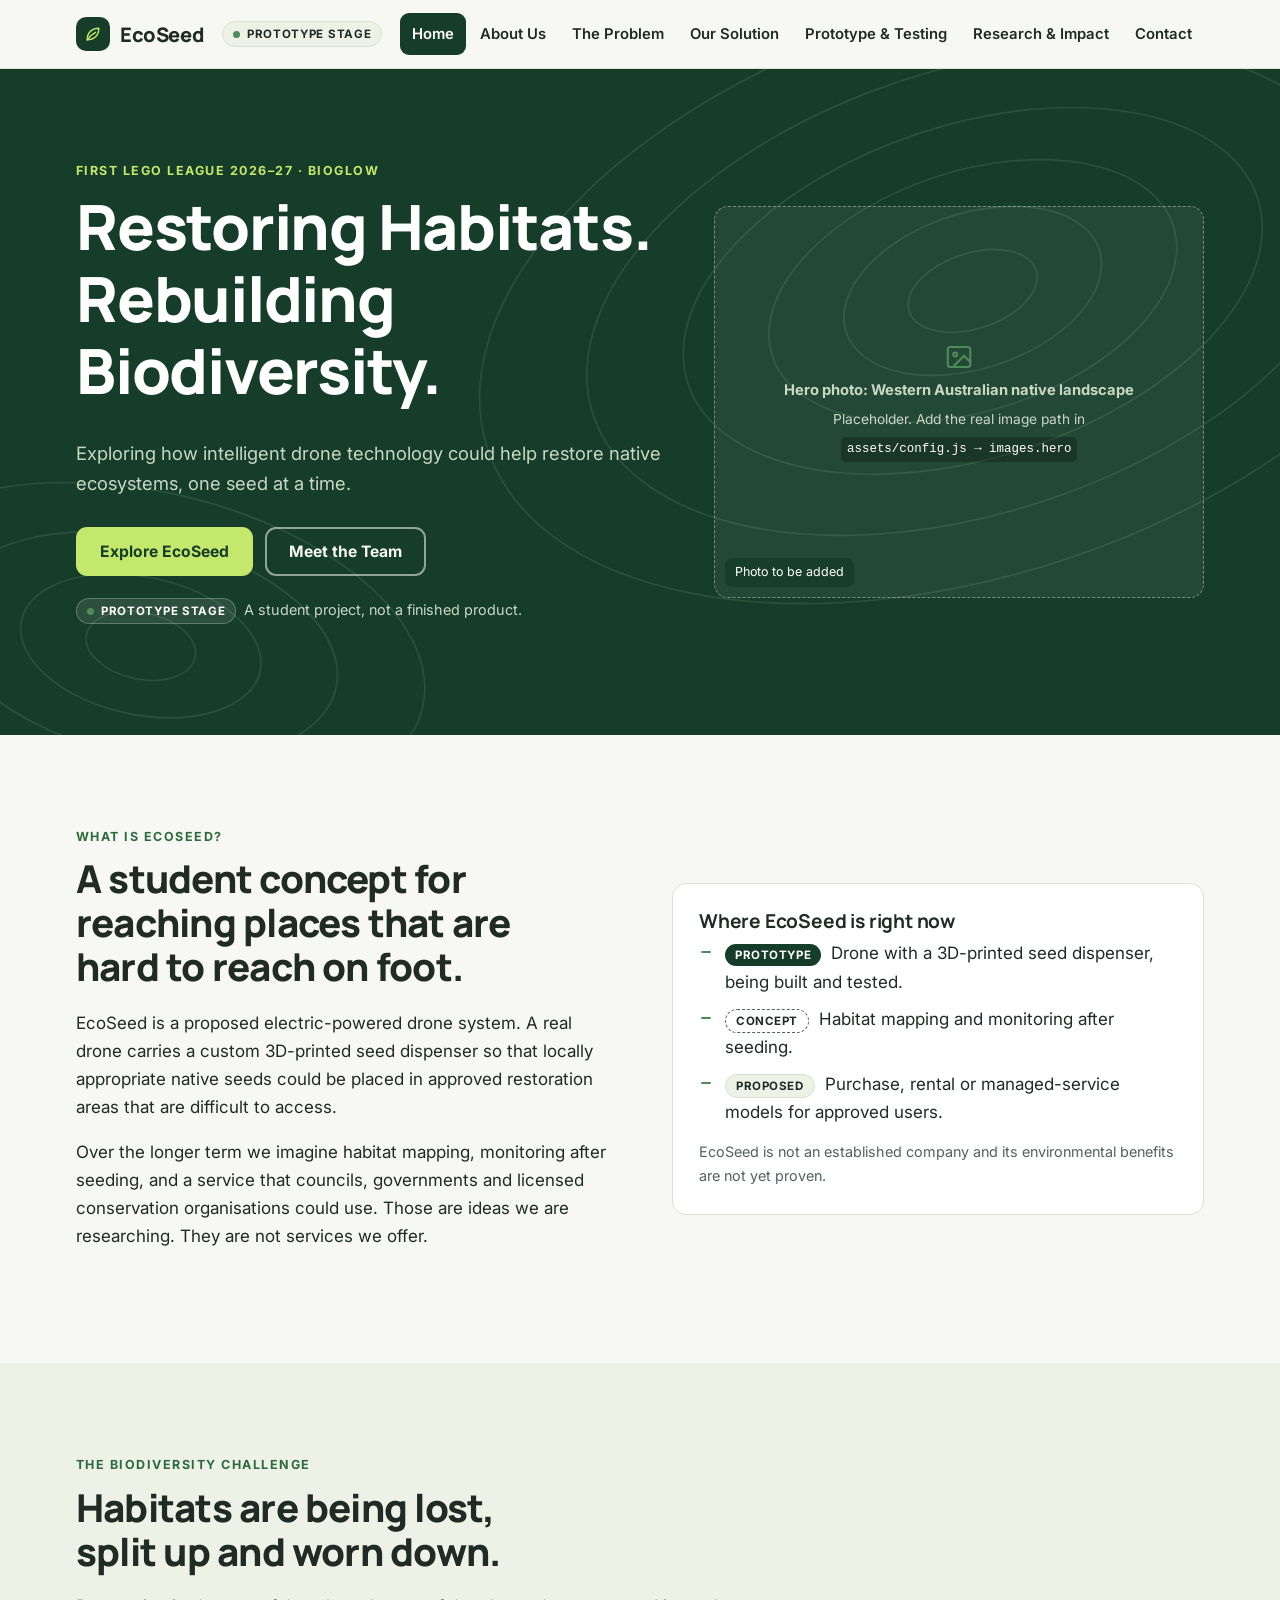
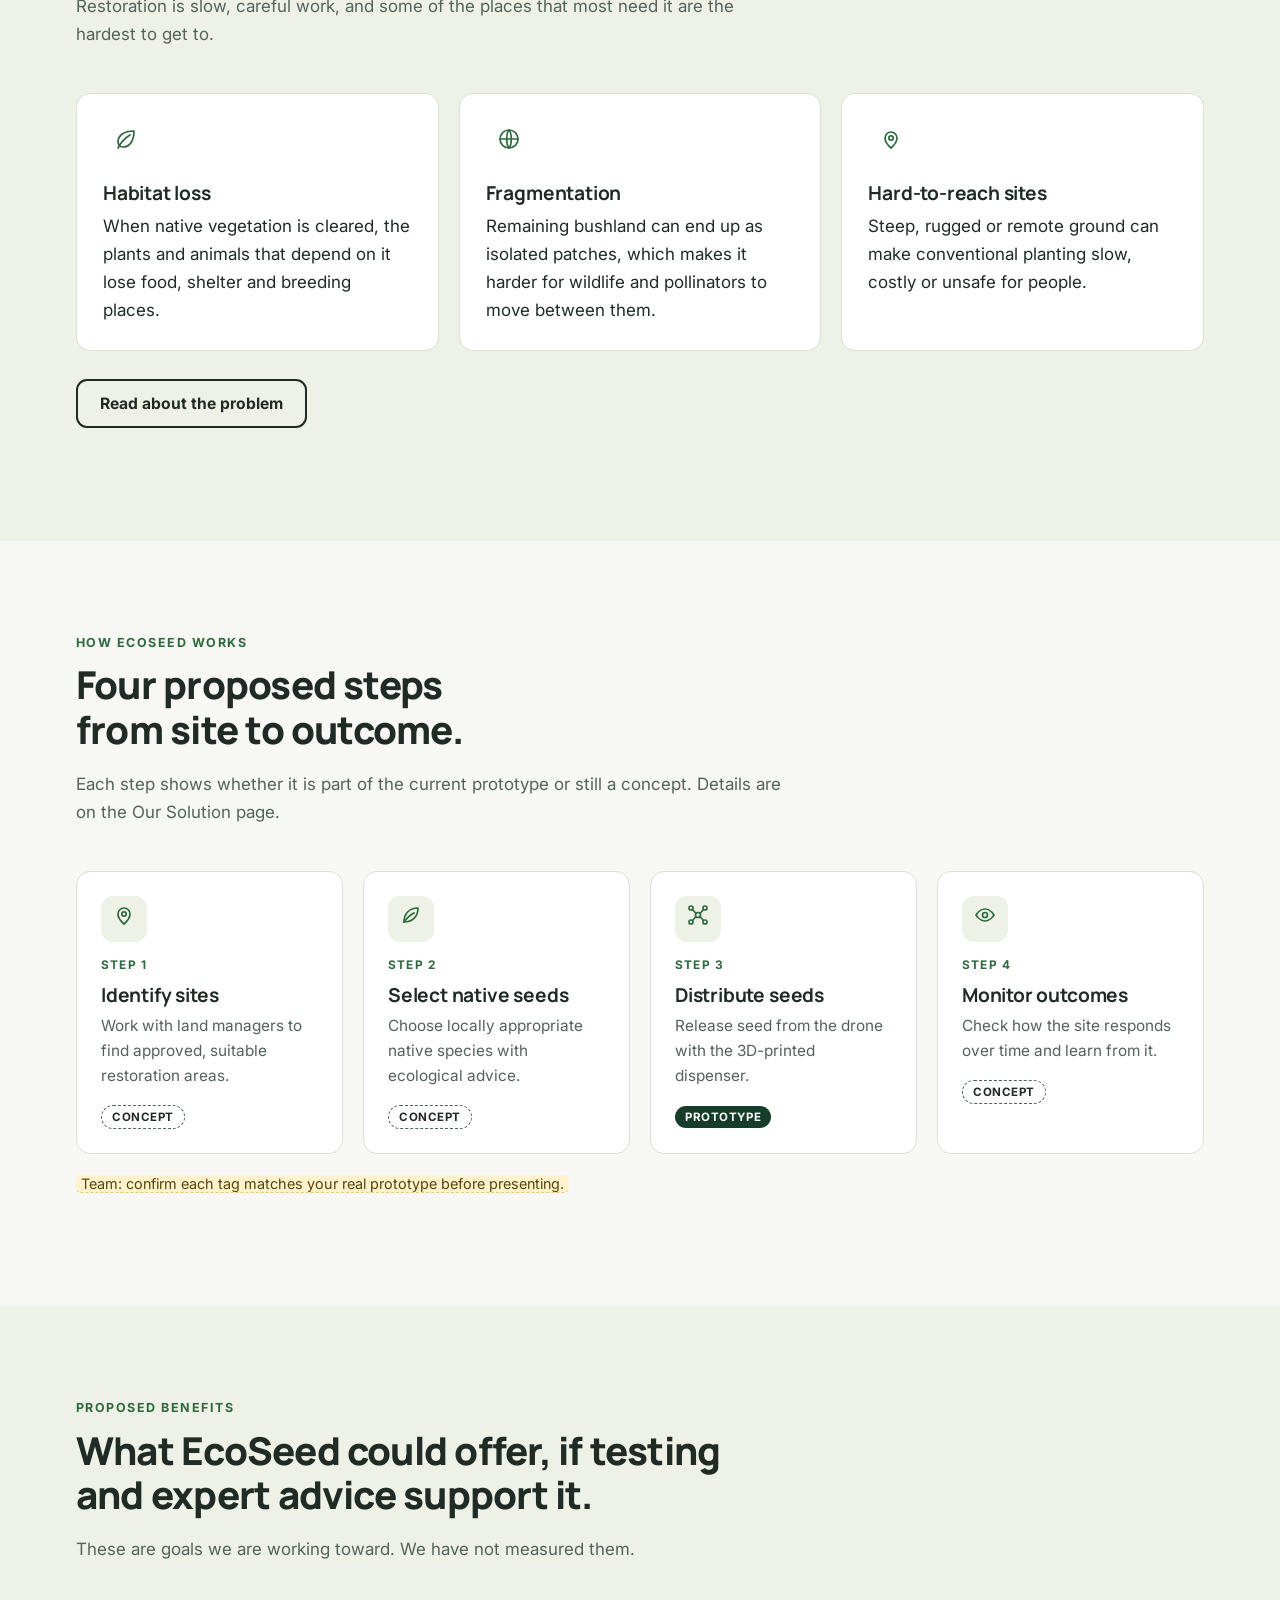
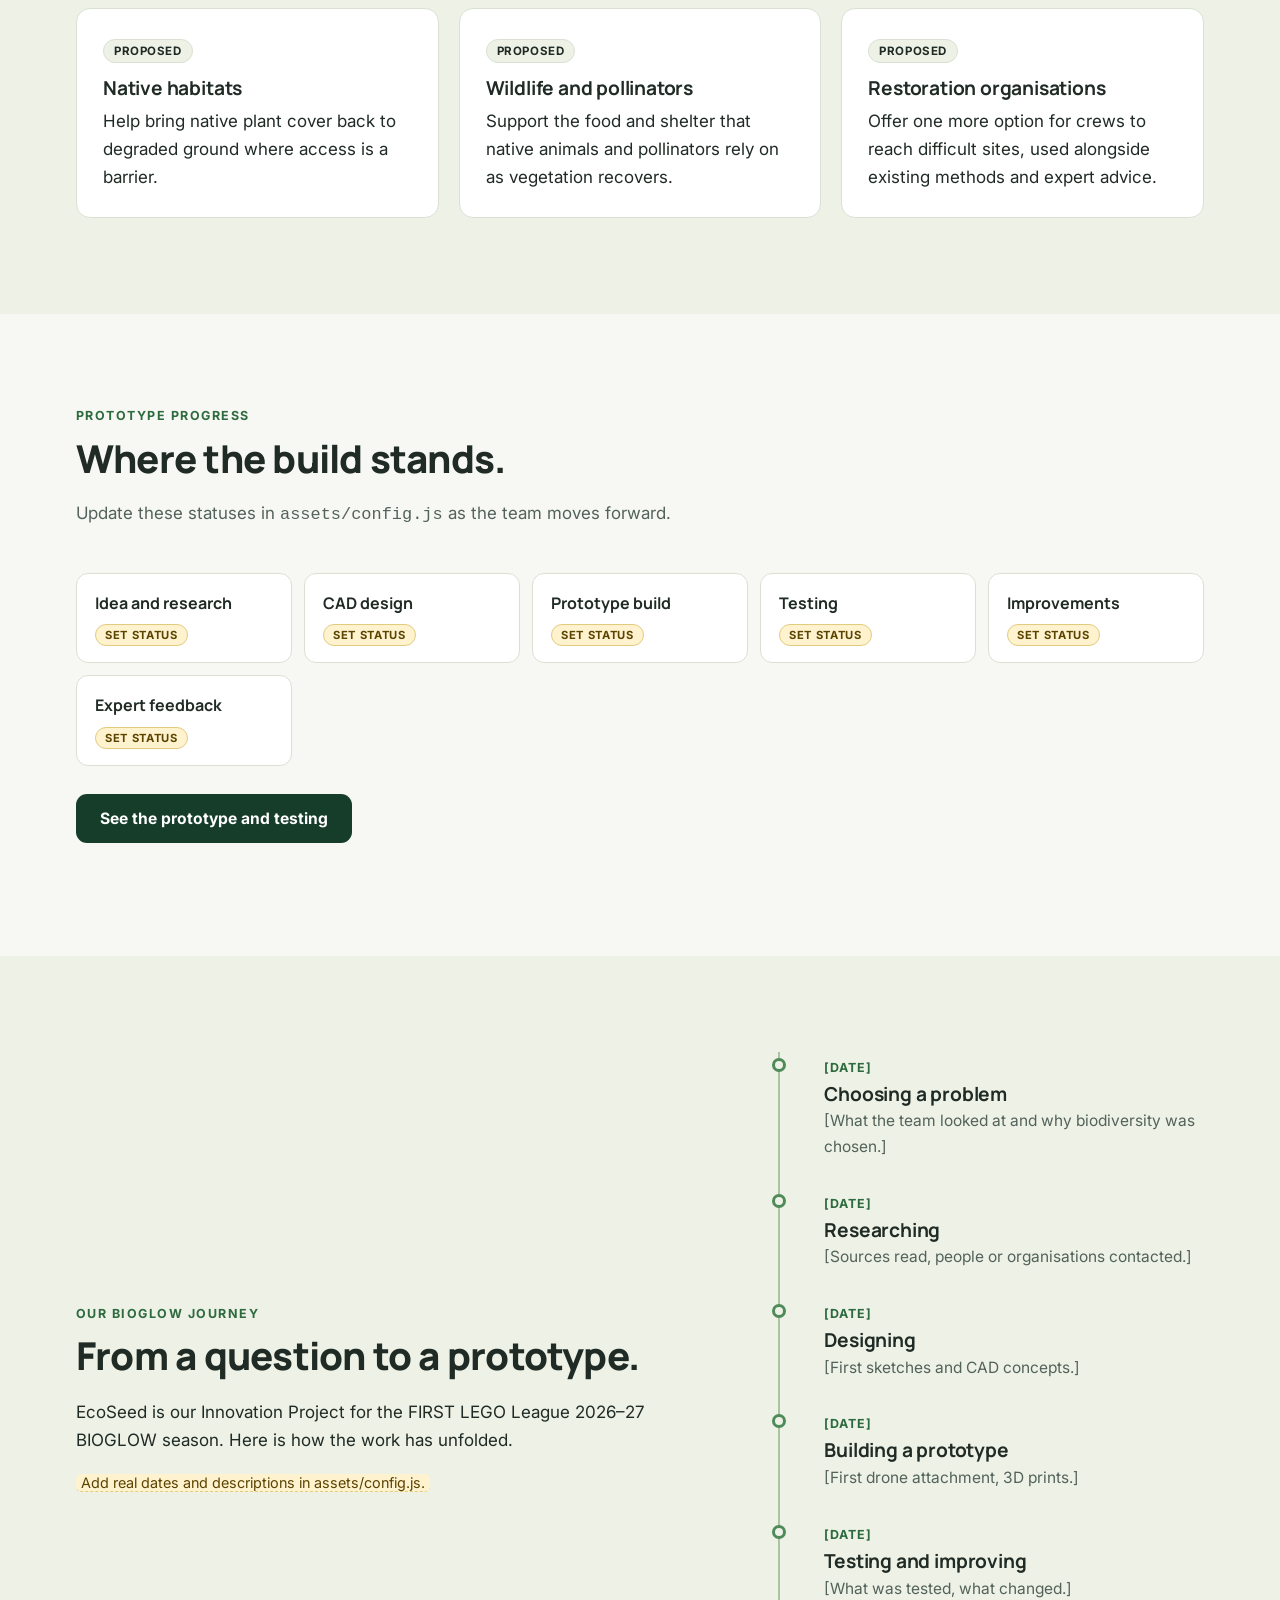
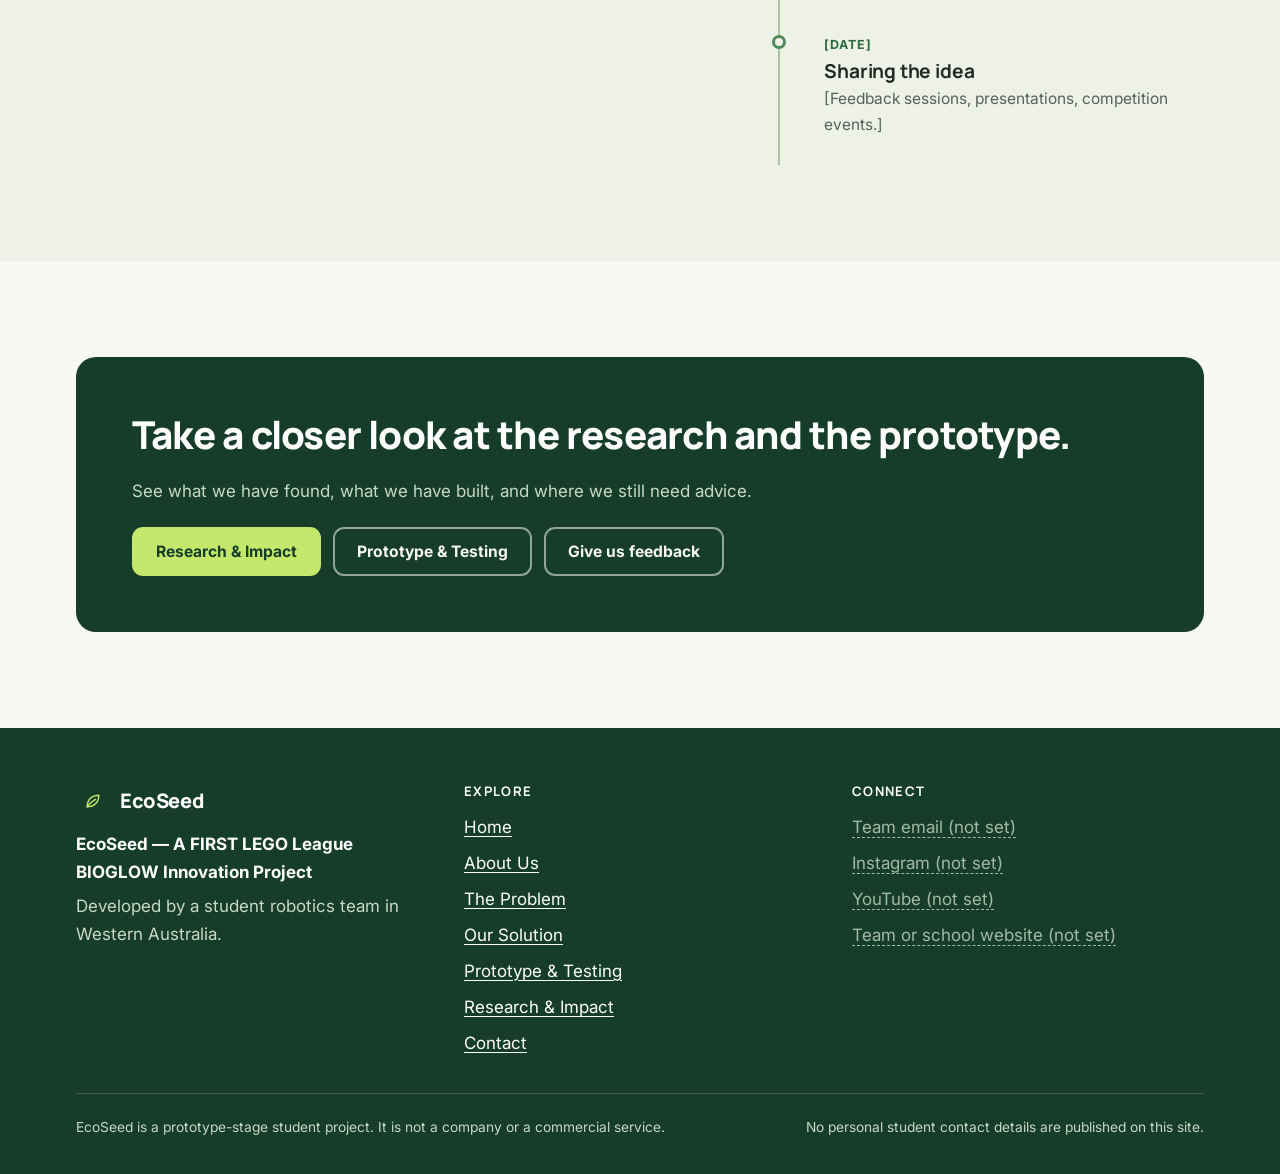
<file: index.html>
<!doctype html><html><head><meta charset=utf8><meta name=viewport content="width=device-width,initial-scale=1,viewport-fit=cover"><style>:root{color-scheme:light;box-sizing:border-box;padding-top:env(safe-area-inset-top,0px);padding-bottom:env(safe-area-inset-bottom,0px)}html{scroll-padding-top:env(safe-area-inset-top,0px)}body{margin:0;padding:0;font:14px -apple-system,BlinkMacSystemFont,sans-serif;background:#fff;color:#000}img{max-width:100%}[hidden]:not([hidden=until-found i]){display:none!important}</style></head><body>
<meta name="claude:viewport-fit-sides" content="cover">
<title>EcoSeed</title>
<meta name="description" content="EcoSeed is a student-developed concept exploring how an electric drone with a 3D-printed seed dispenser could help restore native habitats in Western Australia. A FIRST LEGO League BIOGLOW Innovation Project.">
<meta name="theme-color" content="#163D2A">
<link rel="preconnect" href="https://fonts.googleapis.com"><link rel="preconnect" href="https://fonts.gstatic.com" crossorigin>
<link rel="stylesheet" href="https://fonts.googleapis.com/css2?family=Inter:wght@400;500;600;700&family=Manrope:wght@600;700;800&display=swap">
<link rel="stylesheet" href="assets/styles.css">
<a class="skip" href="#main">Skip to content</a>
<div id="site-header"></div>

<main id="main" data-page="home">

<section class="hero">
  <svg class="topo" viewBox="0 0 1200 600" preserveAspectRatio="xMidYMid slice" aria-hidden="true" fill="none" stroke="#A8C5A0" stroke-opacity=".16" stroke-width="1.5"><g transform="translate(900 200) rotate(-18)"><ellipse rx="60" ry="34"/><ellipse rx="120" ry="70"/><ellipse rx="190" ry="108"/><ellipse rx="270" ry="150"/><ellipse rx="360" ry="200"/><ellipse rx="460" ry="256"/></g><g transform="translate(150 520) rotate(12)"><ellipse rx="50" ry="30"/><ellipse rx="110" ry="62"/><ellipse rx="180" ry="98"/><ellipse rx="260" ry="140"/></g></svg>
  <div class="container hero-inner">
    <div>
      <span class="eyebrow">FIRST LEGO League 2026–27 · BIOGLOW</span>
      <h1>Restoring Habitats. Rebuilding Biodiversity.</h1>
      <p class="lead">Exploring how intelligent drone technology could help restore native ecosystems, one seed at a time.</p>
      <div class="btn-row" style="margin-top:28px">
        <a class="btn btn-lime" href="solution.html">Explore EcoSeed</a>
        <a class="btn btn-outline-light" href="about.html#team">Meet the Team</a>
      </div>
      <p class="small" style="margin-top:22px;color:var(--hero-muted)"><span class="status-pill" style="background:rgba(247,248,243,.1);color:#fff;border-color:rgba(247,248,243,.25)">Prototype stage</span>&nbsp; A student project, not a finished product.</p>
    </div>
    <figure class="slot" data-slot="hero" data-label="Hero photo: Western Australian native landscape" data-caption="Photo to be added"></figure>
  </div>
</section>

<section class="section">
  <div class="container split">
    <div class="reveal">
      <span class="eyebrow">What is EcoSeed?</span>
      <h2>A student concept for reaching places that are hard to reach on foot.</h2>
      <p>EcoSeed is a proposed electric-powered drone system. A real drone carries a custom 3D-printed seed dispenser so that locally appropriate native seeds could be placed in approved restoration areas that are difficult to access.</p>
      <p>Over the longer term we imagine habitat mapping, monitoring after seeding, and a service that councils, governments and licensed conservation organisations could use. Those are ideas we are researching. They are not services we offer.</p>
    </div>
    <div class="card flat reveal">
      <h3>Where EcoSeed is right now</h3>
      <ul class="clean">
        <li><span class="tag tag-proto">Prototype</span>&nbsp; Drone with a 3D-printed seed dispenser, being built and tested.</li>
        <li><span class="tag tag-concept">Concept</span>&nbsp; Habitat mapping and monitoring after seeding.</li>
        <li><span class="tag tag-proposed">Proposed</span>&nbsp; Purchase, rental or managed-service models for approved users.</li>
      </ul>
      <p class="small muted" style="margin-top:14px">EcoSeed is not an established company and its environmental benefits are not yet proven.</p>
    </div>
  </div>
</section>

<section class="section alt">
  <div class="container">
    <div class="section-head reveal">
      <span class="eyebrow">The biodiversity challenge</span>
      <h2>Habitats are being lost, split up and worn down.</h2>
      <p>Restoration is slow, careful work, and some of the places that most need it are the hardest to get to.</p>
    </div>
    <div class="grid cols-3">
      <article class="card reveal"><div class="icon"><span data-icon="leaf"></span></div><h3>Habitat loss</h3><p>When native vegetation is cleared, the plants and animals that depend on it lose food, shelter and breeding places.</p></article>
      <article class="card reveal"><div class="icon"><span data-icon="globe"></span></div><h3>Fragmentation</h3><p>Remaining bushland can end up as isolated patches, which makes it harder for wildlife and pollinators to move between them.</p></article>
      <article class="card reveal"><div class="icon"><span data-icon="site"></span></div><h3>Hard-to-reach sites</h3><p>Steep, rugged or remote ground can make conventional planting slow, costly or unsafe for people.</p></article>
    </div>
    <p style="margin-top:28px"><a class="btn btn-ghost" href="problem.html">Read about the problem</a></p>
  </div>
</section>

<section class="section">
  <div class="container">
    <div class="section-head reveal">
      <span class="eyebrow">How EcoSeed works</span>
      <h2>Four proposed steps from site to outcome.</h2>
      <p>Each step shows whether it is part of the current prototype or still a concept. Details are on the Our Solution page.</p>
    </div>
    <ol class="process">
      <li class="reveal"><div class="icon"><span data-icon="site"></span></div><span class="step-n">Step 1</span><h3>Identify sites</h3><p>Work with land managers to find approved, suitable restoration areas.</p><span class="tag tag-concept">Concept</span></li>
      <li class="reveal"><div class="icon"><span data-icon="seed"></span></div><span class="step-n">Step 2</span><h3>Select native seeds</h3><p>Choose locally appropriate native species with ecological advice.</p><span class="tag tag-concept">Concept</span></li>
      <li class="reveal"><div class="icon"><span data-icon="drone"></span></div><span class="step-n">Step 3</span><h3>Distribute seeds</h3><p>Release seed from the drone with the 3D-printed dispenser.</p><span class="tag tag-proto">Prototype</span></li>
      <li class="reveal"><div class="icon"><span data-icon="monitor"></span></div><span class="step-n">Step 4</span><h3>Monitor outcomes</h3><p>Check how the site responds over time and learn from it.</p><span class="tag tag-concept">Concept</span></li>
    </ol>
    <p class="small muted" style="margin-top:18px"><span class="ph">Team: confirm each tag matches your real prototype before presenting.</span></p>
  </div>
</section>

<section class="section alt">
  <div class="container">
    <div class="section-head reveal">
      <span class="eyebrow">Proposed benefits</span>
      <h2>What EcoSeed could offer, if testing and expert advice support it.</h2>
      <p>These are goals we are working toward. We have not measured them.</p>
    </div>
    <div class="grid cols-3">
      <article class="card reveal"><span class="tag tag-proposed">Proposed</span><h3 style="margin-top:14px">Native habitats</h3><p>Help bring native plant cover back to degraded ground where access is a barrier.</p></article>
      <article class="card reveal"><span class="tag tag-proposed">Proposed</span><h3 style="margin-top:14px">Wildlife and pollinators</h3><p>Support the food and shelter that native animals and pollinators rely on as vegetation recovers.</p></article>
      <article class="card reveal"><span class="tag tag-proposed">Proposed</span><h3 style="margin-top:14px">Restoration organisations</h3><p>Offer one more option for crews to reach difficult sites, used alongside existing methods and expert advice.</p></article>
    </div>
  </div>
</section>

<section class="section">
  <div class="container">
    <div class="section-head reveal">
      <span class="eyebrow">Prototype progress</span>
      <h2>Where the build stands.</h2>
      <p>Update these statuses in <code>assets/config.js</code> as the team moves forward.</p>
    </div>
    <ul class="progress reveal" data-render="progress"></ul>
    <p style="margin-top:28px"><a class="btn btn-primary" href="prototype.html">See the prototype and testing</a></p>
  </div>
</section>

<section class="section alt">
  <div class="container split wide-left">
    <div class="reveal">
      <span class="eyebrow">Our BIOGLOW journey</span>
      <h2>From a question to a prototype.</h2>
      <p>EcoSeed is our Innovation Project for the FIRST LEGO League 2026–27 BIOGLOW season. Here is how the work has unfolded.</p>
      <p class="small"><span class="ph">Add real dates and descriptions in assets/config.js.</span></p>
    </div>
    <ol class="timeline reveal" data-render="timeline"></ol>
  </div>
</section>

<section class="section">
  <div class="container">
    <div class="cta-band reveal">
      <h2>Take a closer look at the research and the prototype.</h2>
      <p>See what we have found, what we have built, and where we still need advice.</p>
      <div class="btn-row" style="margin-top:22px">
        <a class="btn btn-lime" href="research.html">Research &amp; Impact</a>
        <a class="btn btn-outline-light" href="prototype.html">Prototype &amp; Testing</a>
        <a class="btn btn-outline-light" href="contact.html">Give us feedback</a>
      </div>
    </div>
  </div>
</section>

</main>
<div id="site-footer"></div>
<script src="assets/config.js"></script>
<script src="assets/site.js"></script>

</body></html>
</file>
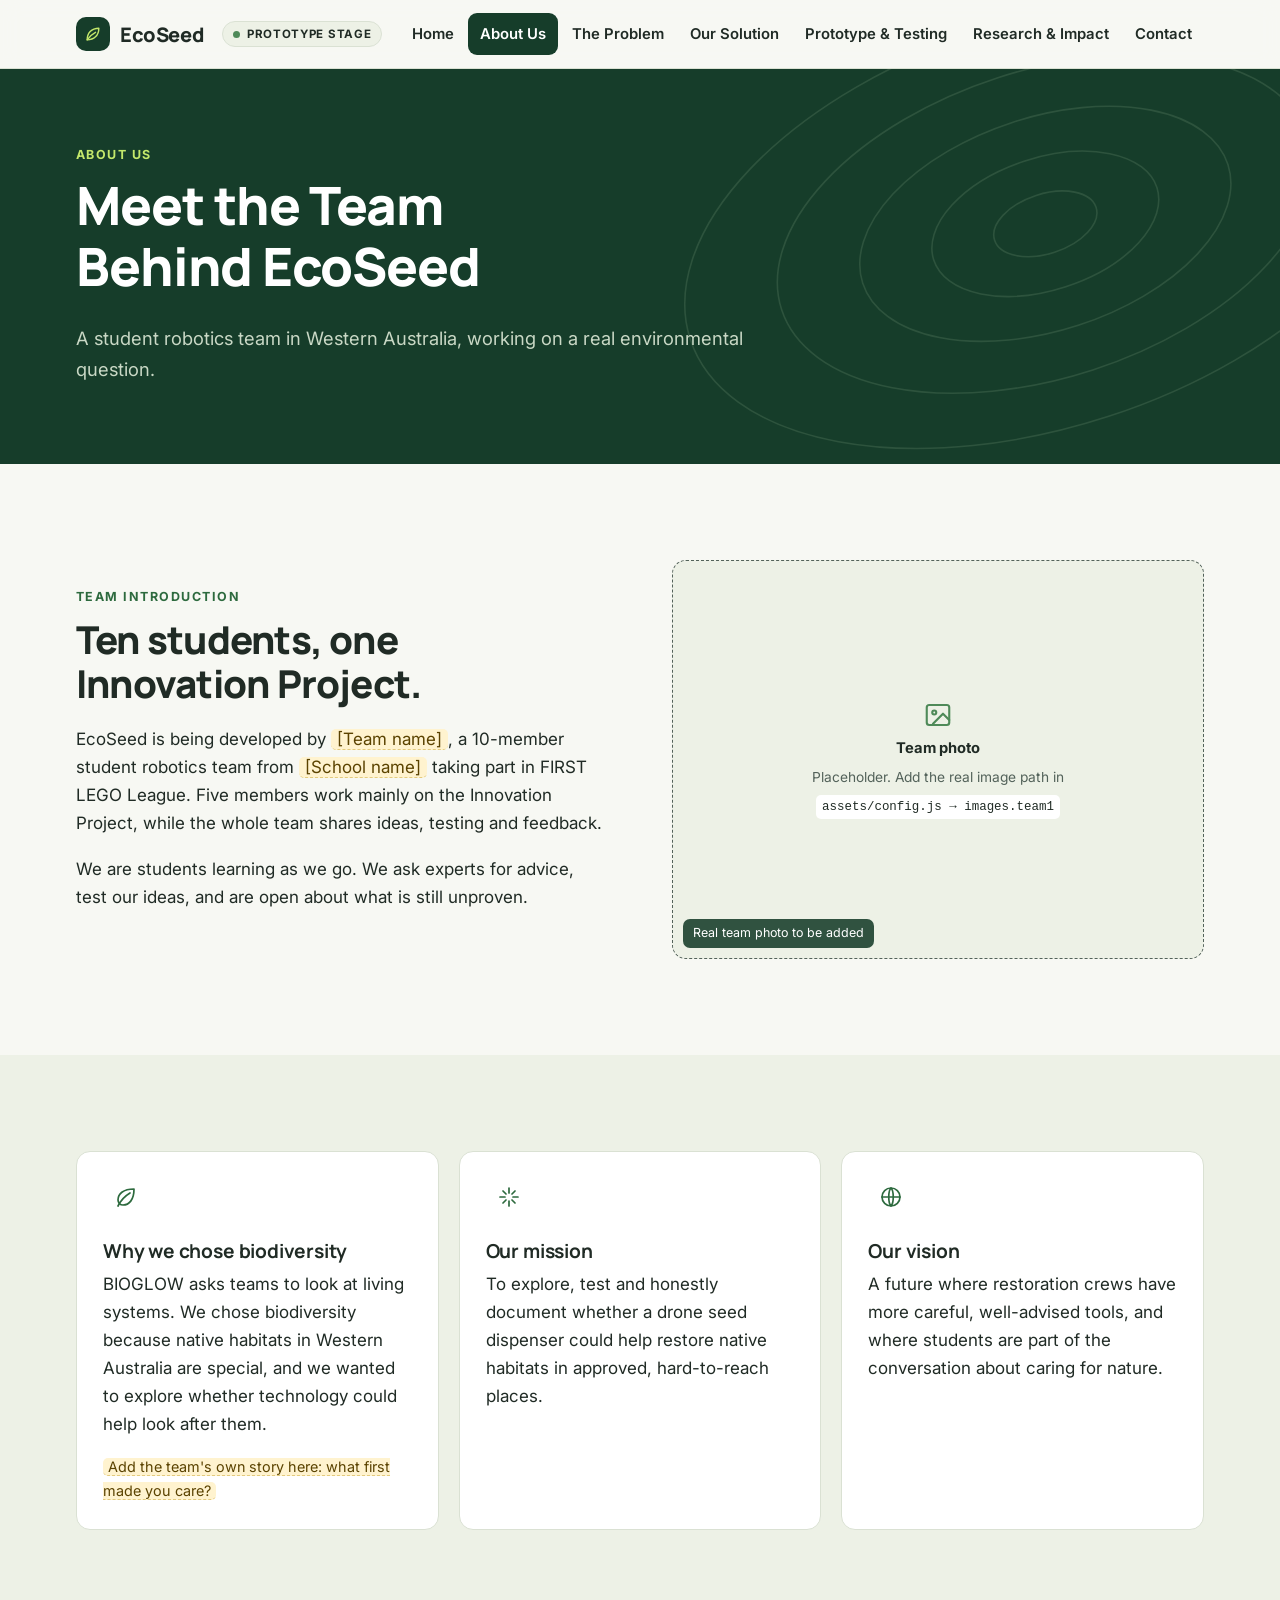
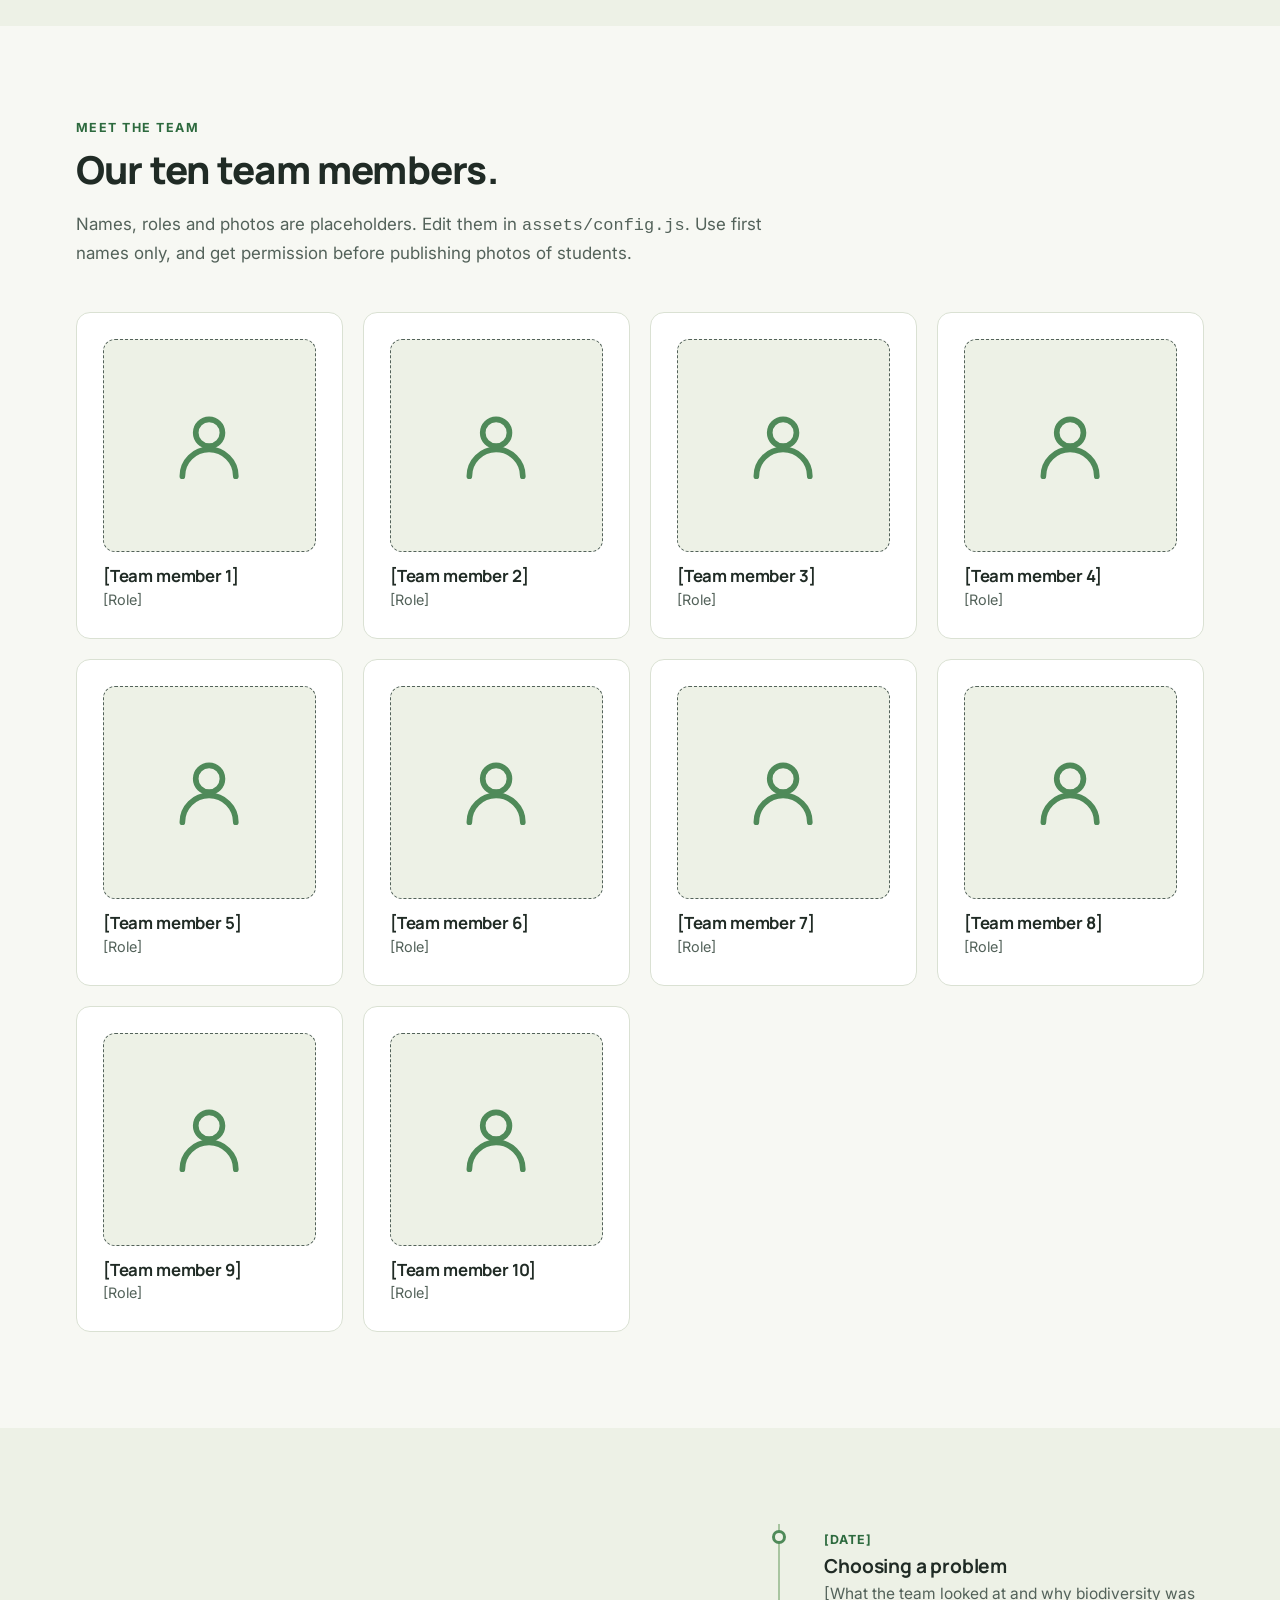
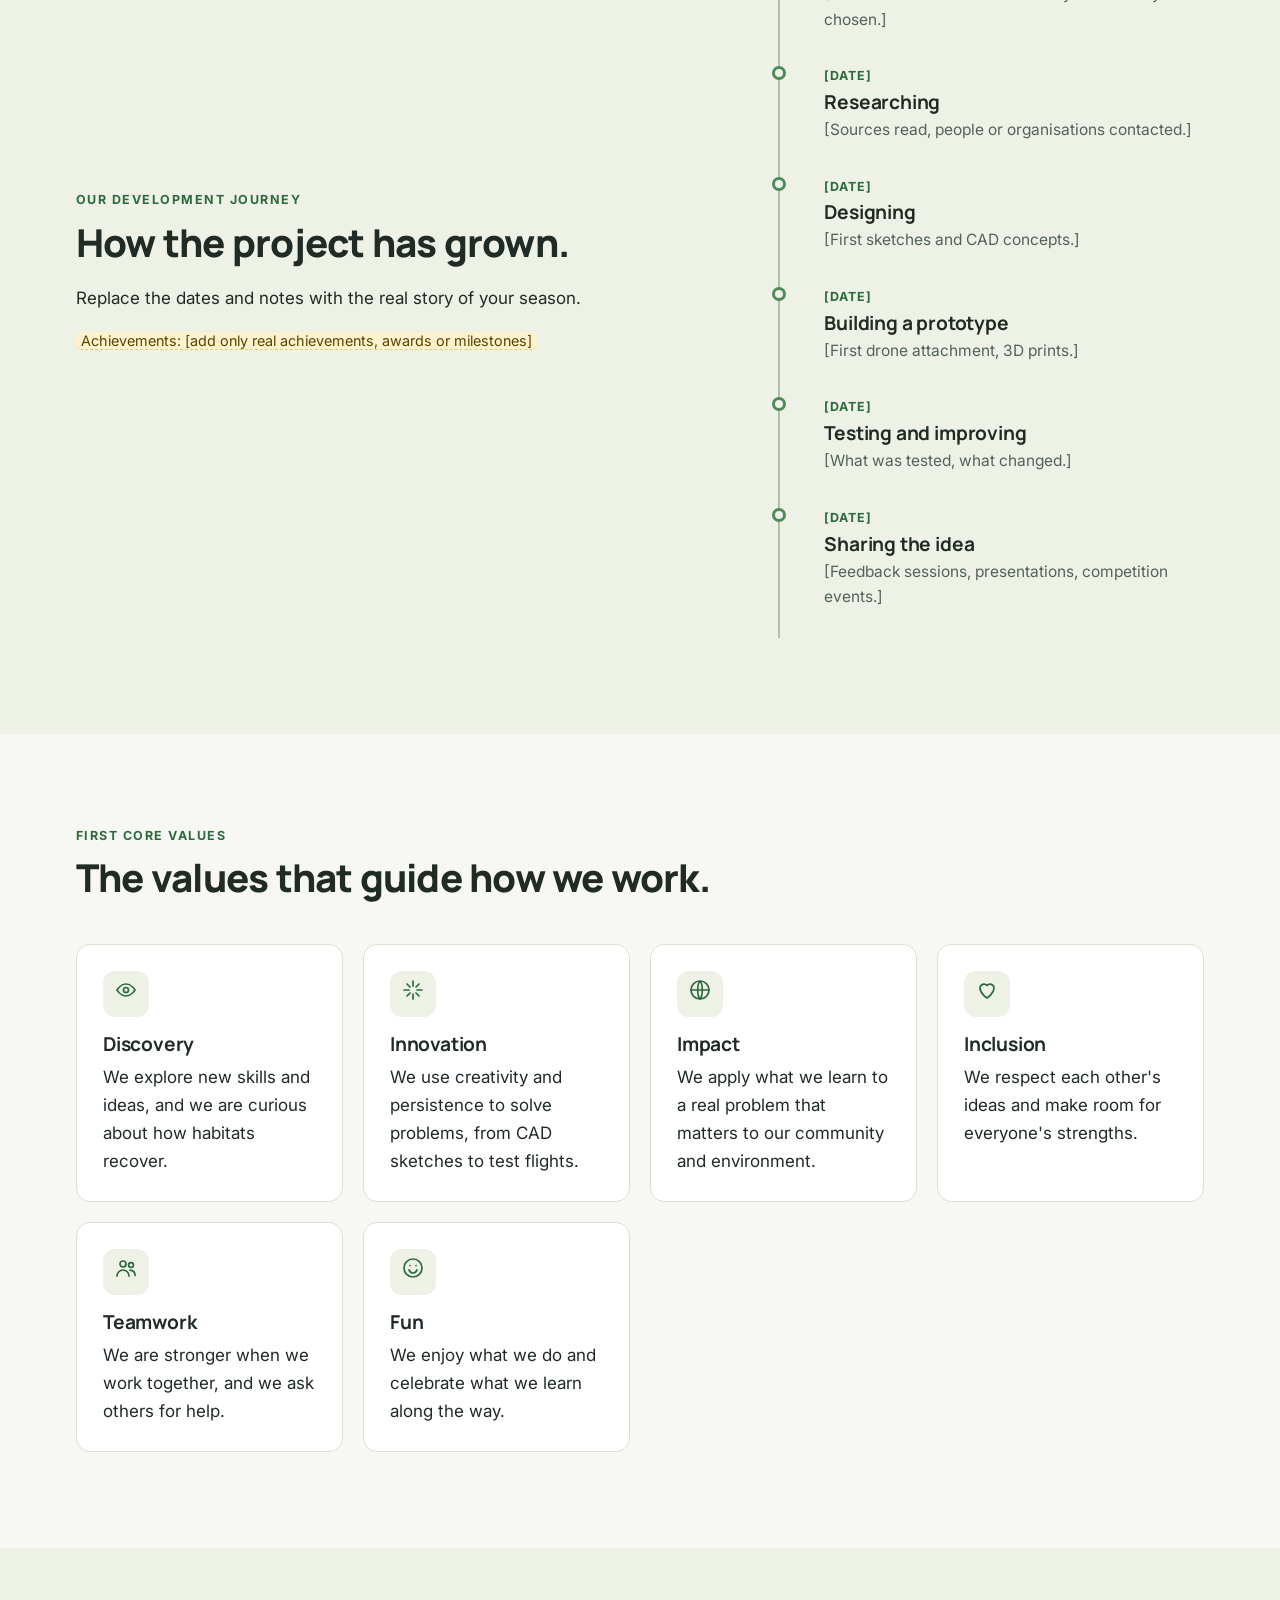
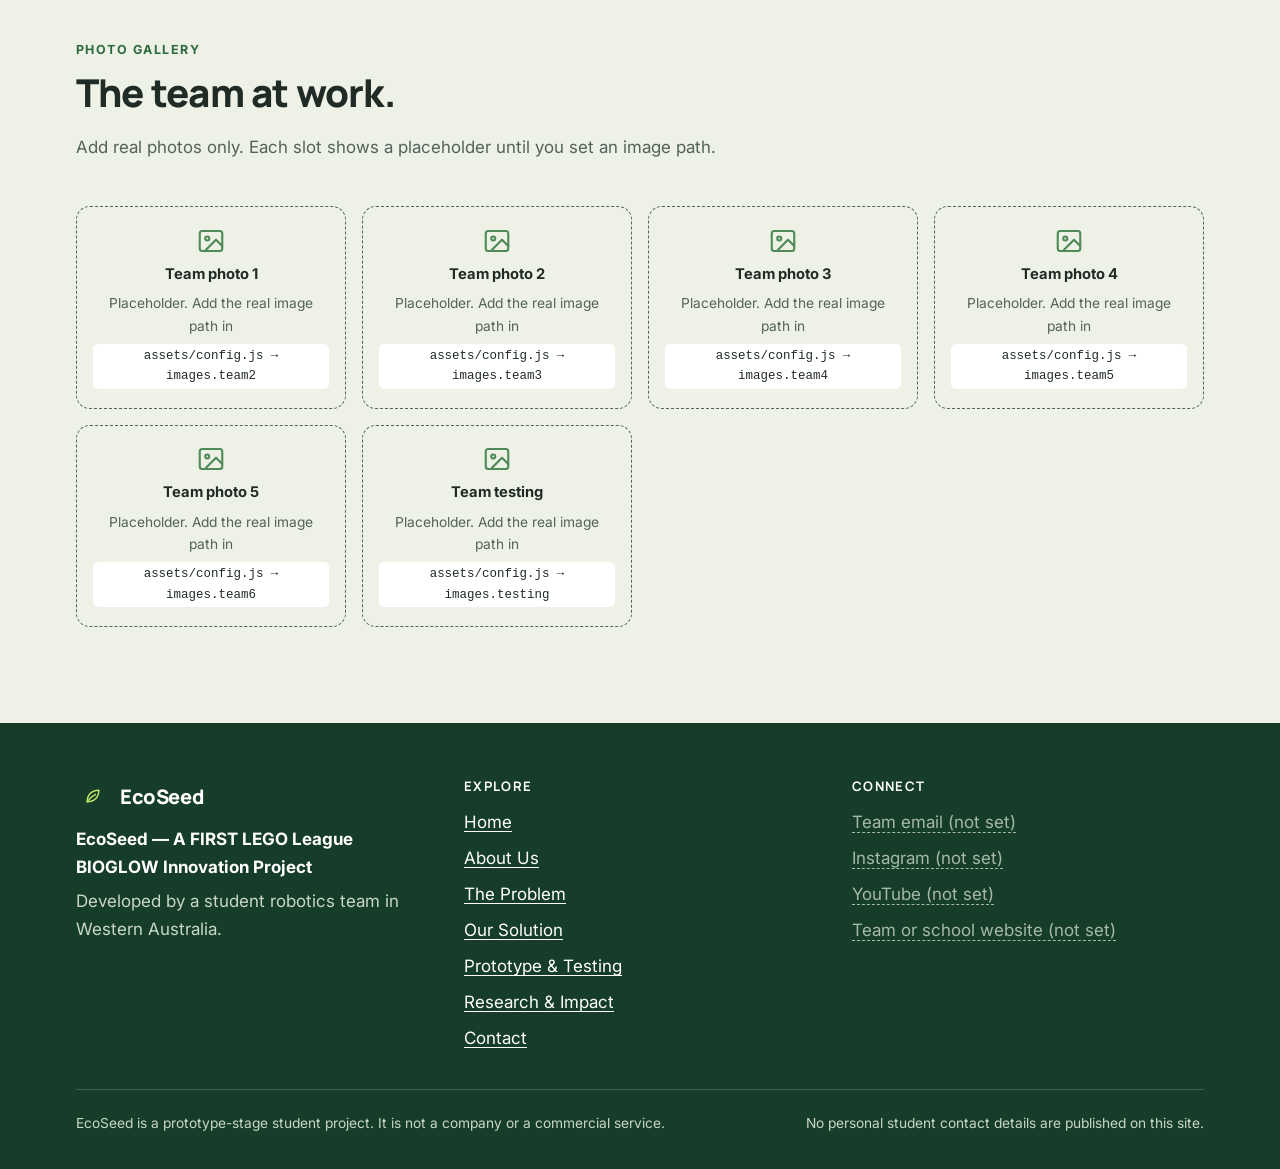
<file: about.html>
<!doctype html>
<html lang="en-AU">
<head>
<meta charset="utf-8">
<meta name="viewport" content="width=device-width, initial-scale=1">
<title>About Us | EcoSeed</title>
<meta name="description" content="Meet the student robotics team behind EcoSeed, a FIRST LEGO League BIOGLOW Innovation Project from Western Australia: our mission, our journey and our values.">
<meta name="theme-color" content="#163D2A">
<link rel="preconnect" href="https://fonts.googleapis.com"><link rel="preconnect" href="https://fonts.gstatic.com" crossorigin>
<link rel="stylesheet" href="https://fonts.googleapis.com/css2?family=Inter:wght@400;500;600;700&family=Manrope:wght@600;700;800&display=swap">
<link rel="stylesheet" href="assets/styles.css">
</head>
<body>
<a class="skip" href="#main">Skip to content</a>
<div id="site-header"></div>
<main id="main" data-page="about">

<section class="page-hero">
  <svg class="topo" viewBox="0 0 1200 400" preserveAspectRatio="xMidYMid slice" aria-hidden="true" fill="none" stroke="#A8C5A0" stroke-opacity=".16" stroke-width="1.5"><g transform="translate(980 160) rotate(-18)"><ellipse rx="50" ry="28"/><ellipse rx="110" ry="62"/><ellipse rx="180" ry="100"/><ellipse rx="260" ry="144"/><ellipse rx="350" ry="190"/></g></svg>
  <div class="container">
    <span class="eyebrow">About Us</span>
    <h1>Meet the Team Behind EcoSeed</h1>
    <p class="lead">A student robotics team in Western Australia, working on a real environmental question.</p>
  </div>
</section>

<section class="section">
  <div class="container split">
    <div class="reveal">
      <span class="eyebrow">Team introduction</span>
      <h2>Ten students, one Innovation Project.</h2>
      <p>EcoSeed is being developed by <span data-cfg="teamName"></span>, a 10-member student robotics team from <span data-cfg="schoolName"></span> taking part in FIRST LEGO League. Five members work mainly on the Innovation Project, while the whole team shares ideas, testing and feedback.</p>
      <p>We are students learning as we go. We ask experts for advice, test our ideas, and are open about what is still unproven.</p>
    </div>
    <figure class="slot" data-slot="team1" data-label="Team photo" data-caption="Real team photo to be added" style="--ratio:4/3"></figure>
  </div>
</section>

<section class="section alt">
  <div class="container">
    <div class="grid cols-3">
      <article class="card reveal"><div class="icon"><span data-icon="leaf"></span></div><h3>Why we chose biodiversity</h3><p>BIOGLOW asks teams to look at living systems. We chose biodiversity because native habitats in Western Australia are special, and we wanted to explore whether technology could help look after them.</p><p class="small"><span class="ph">Add the team's own story here: what first made you care?</span></p></article>
      <article class="card reveal"><div class="icon"><span data-icon="spark"></span></div><h3>Our mission</h3><p>To explore, test and honestly document whether a drone seed dispenser could help restore native habitats in approved, hard-to-reach places.</p></article>
      <article class="card reveal"><div class="icon"><span data-icon="globe"></span></div><h3>Our vision</h3><p>A future where restoration crews have more careful, well-advised tools, and where students are part of the conversation about caring for nature.</p></article>
    </div>
  </div>
</section>

<section class="section" id="team">
  <div class="container">
    <div class="section-head reveal">
      <span class="eyebrow">Meet the Team</span>
      <h2>Our ten team members.</h2>
      <p>Names, roles and photos are placeholders. Edit them in <code>assets/config.js</code>. Use first names only, and get permission before publishing photos of students.</p>
    </div>
    <div class="grid cols-4 reveal" data-render="team"></div>
  </div>
</section>

<section class="section alt">
  <div class="container split wide-left">
    <div class="reveal">
      <span class="eyebrow">Our development journey</span>
      <h2>How the project has grown.</h2>
      <p>Replace the dates and notes with the real story of your season.</p>
      <p class="small"><span class="ph">Achievements: [add only real achievements, awards or milestones]</span></p>
    </div>
    <ol class="timeline reveal" data-render="timeline"></ol>
  </div>
</section>

<section class="section">
  <div class="container">
    <div class="section-head reveal">
      <span class="eyebrow">FIRST Core Values</span>
      <h2>The values that guide how we work.</h2>
    </div>
    <div class="grid cols-3 value-grid">
      <article class="card reveal"><div class="icon"><span data-icon="monitor"></span></div><h3>Discovery</h3><p>We explore new skills and ideas, and we are curious about how habitats recover.</p></article>
      <article class="card reveal"><div class="icon"><span data-icon="spark"></span></div><h3>Innovation</h3><p>We use creativity and persistence to solve problems, from CAD sketches to test flights.</p></article>
      <article class="card reveal"><div class="icon"><span data-icon="globe"></span></div><h3>Impact</h3><p>We apply what we learn to a real problem that matters to our community and environment.</p></article>
      <article class="card reveal"><div class="icon"><span data-icon="heart"></span></div><h3>Inclusion</h3><p>We respect each other's ideas and make room for everyone's strengths.</p></article>
      <article class="card reveal"><div class="icon"><span data-icon="users"></span></div><h3>Teamwork</h3><p>We are stronger when we work together, and we ask others for help.</p></article>
      <article class="card reveal"><div class="icon"><span data-icon="fun"></span></div><h3>Fun</h3><p>We enjoy what we do and celebrate what we learn along the way.</p></article>
    </div>
  </div>
</section>

<section class="section alt">
  <div class="container">
    <div class="section-head reveal">
      <span class="eyebrow">Photo gallery</span>
      <h2>The team at work.</h2>
      <p>Add real photos only. Each slot shows a placeholder until you set an image path.</p>
    </div>
    <div class="gallery reveal">
      <figure class="slot" data-slot="team2" data-label="Team photo 1"></figure>
      <figure class="slot" data-slot="team3" data-label="Team photo 2"></figure>
      <figure class="slot" data-slot="team4" data-label="Team photo 3"></figure>
      <figure class="slot" data-slot="team5" data-label="Team photo 4"></figure>
      <figure class="slot" data-slot="team6" data-label="Team photo 5"></figure>
      <figure class="slot" data-slot="testing" data-label="Team testing"></figure>
    </div>
  </div>
</section>

</main>
<div id="site-footer"></div>
<script src="assets/config.js"></script>
<script src="assets/site.js"></script>
</body>
</html>
</file>
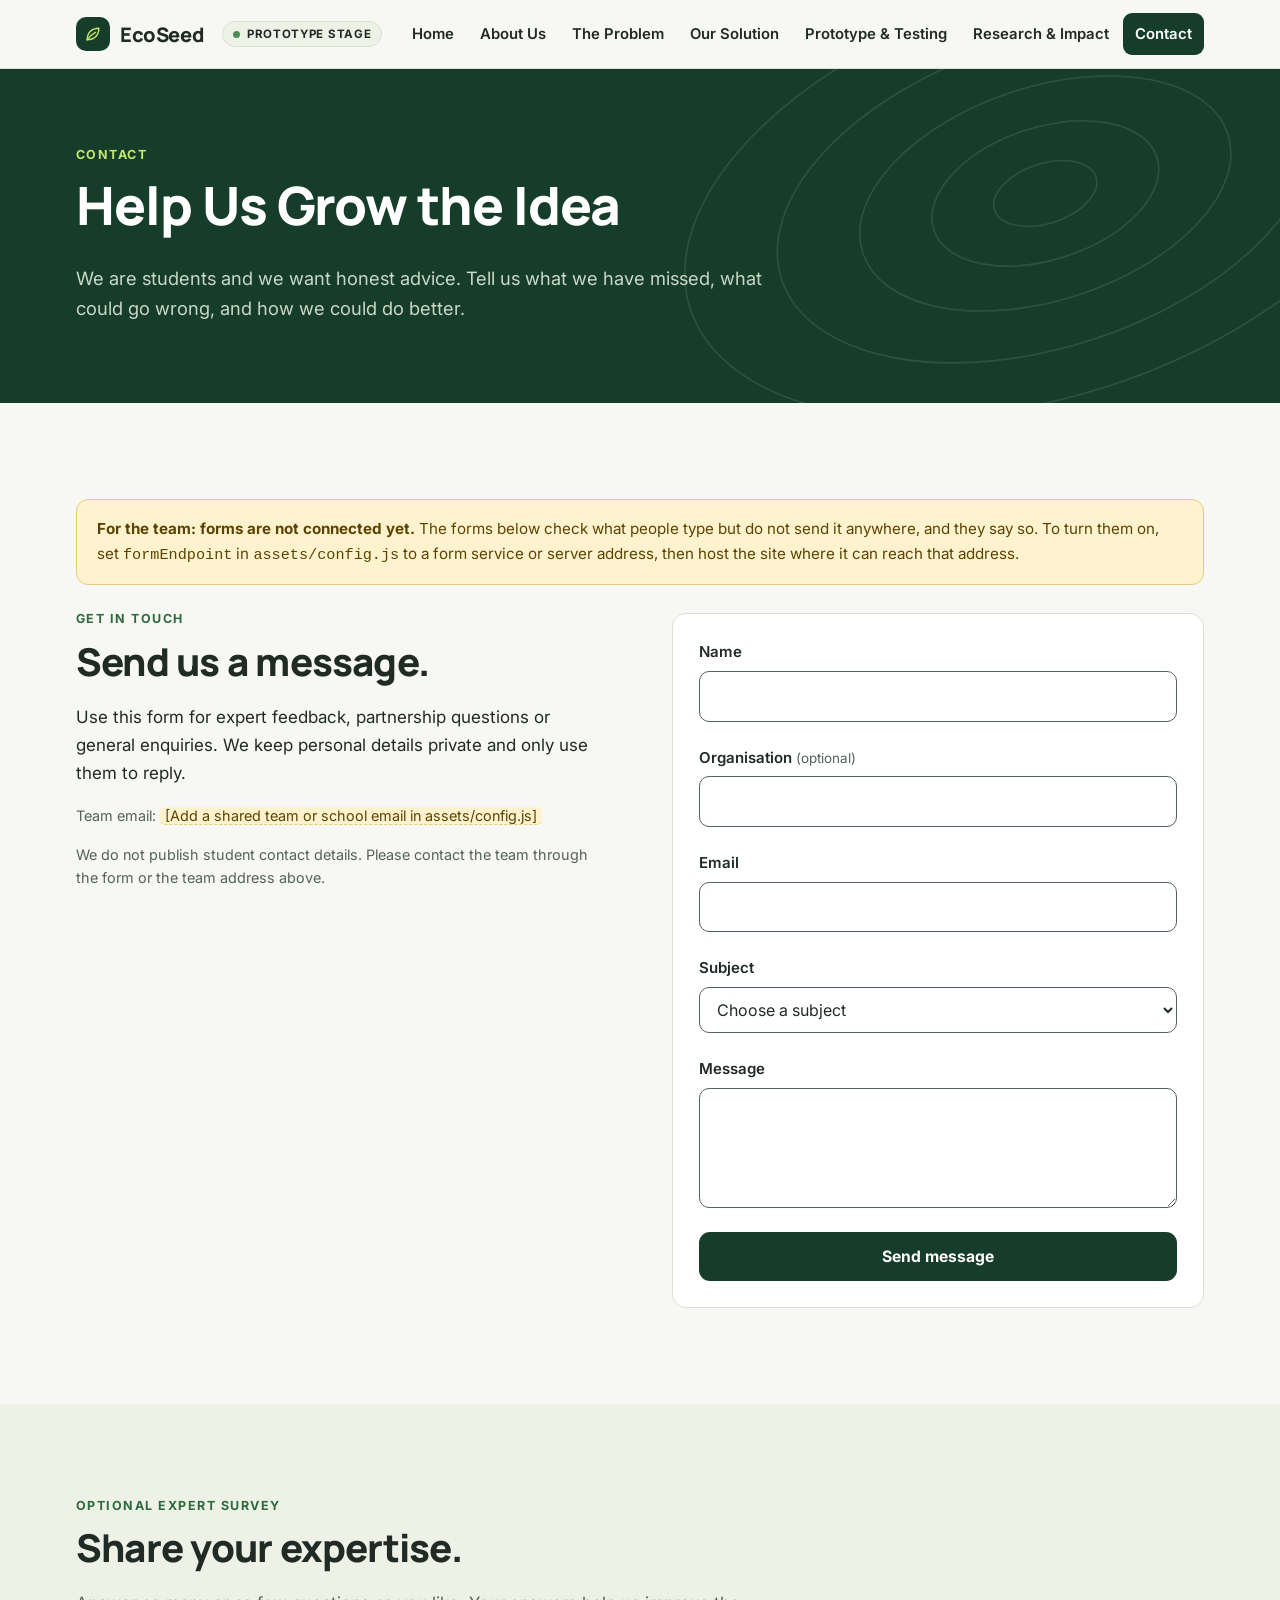
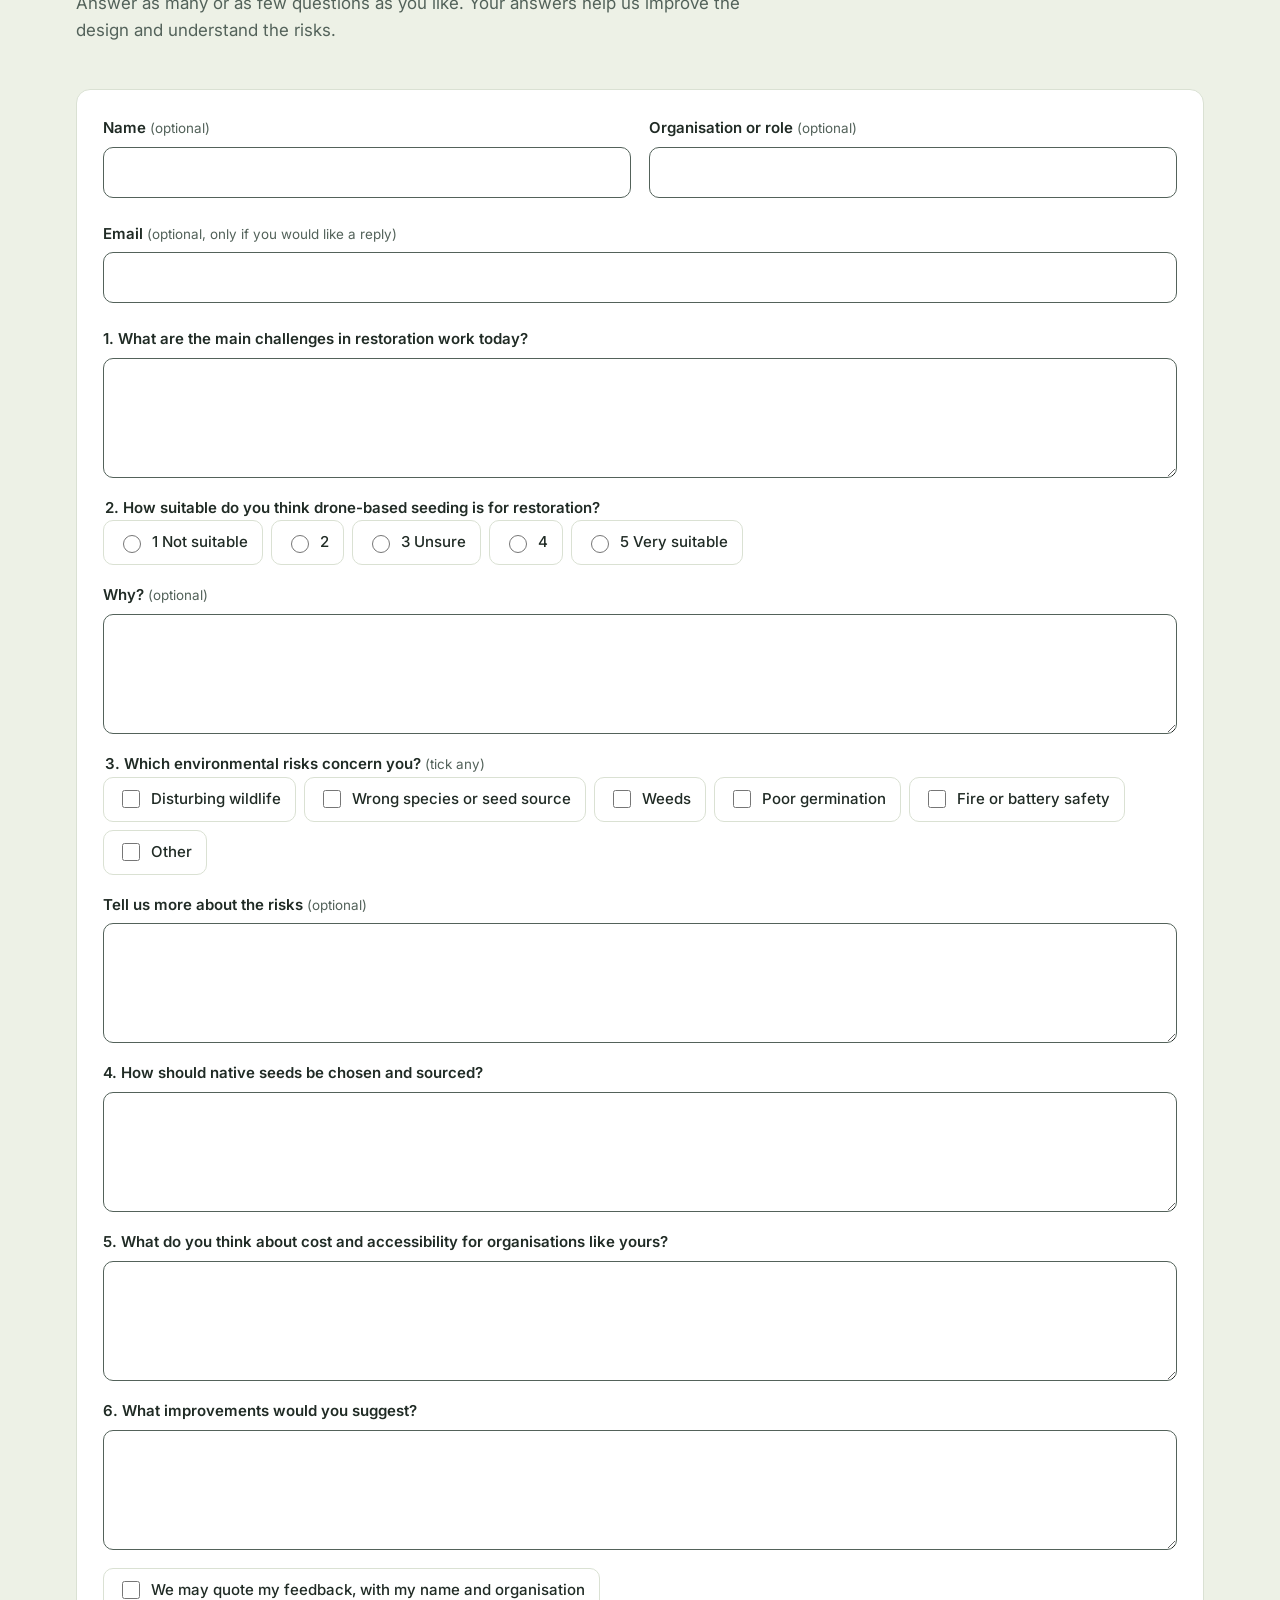
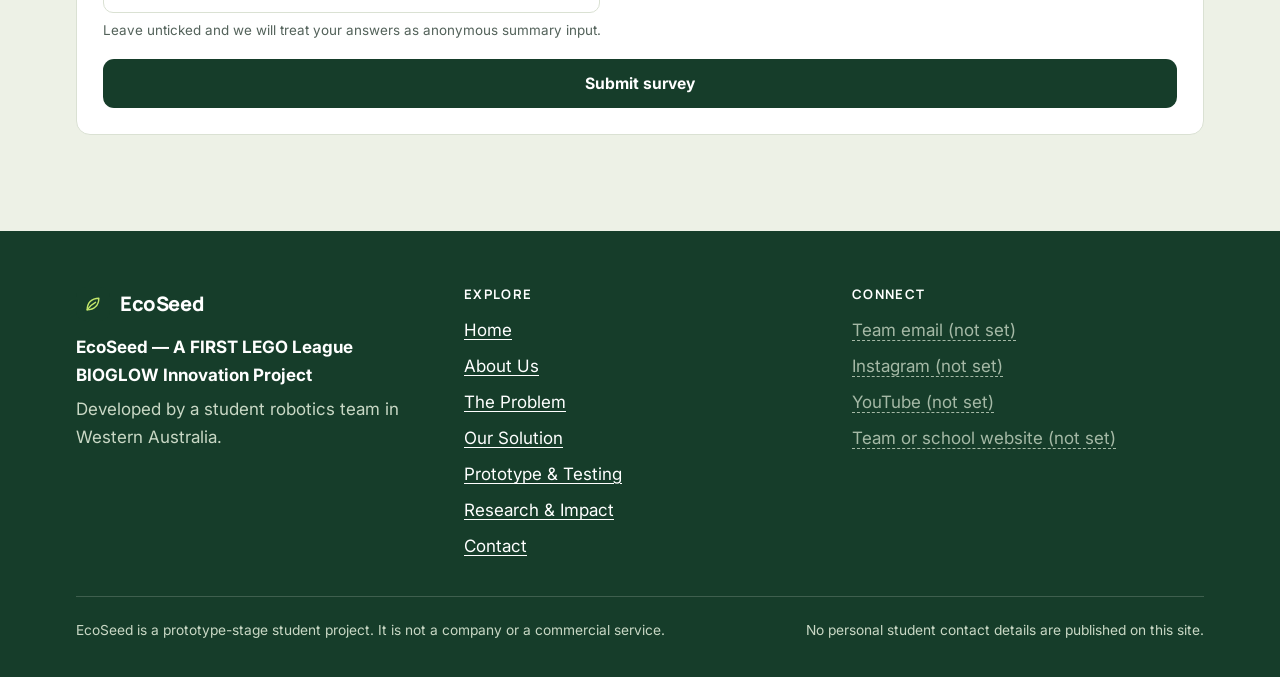
<file: contact.html>
<!doctype html>
<html lang="en-AU">
<head>
<meta charset="utf-8">
<meta name="viewport" content="width=device-width, initial-scale=1">
<title>Contact | EcoSeed</title>
<meta name="description" content="Contact the EcoSeed student team to share expert feedback, ask about a conservation partnership, or complete our optional feedback survey.">
<meta name="theme-color" content="#163D2A">
<link rel="preconnect" href="https://fonts.googleapis.com"><link rel="preconnect" href="https://fonts.gstatic.com" crossorigin>
<link rel="stylesheet" href="https://fonts.googleapis.com/css2?family=Inter:wght@400;500;600;700&family=Manrope:wght@600;700;800&display=swap">
<link rel="stylesheet" href="assets/styles.css">
</head>
<body>
<a class="skip" href="#main">Skip to content</a>
<div id="site-header"></div>
<main id="main" data-page="contact">

<section class="page-hero">
  <svg class="topo" viewBox="0 0 1200 400" preserveAspectRatio="xMidYMid slice" aria-hidden="true" fill="none" stroke="#A8C5A0" stroke-opacity=".16" stroke-width="1.5"><g transform="translate(980 160) rotate(-18)"><ellipse rx="50" ry="28"/><ellipse rx="110" ry="62"/><ellipse rx="180" ry="100"/><ellipse rx="260" ry="144"/><ellipse rx="350" ry="190"/></g></svg>
  <div class="container">
    <span class="eyebrow">Contact</span>
    <h1>Help Us Grow the Idea</h1>
    <p class="lead">We are students and we want honest advice. Tell us what we have missed, what could go wrong, and how we could do better.</p>
  </div>
</section>

<section class="section">
  <div class="container">

    <div class="note reveal" data-config-notice style="margin-bottom:28px">
      <p><strong>For the team: forms are not connected yet.</strong> The forms below check what people type but do not send it anywhere, and they say so. To turn them on, set <code>formEndpoint</code> in <code>assets/config.js</code> to a form service or server address, then host the site where it can reach that address.</p>
    </div>

    <div class="split" style="align-items:start">
      <div class="reveal">
        <span class="eyebrow">Get in touch</span>
        <h2>Send us a message.</h2>
        <p>Use this form for expert feedback, partnership questions or general enquiries. We keep personal details private and only use them to reply.</p>
        <p class="small muted">Team email: <span data-contact-email></span></p>
        <p class="small muted">We do not publish student contact details. Please contact the team through the form or the team address above.</p>
      </div>

      <form class="card flat form reveal" data-form="contact" novalidate>
        <div class="field"><label for="c-name">Name</label><input type="text" id="c-name" name="name" required data-label="Name" autocomplete="name" aria-describedby="c-name-err"><p class="err" id="c-name-err"></p></div>
        <div class="field"><label for="c-org">Organisation <span class="hint">(optional)</span></label><input type="text" id="c-org" name="organisation" autocomplete="organization" data-label="Organisation"><p class="err"></p></div>
        <div class="field"><label for="c-email">Email</label><input type="email" id="c-email" name="email" required data-label="Email" autocomplete="email" aria-describedby="c-email-err"><p class="err" id="c-email-err"></p></div>
        <div class="field"><label for="c-subject">Subject</label>
          <select id="c-subject" name="subject" required data-label="Subject" aria-describedby="c-subject-err">
            <option value="">Choose a subject</option>
            <option>Expert Feedback</option>
            <option>Conservation Partnership Enquiry</option>
            <option>General Enquiry</option>
            <option>Project Feedback</option>
          </select><p class="err" id="c-subject-err"></p></div>
        <div class="field"><label for="c-msg">Message</label><textarea id="c-msg" name="message" required data-label="Message" data-min="10" aria-describedby="c-msg-err"></textarea><p class="err" id="c-msg-err"></p></div>
        <button class="btn btn-primary" type="submit">Send message</button>
        <div class="form-status status-box" role="status" tabindex="-1" hidden></div>
      </form>
    </div>
  </div>
</section>

<section class="section alt" id="survey">
  <div class="container">
    <div class="section-head reveal">
      <span class="eyebrow">Optional expert survey</span>
      <h2>Share your expertise.</h2>
      <p>Answer as many or as few questions as you like. Your answers help us improve the design and understand the risks.</p>
    </div>

    <form class="card flat form reveal" data-form="survey" novalidate>
      <div class="row-2">
        <div class="field"><label for="s-name">Name <span class="hint">(optional)</span></label><input type="text" id="s-name" name="name" data-label="Name" autocomplete="name"><p class="err"></p></div>
        <div class="field"><label for="s-org">Organisation or role <span class="hint">(optional)</span></label><input type="text" id="s-org" name="organisation" data-label="Organisation" autocomplete="organization"><p class="err"></p></div>
      </div>
      <div class="field"><label for="s-email">Email <span class="hint">(optional, only if you would like a reply)</span></label><input type="email" id="s-email" name="email" data-label="Email" autocomplete="email" aria-describedby="s-email-err"><p class="err" id="s-email-err"></p></div>

      <div class="field"><label for="s-challenges">1. What are the main challenges in restoration work today?</label><textarea id="s-challenges" name="restoration_challenges"></textarea></div>

      <fieldset class="field"><legend>2. How suitable do you think drone-based seeding is for restoration?</legend>
        <div class="choices">
          <label><input type="radio" name="suitability" value="1"> 1 Not suitable</label>
          <label><input type="radio" name="suitability" value="2"> 2</label>
          <label><input type="radio" name="suitability" value="3"> 3 Unsure</label>
          <label><input type="radio" name="suitability" value="4"> 4</label>
          <label><input type="radio" name="suitability" value="5"> 5 Very suitable</label>
        </div></fieldset>
      <div class="field"><label for="s-suit-why">Why? <span class="hint">(optional)</span></label><textarea id="s-suit-why" name="suitability_reason"></textarea></div>

      <fieldset class="field"><legend>3. Which environmental risks concern you? <span class="hint">(tick any)</span></legend>
        <div class="choices">
          <label><input type="checkbox" name="risks" value="Disturbing wildlife"> Disturbing wildlife</label>
          <label><input type="checkbox" name="risks" value="Wrong species or seed source"> Wrong species or seed source</label>
          <label><input type="checkbox" name="risks" value="Weeds"> Weeds</label>
          <label><input type="checkbox" name="risks" value="Poor germination"> Poor germination</label>
          <label><input type="checkbox" name="risks" value="Fire or battery safety"> Fire or battery safety</label>
          <label><input type="checkbox" name="risks" value="Other"> Other</label>
        </div></fieldset>
      <div class="field"><label for="s-risks">Tell us more about the risks <span class="hint">(optional)</span></label><textarea id="s-risks" name="risks_detail"></textarea></div>

      <div class="field"><label for="s-seeds">4. How should native seeds be chosen and sourced?</label><textarea id="s-seeds" name="seed_selection"></textarea></div>
      <div class="field"><label for="s-cost">5. What do you think about cost and accessibility for organisations like yours?</label><textarea id="s-cost" name="cost_accessibility"></textarea></div>
      <div class="field"><label for="s-improve">6. What improvements would you suggest?</label><textarea id="s-improve" name="improvements"></textarea></div>

      <div class="field"><div class="choices"><label><input type="checkbox" name="may_quote" value="yes"> We may quote my feedback, with my name and organisation</label></div>
        <span class="hint">Leave unticked and we will treat your answers as anonymous summary input.</span></div>

      <button class="btn btn-primary" type="submit">Submit survey</button>
      <div class="form-status status-box" role="status" tabindex="-1" hidden></div>
    </form>
  </div>
</section>

</main>
<div id="site-footer"></div>
<script src="assets/config.js"></script>
<script src="assets/site.js"></script>
<script src="assets/forms.js"></script>
</body>
</html>
</file>
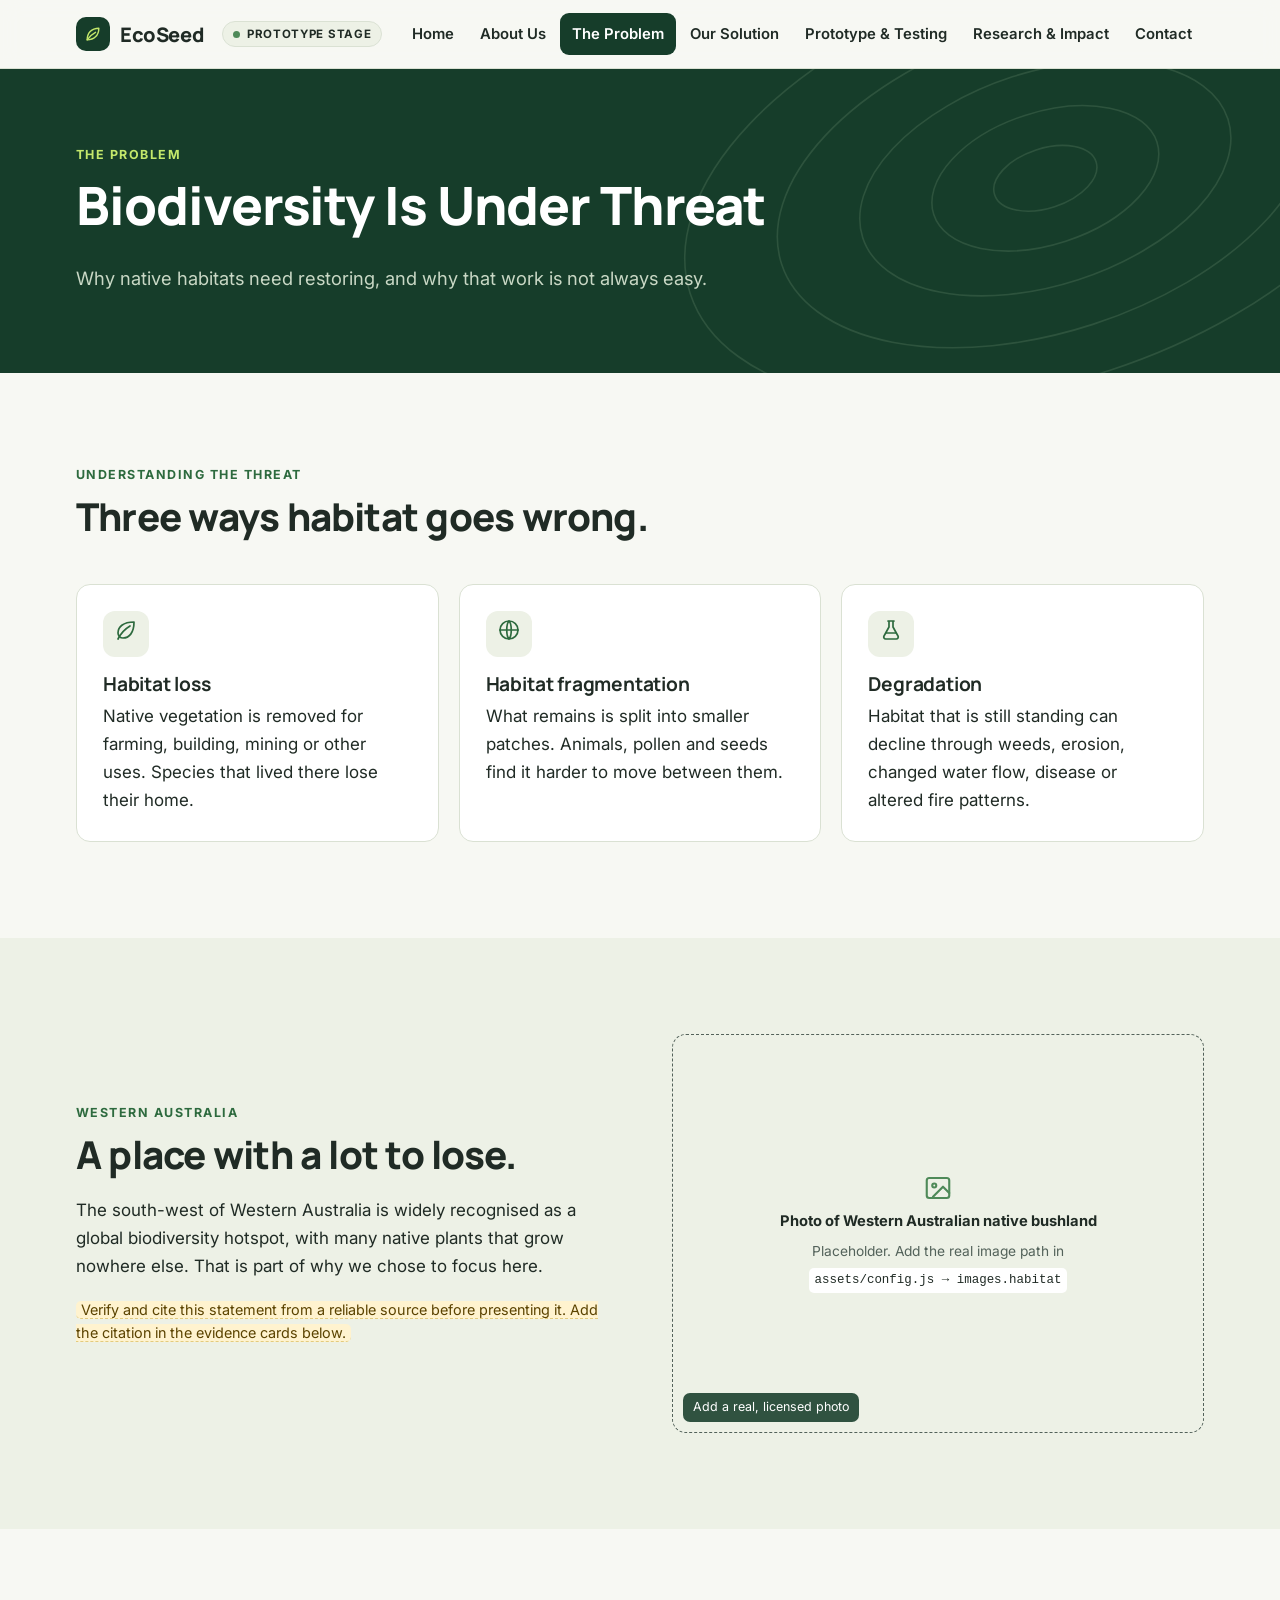
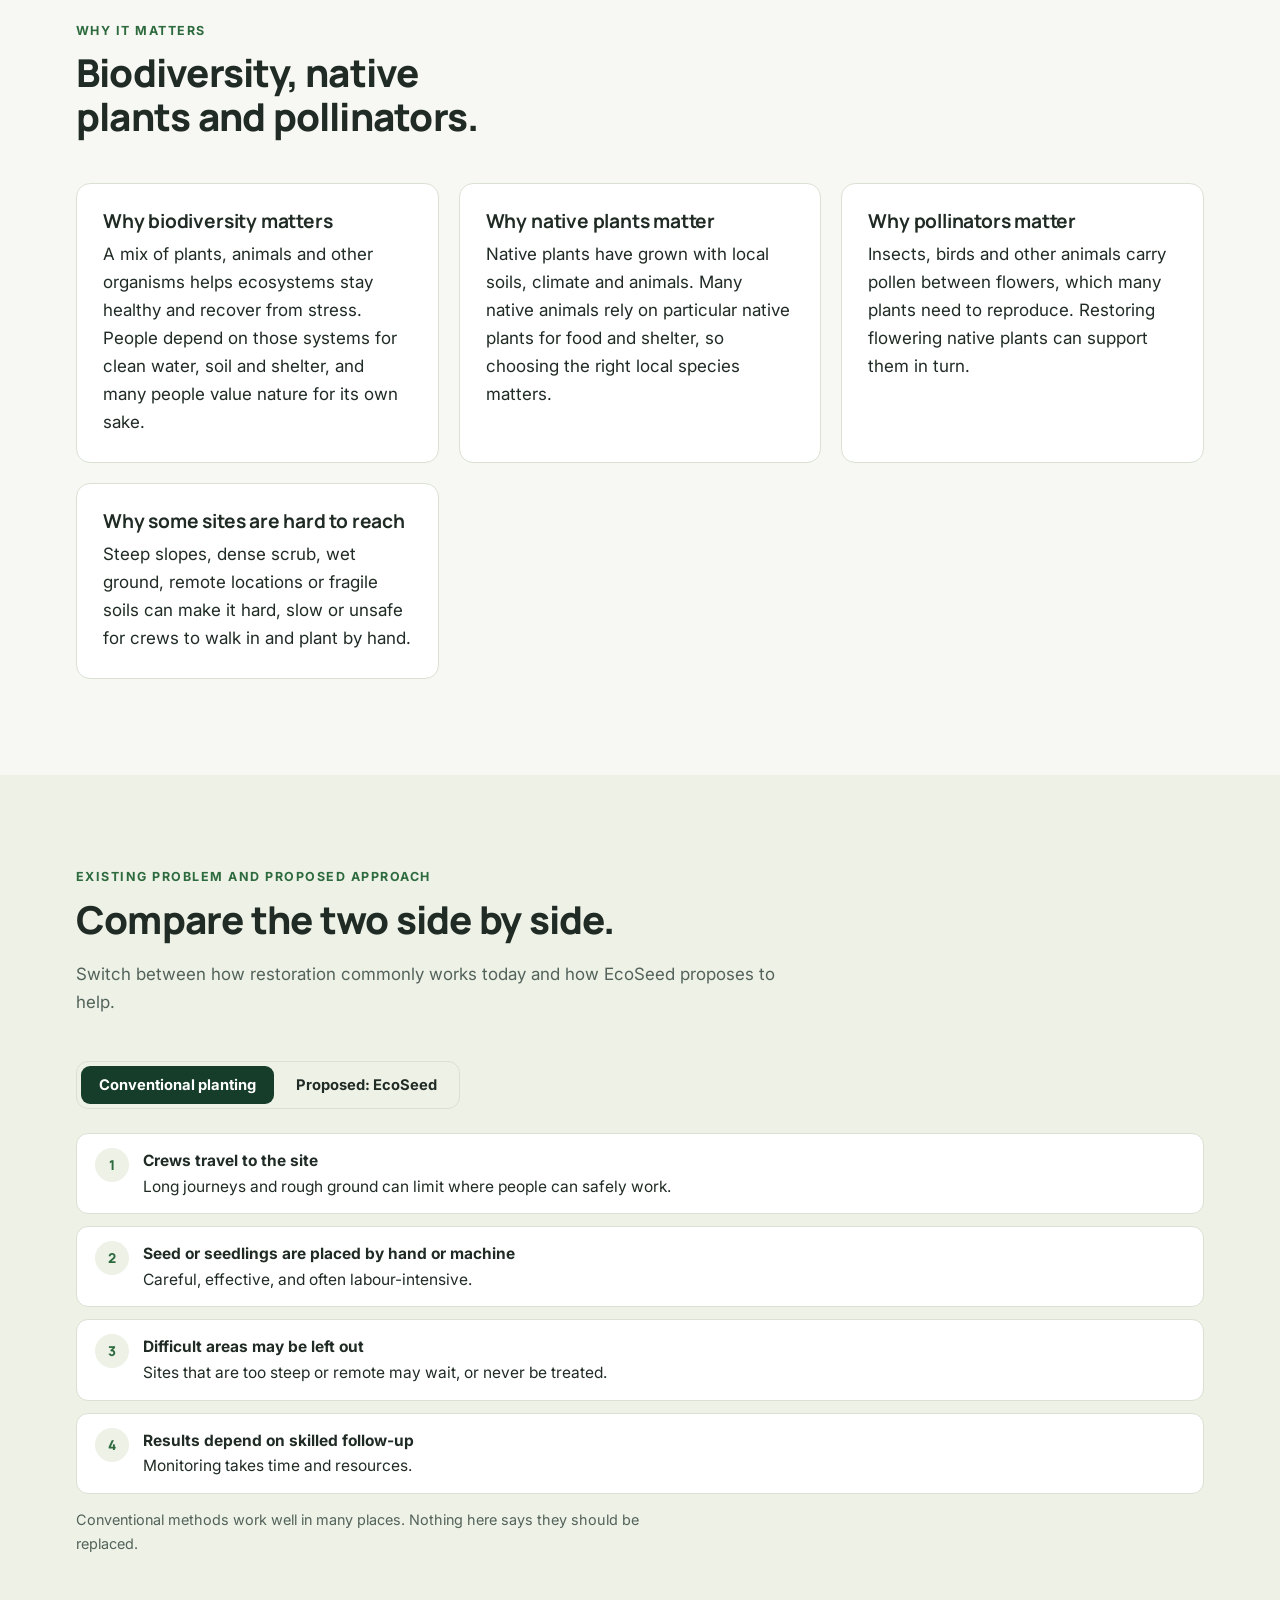
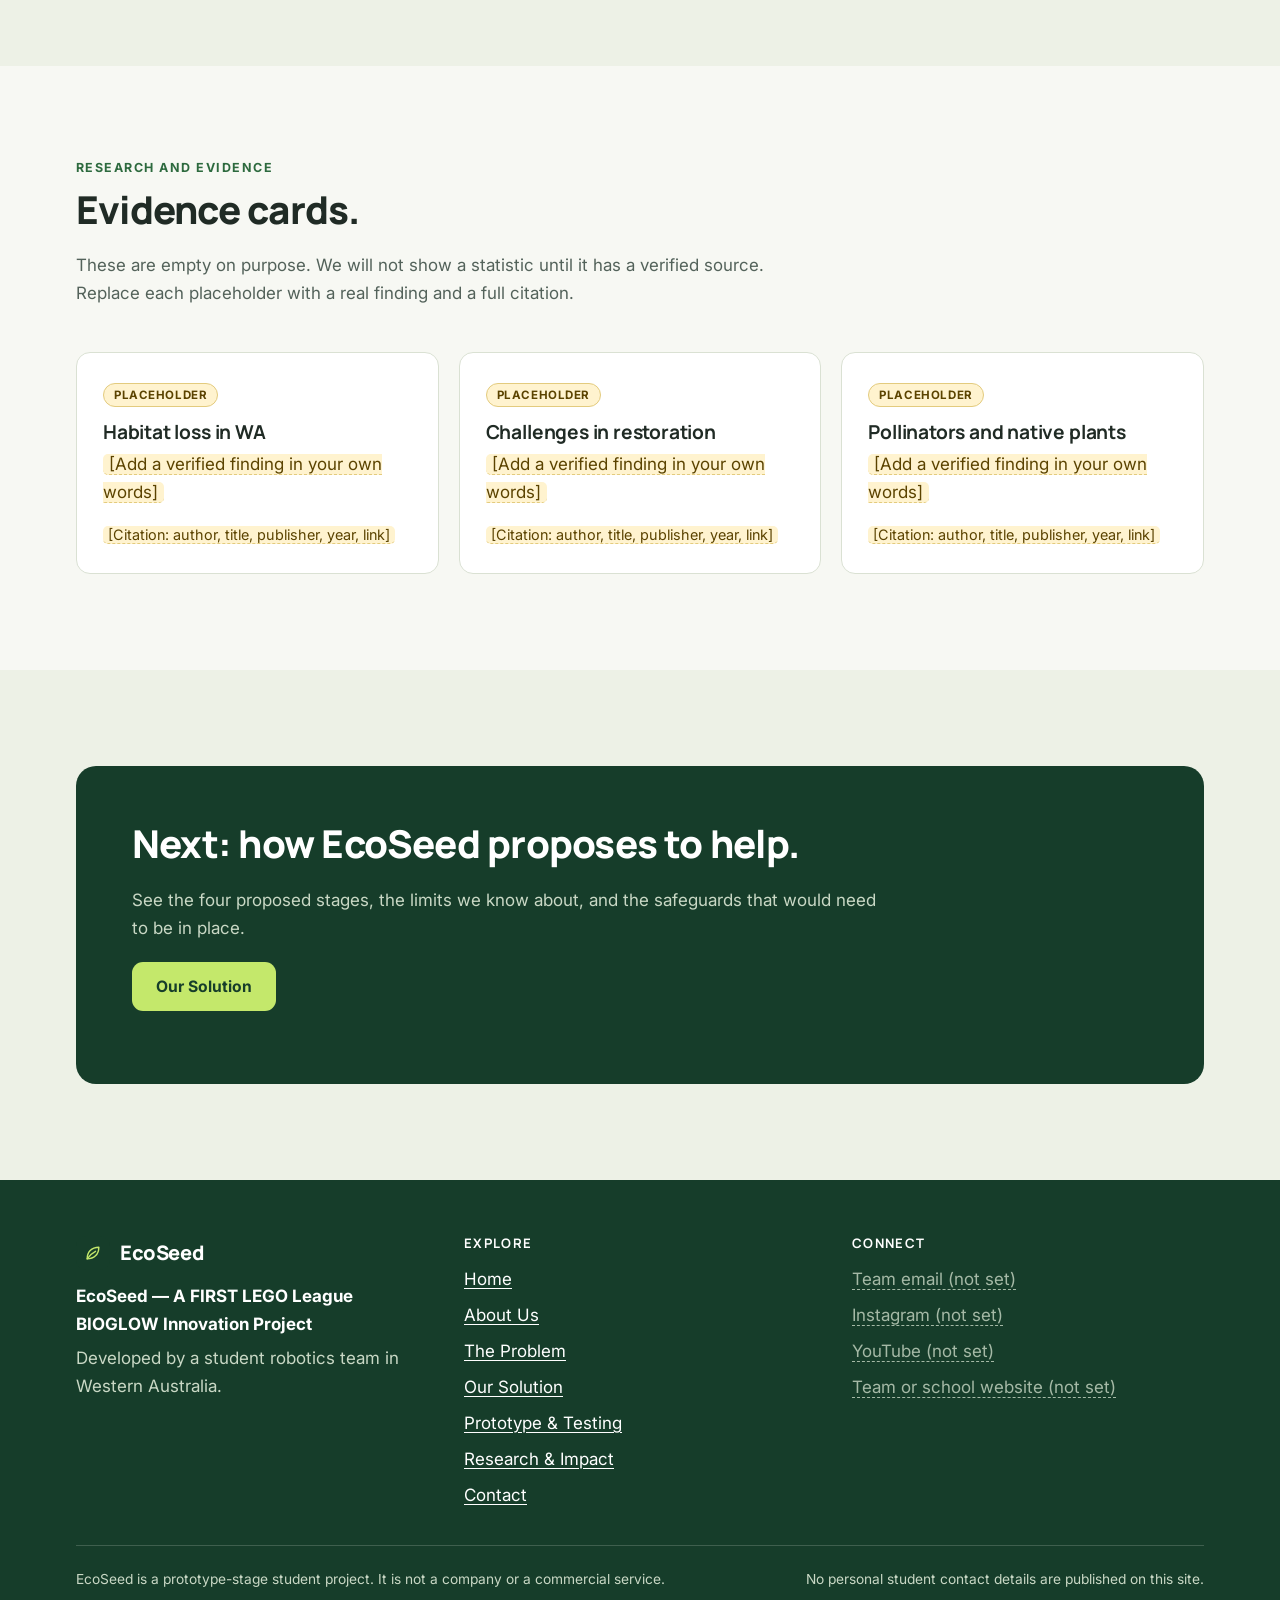
<file: problem.html>
<!doctype html>
<html lang="en-AU">
<head>
<meta charset="utf-8">
<meta name="viewport" content="width=device-width, initial-scale=1">
<title>The Problem | EcoSeed</title>
<meta name="description" content="Habitat loss, fragmentation and degradation, and why restoring native habitat in Western Australia can be slow and difficult. Background for the EcoSeed student project.">
<meta name="theme-color" content="#163D2A">
<link rel="preconnect" href="https://fonts.googleapis.com"><link rel="preconnect" href="https://fonts.gstatic.com" crossorigin>
<link rel="stylesheet" href="https://fonts.googleapis.com/css2?family=Inter:wght@400;500;600;700&family=Manrope:wght@600;700;800&display=swap">
<link rel="stylesheet" href="assets/styles.css">
</head>
<body>
<a class="skip" href="#main">Skip to content</a>
<div id="site-header"></div>
<main id="main" data-page="problem">

<section class="page-hero">
  <svg class="topo" viewBox="0 0 1200 400" preserveAspectRatio="xMidYMid slice" aria-hidden="true" fill="none" stroke="#A8C5A0" stroke-opacity=".16" stroke-width="1.5"><g transform="translate(980 160) rotate(-18)"><ellipse rx="50" ry="28"/><ellipse rx="110" ry="62"/><ellipse rx="180" ry="100"/><ellipse rx="260" ry="144"/><ellipse rx="350" ry="190"/></g></svg>
  <div class="container">
    <span class="eyebrow">The Problem</span>
    <h1>Biodiversity Is Under Threat</h1>
    <p class="lead">Why native habitats need restoring, and why that work is not always easy.</p>
  </div>
</section>

<section class="section">
  <div class="container">
    <div class="section-head reveal">
      <span class="eyebrow">Understanding the threat</span>
      <h2>Three ways habitat goes wrong.</h2>
    </div>
    <div class="grid cols-3">
      <article class="card reveal"><div class="icon"><span data-icon="leaf"></span></div><h3>Habitat loss</h3><p>Native vegetation is removed for farming, building, mining or other uses. Species that lived there lose their home.</p></article>
      <article class="card reveal"><div class="icon"><span data-icon="globe"></span></div><h3>Habitat fragmentation</h3><p>What remains is split into smaller patches. Animals, pollen and seeds find it harder to move between them.</p></article>
      <article class="card reveal"><div class="icon"><span data-icon="flask"></span></div><h3>Degradation</h3><p>Habitat that is still standing can decline through weeds, erosion, changed water flow, disease or altered fire patterns.</p></article>
    </div>
  </div>
</section>

<section class="section alt">
  <div class="container split">
    <div class="reveal">
      <span class="eyebrow">Western Australia</span>
      <h2>A place with a lot to lose.</h2>
      <p>The south-west of Western Australia is widely recognised as a global biodiversity hotspot, with many native plants that grow nowhere else. That is part of why we chose to focus here.</p>
      <p class="small"><span class="ph">Verify and cite this statement from a reliable source before presenting it. Add the citation in the evidence cards below.</span></p>
    </div>
    <figure class="slot" data-slot="habitat" data-label="Photo of Western Australian native bushland" data-caption="Add a real, licensed photo" style="--ratio:4/3"></figure>
  </div>
</section>

<section class="section">
  <div class="container">
    <div class="section-head reveal">
      <span class="eyebrow">Why it matters</span>
      <h2>Biodiversity, native plants and pollinators.</h2>
    </div>
    <div class="grid cols-2">
      <article class="card reveal"><h3>Why biodiversity matters</h3><p>A mix of plants, animals and other organisms helps ecosystems stay healthy and recover from stress. People depend on those systems for clean water, soil and shelter, and many people value nature for its own sake.</p></article>
      <article class="card reveal"><h3>Why native plants matter</h3><p>Native plants have grown with local soils, climate and animals. Many native animals rely on particular native plants for food and shelter, so choosing the right local species matters.</p></article>
      <article class="card reveal"><h3>Why pollinators matter</h3><p>Insects, birds and other animals carry pollen between flowers, which many plants need to reproduce. Restoring flowering native plants can support them in turn.</p></article>
      <article class="card reveal"><h3>Why some sites are hard to reach</h3><p>Steep slopes, dense scrub, wet ground, remote locations or fragile soils can make it hard, slow or unsafe for crews to walk in and plant by hand.</p></article>
    </div>
  </div>
</section>

<section class="section alt">
  <div class="container">
    <div class="section-head reveal">
      <span class="eyebrow">Existing problem and proposed approach</span>
      <h2>Compare the two side by side.</h2>
      <p>Switch between how restoration commonly works today and how EcoSeed proposes to help.</p>
    </div>
    <div data-toggle-group class="toggle" role="group" aria-label="Compare approaches">
      <button type="button" aria-pressed="true" data-target="cmp-now">Conventional planting</button>
      <button type="button" aria-pressed="false" data-target="cmp-new">Proposed: EcoSeed</button>
    </div>
    <div id="cmp-now">
      <ol class="flow">
        <li><span class="dot">1</span><p><strong>Crews travel to the site</strong>Long journeys and rough ground can limit where people can safely work.</p></li>
        <li><span class="dot">2</span><p><strong>Seed or seedlings are placed by hand or machine</strong>Careful, effective, and often labour-intensive.</p></li>
        <li><span class="dot">3</span><p><strong>Difficult areas may be left out</strong>Sites that are too steep or remote may wait, or never be treated.</p></li>
        <li><span class="dot">4</span><p><strong>Results depend on skilled follow-up</strong>Monitoring takes time and resources.</p></li>
      </ol>
      <p class="small muted" style="margin-top:14px">Conventional methods work well in many places. Nothing here says they should be replaced.</p>
    </div>
    <div id="cmp-new" hidden>
      <ol class="flow">
        <li><span class="dot">1</span><p><strong>Approved site chosen with ecological advice</strong> <span class="tag tag-concept">Concept</span></p></li>
        <li><span class="dot">2</span><p><strong>Locally appropriate native seed selected</strong> <span class="tag tag-concept">Concept</span></p></li>
        <li><span class="dot">3</span><p><strong>Electric drone releases seed using a 3D-printed dispenser</strong> <span class="tag tag-proto">Prototype</span></p></li>
        <li><span class="dot">4</span><p><strong>Outcomes monitored and shared with the land manager</strong> <span class="tag tag-concept">Concept</span></p></li>
      </ol>
      <p class="small muted" style="margin-top:14px">EcoSeed is intended to sit alongside existing methods, subject to permissions, testing and expert advice. Its effectiveness is not yet proven.</p>
    </div>
  </div>
</section>

<section class="section">
  <div class="container">
    <div class="section-head reveal">
      <span class="eyebrow">Research and evidence</span>
      <h2>Evidence cards.</h2>
      <p>These are empty on purpose. We will not show a statistic until it has a verified source. Replace each placeholder with a real finding and a full citation.</p>
    </div>
    <div class="grid cols-3">
      <article class="card flat reveal"><span class="tag tag-example">Placeholder</span><h3 style="margin-top:14px">Habitat loss in WA</h3><p><span class="ph">[Add a verified finding in your own words]</span></p><p class="small muted"><span class="ph">[Citation: author, title, publisher, year, link]</span></p></article>
      <article class="card flat reveal"><span class="tag tag-example">Placeholder</span><h3 style="margin-top:14px">Challenges in restoration</h3><p><span class="ph">[Add a verified finding in your own words]</span></p><p class="small muted"><span class="ph">[Citation: author, title, publisher, year, link]</span></p></article>
      <article class="card flat reveal"><span class="tag tag-example">Placeholder</span><h3 style="margin-top:14px">Pollinators and native plants</h3><p><span class="ph">[Add a verified finding in your own words]</span></p><p class="small muted"><span class="ph">[Citation: author, title, publisher, year, link]</span></p></article>
    </div>
  </div>
</section>

<section class="section alt">
  <div class="container">
    <div class="cta-band reveal">
      <h2>Next: how EcoSeed proposes to help.</h2>
      <p>See the four proposed stages, the limits we know about, and the safeguards that would need to be in place.</p>
      <p style="margin-top:20px"><a class="btn btn-lime" href="solution.html">Our Solution</a></p>
    </div>
  </div>
</section>

</main>
<div id="site-footer"></div>
<script src="assets/config.js"></script>
<script src="assets/site.js"></script>
</body>
</html>
</file>
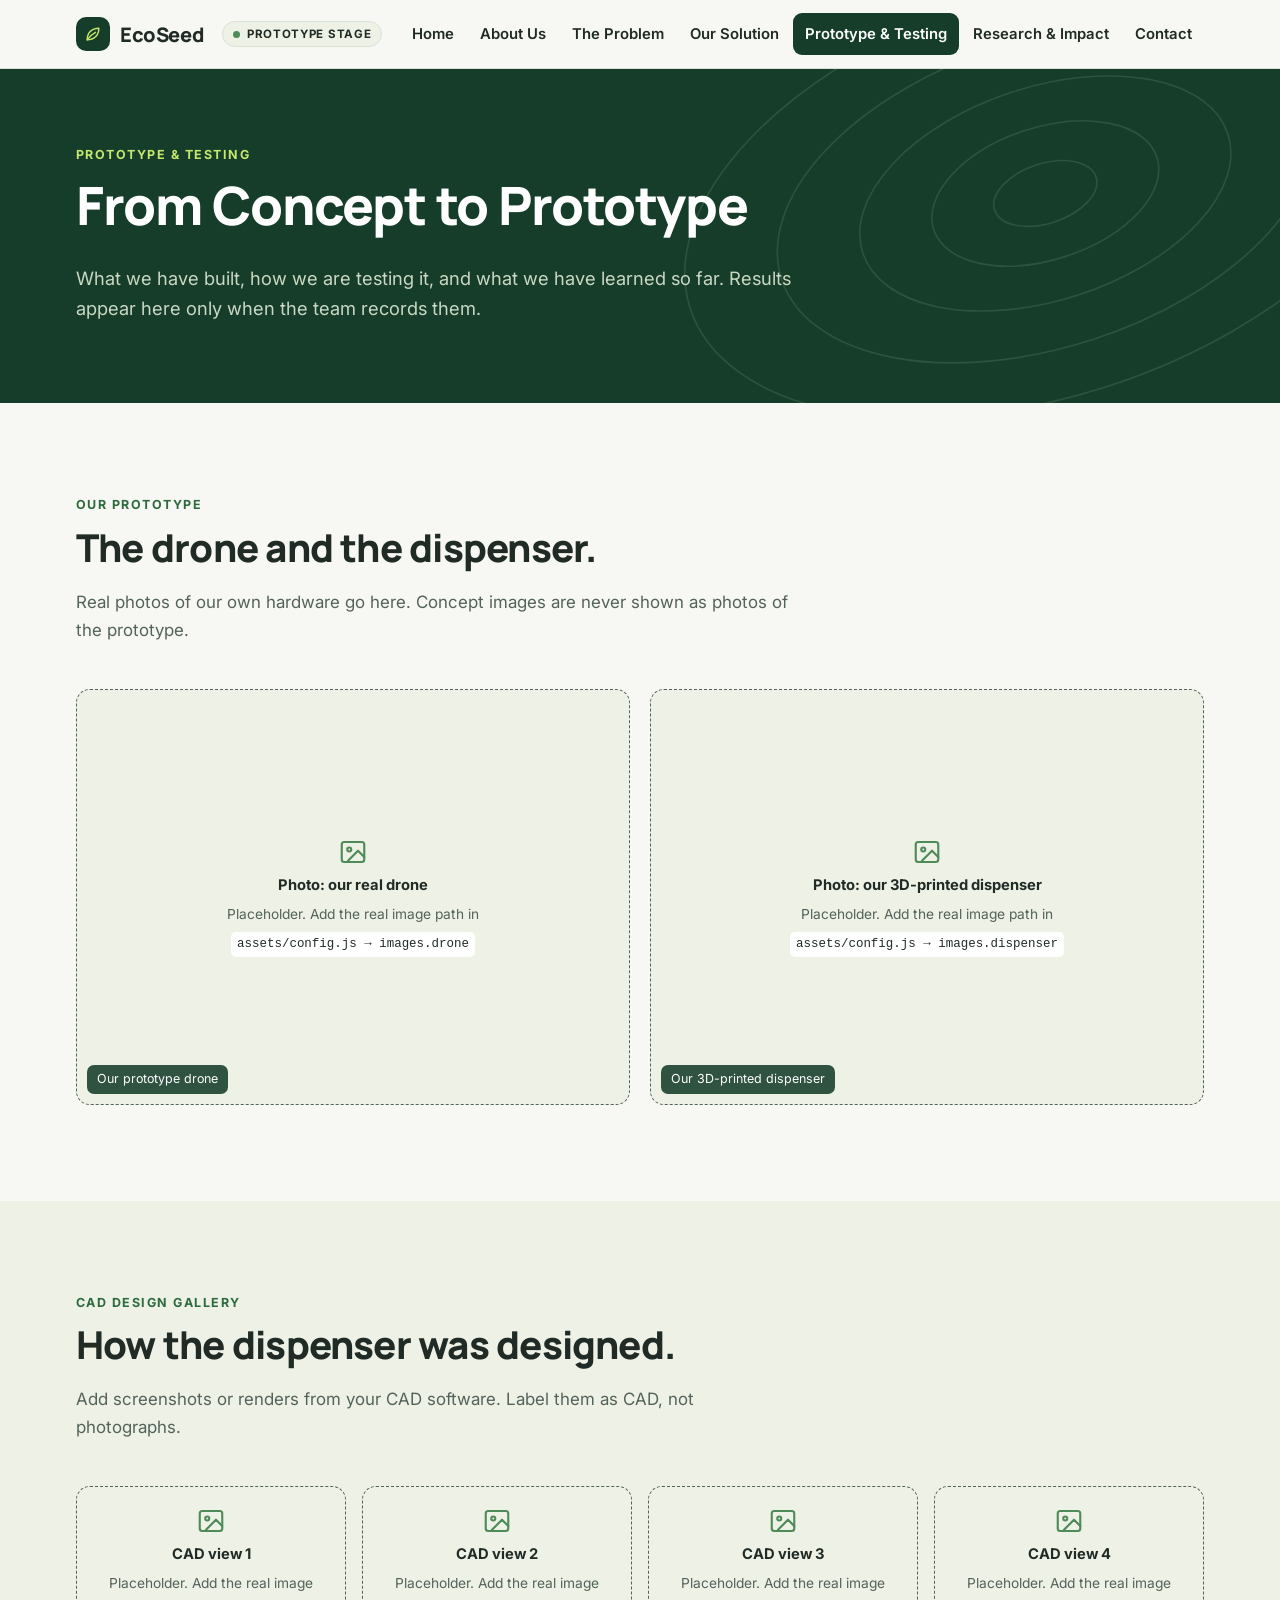
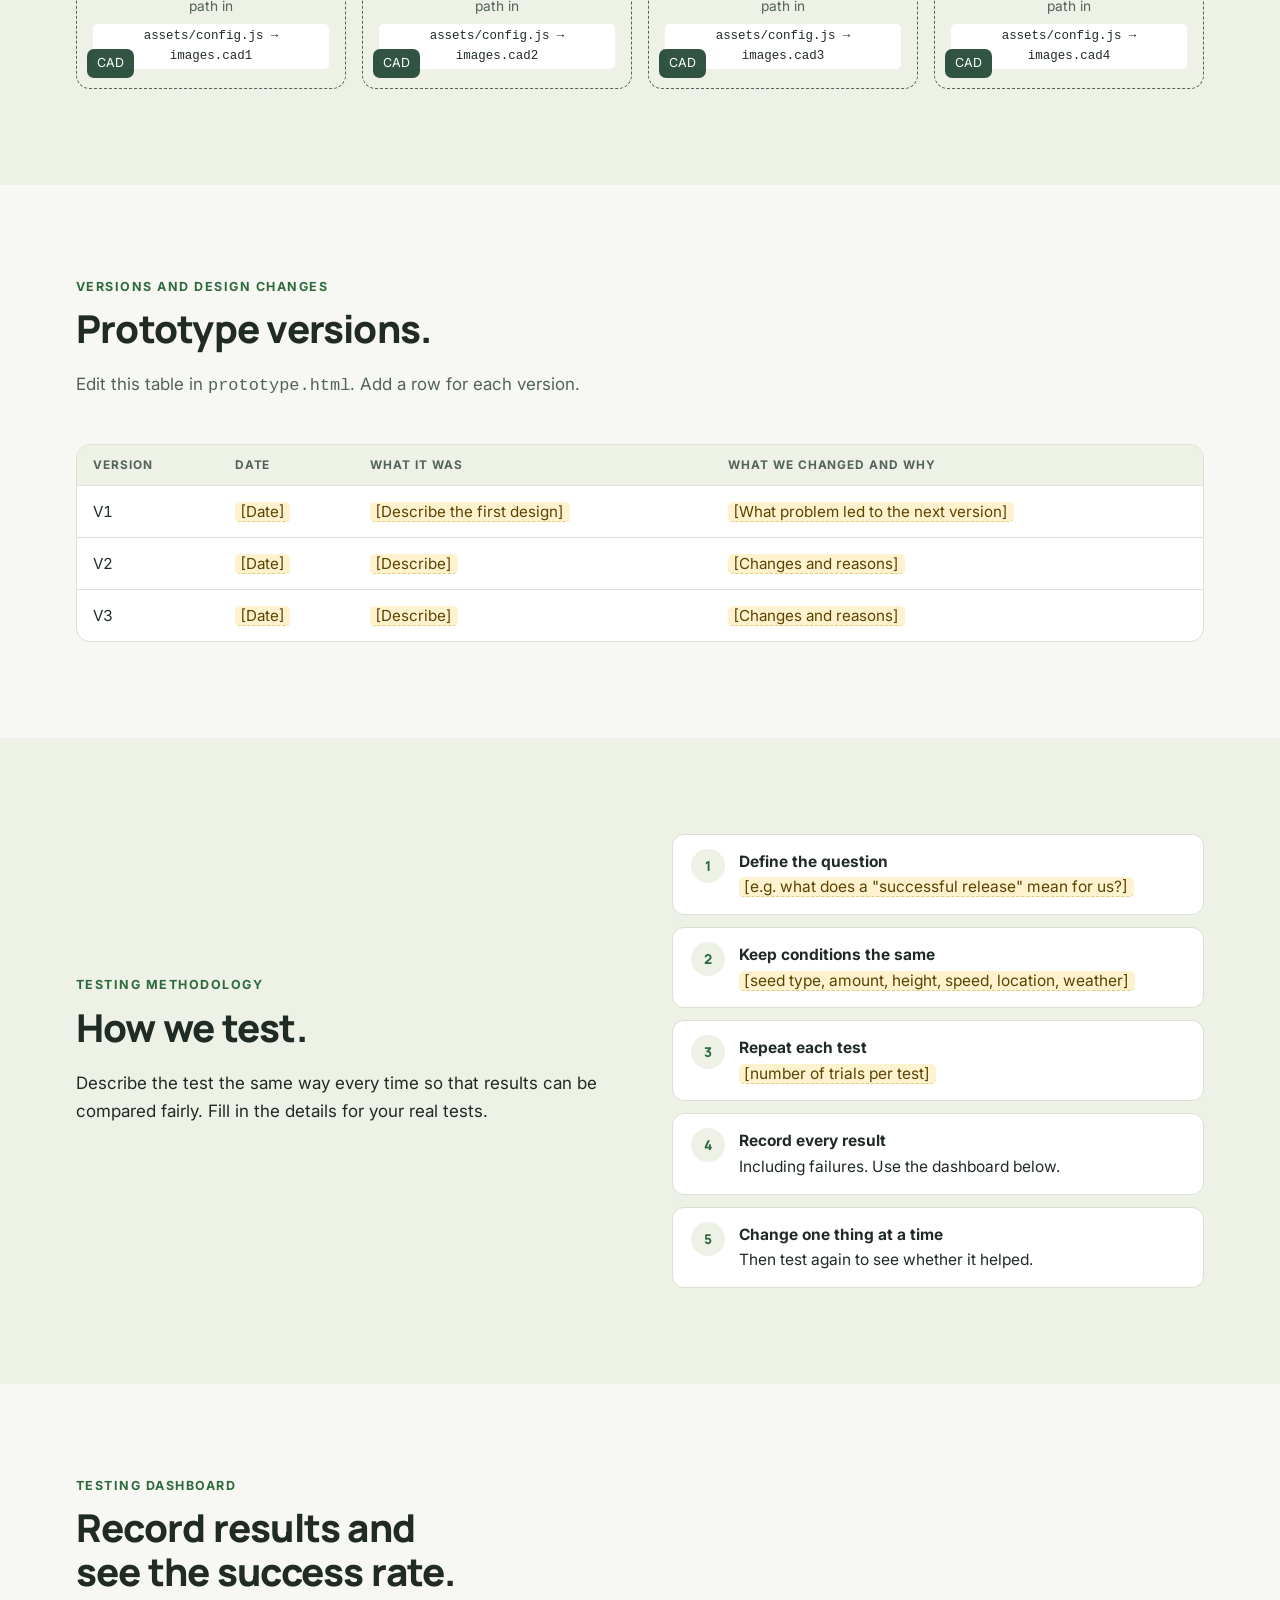
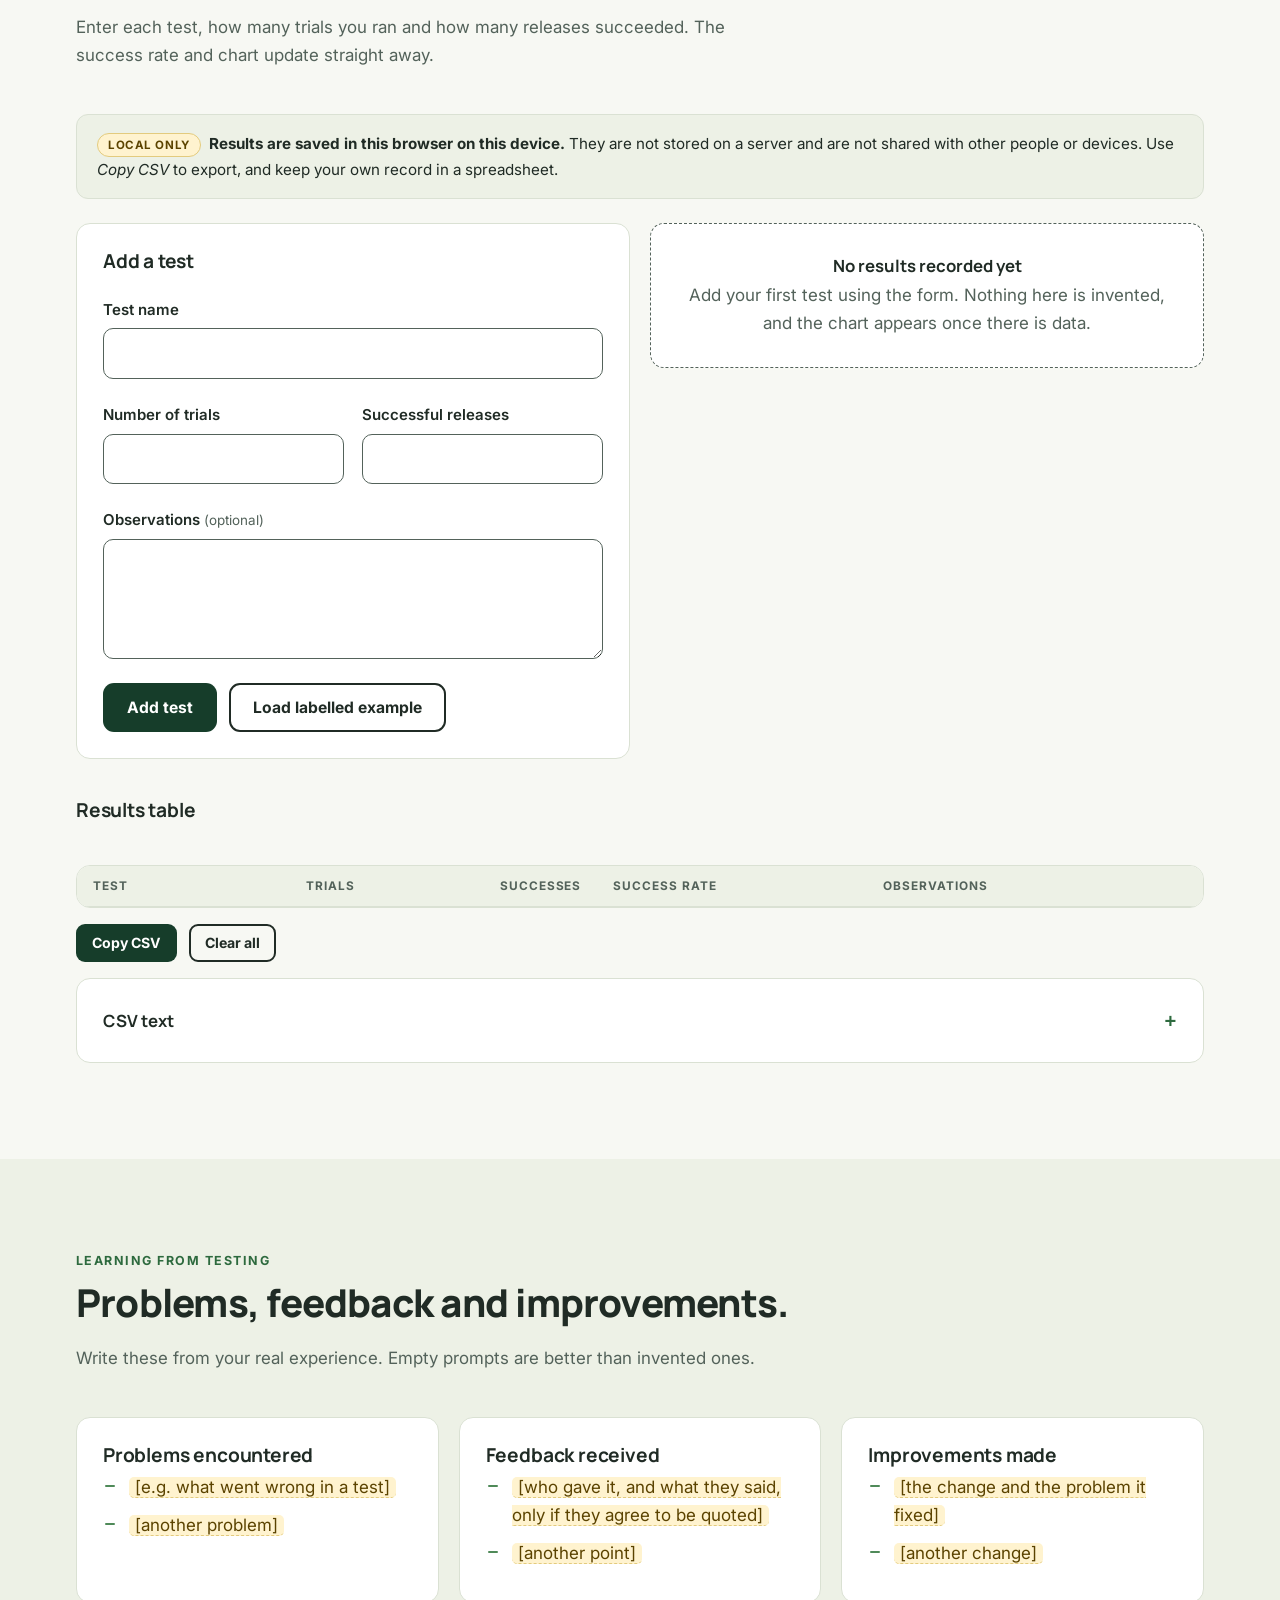
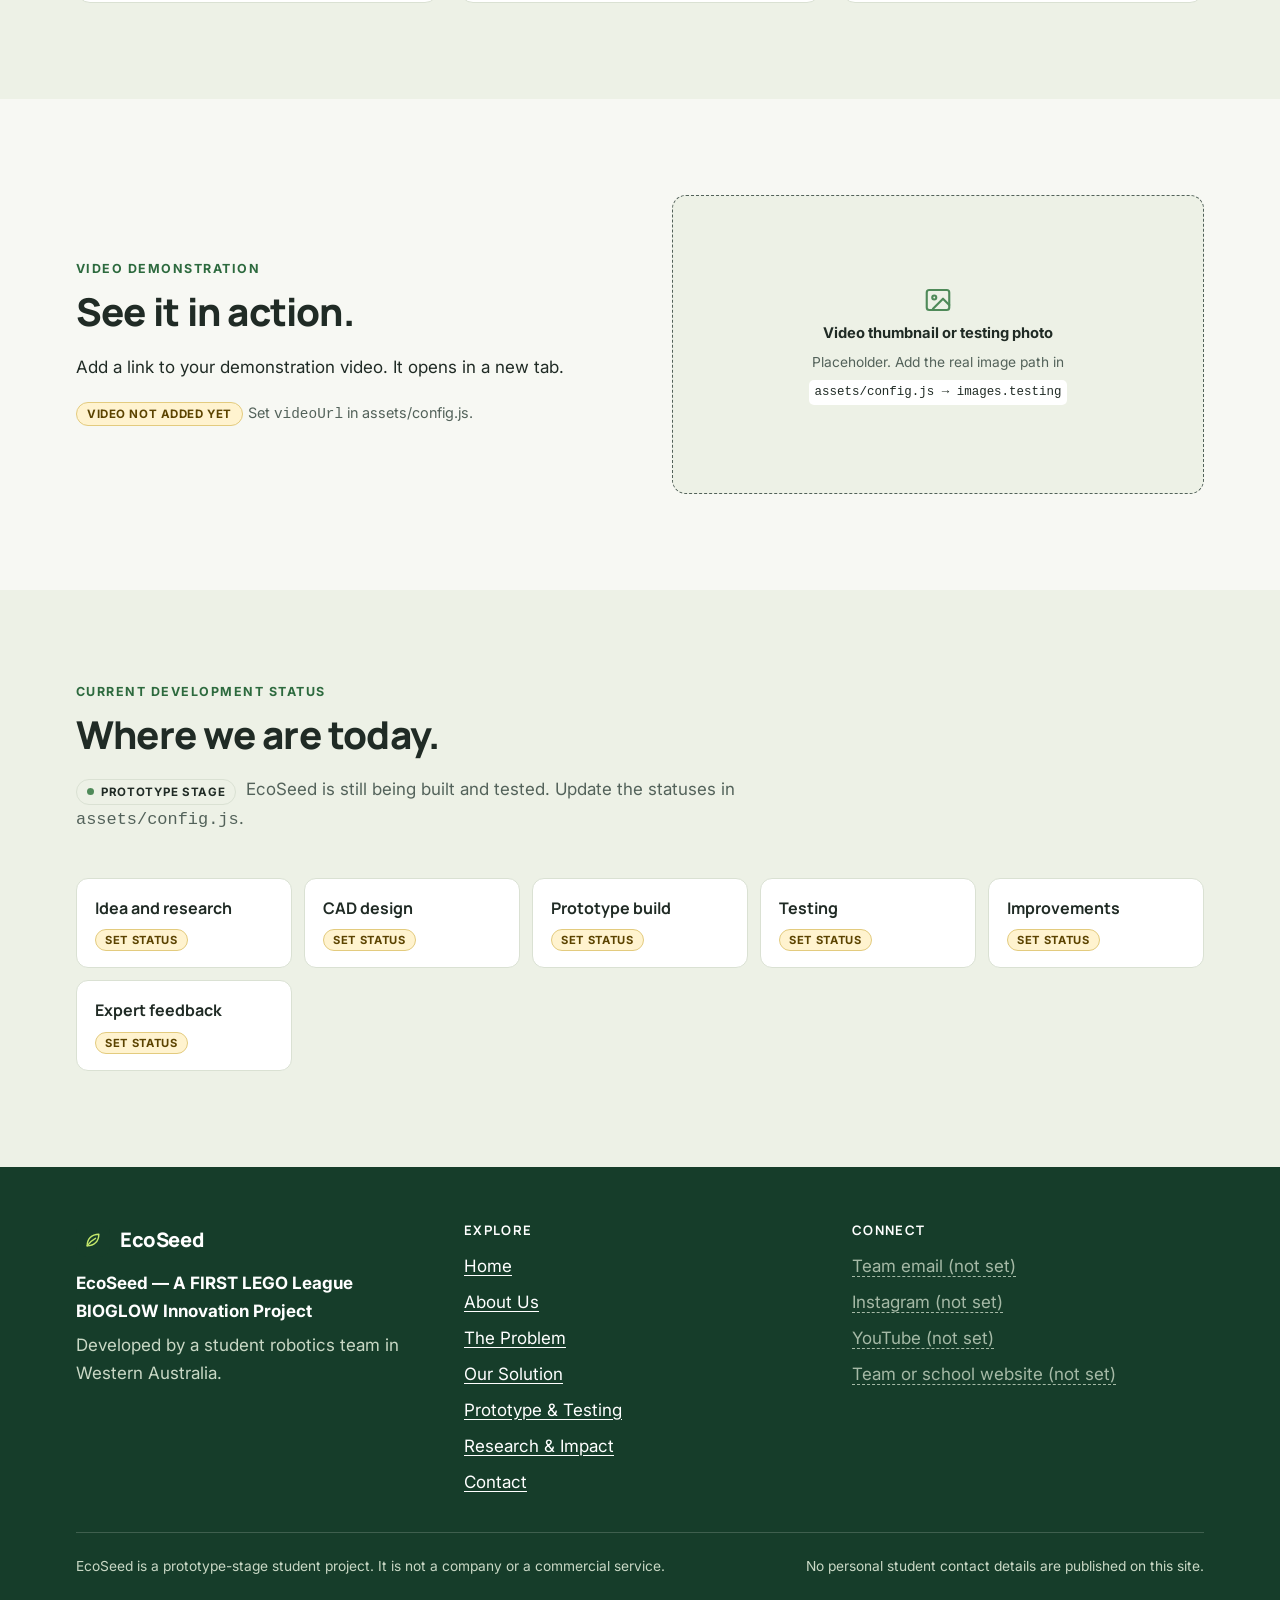
<file: prototype.html>
<!doctype html>
<html lang="en-AU">
<head>
<meta charset="utf-8">
<meta name="viewport" content="width=device-width, initial-scale=1">
<title>Prototype &amp; Testing | EcoSeed</title>
<meta name="description" content="The EcoSeed prototype: our drone, 3D-printed seed dispenser, CAD designs, versions, testing method and a testing dashboard for recording results.">
<meta name="theme-color" content="#163D2A">
<link rel="preconnect" href="https://fonts.googleapis.com"><link rel="preconnect" href="https://fonts.gstatic.com" crossorigin>
<link rel="stylesheet" href="https://fonts.googleapis.com/css2?family=Inter:wght@400;500;600;700&family=Manrope:wght@600;700;800&display=swap">
<link rel="stylesheet" href="assets/styles.css">
</head>
<body>
<a class="skip" href="#main">Skip to content</a>
<div id="site-header"></div>
<main id="main" data-page="prototype">

<section class="page-hero">
  <svg class="topo" viewBox="0 0 1200 400" preserveAspectRatio="xMidYMid slice" aria-hidden="true" fill="none" stroke="#A8C5A0" stroke-opacity=".16" stroke-width="1.5"><g transform="translate(980 160) rotate(-18)"><ellipse rx="50" ry="28"/><ellipse rx="110" ry="62"/><ellipse rx="180" ry="100"/><ellipse rx="260" ry="144"/><ellipse rx="350" ry="190"/></g></svg>
  <div class="container">
    <span class="eyebrow">Prototype &amp; Testing</span>
    <h1>From Concept to Prototype</h1>
    <p class="lead">What we have built, how we are testing it, and what we have learned so far. Results appear here only when the team records them.</p>
  </div>
</section>

<section class="section">
  <div class="container">
    <div class="section-head reveal">
      <span class="eyebrow">Our prototype</span>
      <h2>The drone and the dispenser.</h2>
      <p>Real photos of our own hardware go here. Concept images are never shown as photos of the prototype.</p>
    </div>
    <div class="grid cols-2">
      <figure class="slot reveal" data-slot="drone" data-label="Photo: our real drone" data-caption="Our prototype drone"></figure>
      <figure class="slot reveal" data-slot="dispenser" data-label="Photo: our 3D-printed dispenser" data-caption="Our 3D-printed dispenser"></figure>
    </div>
  </div>
</section>

<section class="section alt">
  <div class="container">
    <div class="section-head reveal">
      <span class="eyebrow">CAD design gallery</span>
      <h2>How the dispenser was designed.</h2>
      <p>Add screenshots or renders from your CAD software. Label them as CAD, not photographs.</p>
    </div>
    <div class="gallery reveal">
      <figure class="slot" data-slot="cad1" data-label="CAD view 1" data-caption="CAD"></figure>
      <figure class="slot" data-slot="cad2" data-label="CAD view 2" data-caption="CAD"></figure>
      <figure class="slot" data-slot="cad3" data-label="CAD view 3" data-caption="CAD"></figure>
      <figure class="slot" data-slot="cad4" data-label="CAD view 4" data-caption="CAD"></figure>
    </div>
  </div>
</section>

<section class="section">
  <div class="container">
    <div class="section-head reveal">
      <span class="eyebrow">Versions and design changes</span>
      <h2>Prototype versions.</h2>
      <p>Edit this table in <code>prototype.html</code>. Add a row for each version.</p>
    </div>
    <div class="table-wrap reveal" tabindex="0" role="region" aria-label="Prototype versions table">
      <table>
        <thead><tr><th>Version</th><th>Date</th><th>What it was</th><th>What we changed and why</th></tr></thead>
        <tbody>
          <tr><td>V1</td><td><span class="ph">[Date]</span></td><td><span class="ph">[Describe the first design]</span></td><td><span class="ph">[What problem led to the next version]</span></td></tr>
          <tr><td>V2</td><td><span class="ph">[Date]</span></td><td><span class="ph">[Describe]</span></td><td><span class="ph">[Changes and reasons]</span></td></tr>
          <tr><td>V3</td><td><span class="ph">[Date]</span></td><td><span class="ph">[Describe]</span></td><td><span class="ph">[Changes and reasons]</span></td></tr>
        </tbody>
      </table>
    </div>
  </div>
</section>

<section class="section alt">
  <div class="container split">
    <div class="reveal">
      <span class="eyebrow">Testing methodology</span>
      <h2>How we test.</h2>
      <p>Describe the test the same way every time so that results can be compared fairly. Fill in the details for your real tests.</p>
    </div>
    <ol class="flow reveal">
      <li><span class="dot">1</span><p><strong>Define the question</strong><span class="ph">[e.g. what does a "successful release" mean for us?]</span></p></li>
      <li><span class="dot">2</span><p><strong>Keep conditions the same</strong><span class="ph">[seed type, amount, height, speed, location, weather]</span></p></li>
      <li><span class="dot">3</span><p><strong>Repeat each test</strong><span class="ph">[number of trials per test]</span></p></li>
      <li><span class="dot">4</span><p><strong>Record every result</strong>Including failures. Use the dashboard below.</p></li>
      <li><span class="dot">5</span><p><strong>Change one thing at a time</strong>Then test again to see whether it helped.</p></li>
    </ol>
  </div>
</section>

<section class="section" id="dashboard">
  <div class="container">
    <div class="section-head reveal">
      <span class="eyebrow">Testing dashboard</span>
      <h2>Record results and see the success rate.</h2>
      <p>Enter each test, how many trials you ran and how many releases succeeded. The success rate and chart update straight away.</p>
    </div>

    <div class="note info reveal" style="margin-bottom:24px">
      <p><span class="tag tag-example">Local only</span> &nbsp;<strong>Results are saved in this browser on this device.</strong> They are not stored on a server and are not shared with other people or devices. Use <em>Copy CSV</em> to export, and keep your own record in a spreadsheet.</p>
    </div>

    <div id="tester" class="grid cols-2" style="align-items:start">
      <form id="test-form" class="card flat form reveal" novalidate>
        <h3>Add a test</h3>
        <div class="field"><label for="t-name">Test name</label><input type="text" id="t-name" maxlength="80" autocomplete="off" aria-describedby="t-name-err"><p class="err" id="t-name-err"></p></div>
        <div class="row-2">
          <div class="field"><label for="t-trials">Number of trials</label><input type="number" id="t-trials" min="1" step="1" inputmode="numeric" aria-describedby="t-trials-err"><p class="err" id="t-trials-err"></p></div>
          <div class="field"><label for="t-ok">Successful releases</label><input type="number" id="t-ok" min="0" step="1" inputmode="numeric" aria-describedby="t-ok-err"><p class="err" id="t-ok-err"></p></div>
        </div>
        <div class="field"><label for="t-notes">Observations <span class="hint">(optional)</span></label><textarea id="t-notes" maxlength="500"></textarea><p class="err"></p></div>
        <div class="btn-row"><button class="btn btn-primary" type="submit">Add test</button><button class="btn btn-ghost" type="button" id="t-example">Load labelled example</button></div>
        <div id="t-status" class="status-box" role="status" tabindex="-1" hidden></div>
      </form>

      <div class="reveal" style="min-width:0">
        <div id="t-empty" class="empty"><strong>No results recorded yet</strong>Add your first test using the form. Nothing here is invented, and the chart appears once there is data.</div>
        <div id="t-data" hidden class="stack">
          <div class="dash-summary" id="t-summary"></div>
          <div class="chart-box"><h3>Success rate by test</h3><div id="t-chart"></div></div>
        </div>
      </div>
    </div>

    <div class="section-head" style="margin-top:40px"><h3>Results table</h3></div>
    <div class="table-wrap reveal" tabindex="0" role="region" aria-label="Results table">
      <table>
        <thead><tr><th>Test</th><th class="num">Trials</th><th class="num">Successes</th><th>Success rate</th><th>Observations</th><th><span class="sr-only" style="position:absolute;left:-999px">Actions</span></th></tr></thead>
        <tbody id="t-body"></tbody>
      </table>
    </div>
    <div class="btn-row" style="margin-top:16px">
      <button class="btn btn-primary btn-sm" type="button" id="t-copy">Copy CSV</button>
      <button class="btn btn-ghost btn-sm" type="button" id="t-clear">Clear all</button>
    </div>
    <details class="card flat" style="margin-top:16px"><summary>CSV text</summary><label for="t-csv" class="small muted">Select and copy if the Copy button is blocked.</label><textarea id="t-csv" class="csv" readonly></textarea></details>
  </div>
</section>

<section class="section alt">
  <div class="container">
    <div class="section-head reveal">
      <span class="eyebrow">Learning from testing</span>
      <h2>Problems, feedback and improvements.</h2>
      <p>Write these from your real experience. Empty prompts are better than invented ones.</p>
    </div>
    <div class="grid cols-3">
      <article class="card reveal"><h3>Problems encountered</h3><ul class="clean"><li><span class="ph">[e.g. what went wrong in a test]</span></li><li><span class="ph">[another problem]</span></li></ul></article>
      <article class="card reveal"><h3>Feedback received</h3><ul class="clean"><li><span class="ph">[who gave it, and what they said, only if they agree to be quoted]</span></li><li><span class="ph">[another point]</span></li></ul></article>
      <article class="card reveal"><h3>Improvements made</h3><ul class="clean"><li><span class="ph">[the change and the problem it fixed]</span></li><li><span class="ph">[another change]</span></li></ul></article>
    </div>
  </div>
</section>

<section class="section">
  <div class="container split">
    <div class="reveal">
      <span class="eyebrow">Video demonstration</span>
      <h2>See it in action.</h2>
      <p>Add a link to your demonstration video. It opens in a new tab.</p>
      <div data-video></div>
    </div>
    <figure class="slot reveal" data-slot="testing" data-label="Video thumbnail or testing photo" style="--ratio:16/9"></figure>
  </div>
</section>

<section class="section alt">
  <div class="container">
    <div class="section-head reveal">
      <span class="eyebrow">Current development status</span>
      <h2>Where we are today.</h2>
      <p><span class="status-pill">Prototype stage</span>&nbsp; EcoSeed is still being built and tested. Update the statuses in <code>assets/config.js</code>.</p>
    </div>
    <ul class="progress reveal" data-render="progress"></ul>
  </div>
</section>

</main>
<div id="site-footer"></div>
<script src="assets/config.js"></script>
<script src="assets/site.js"></script>
<script src="assets/tester.js"></script>
</body>
</html>
</file>
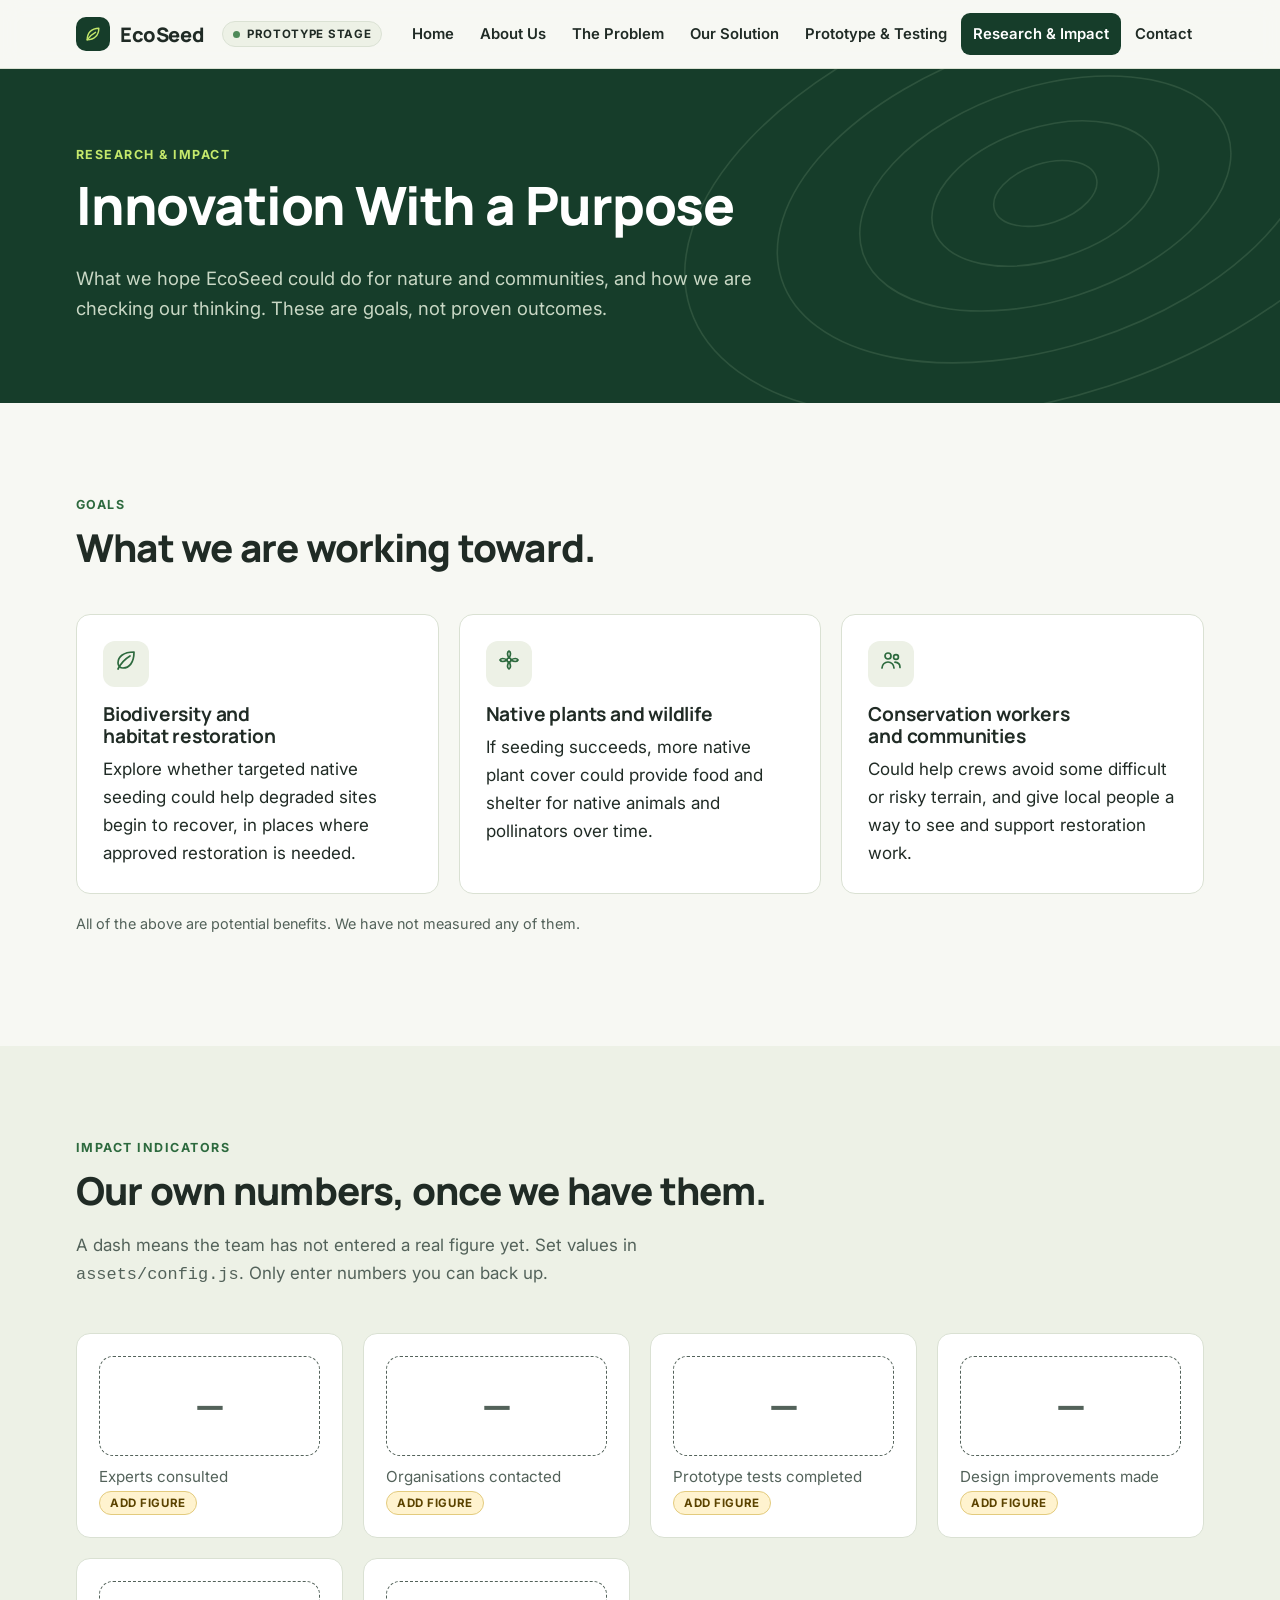
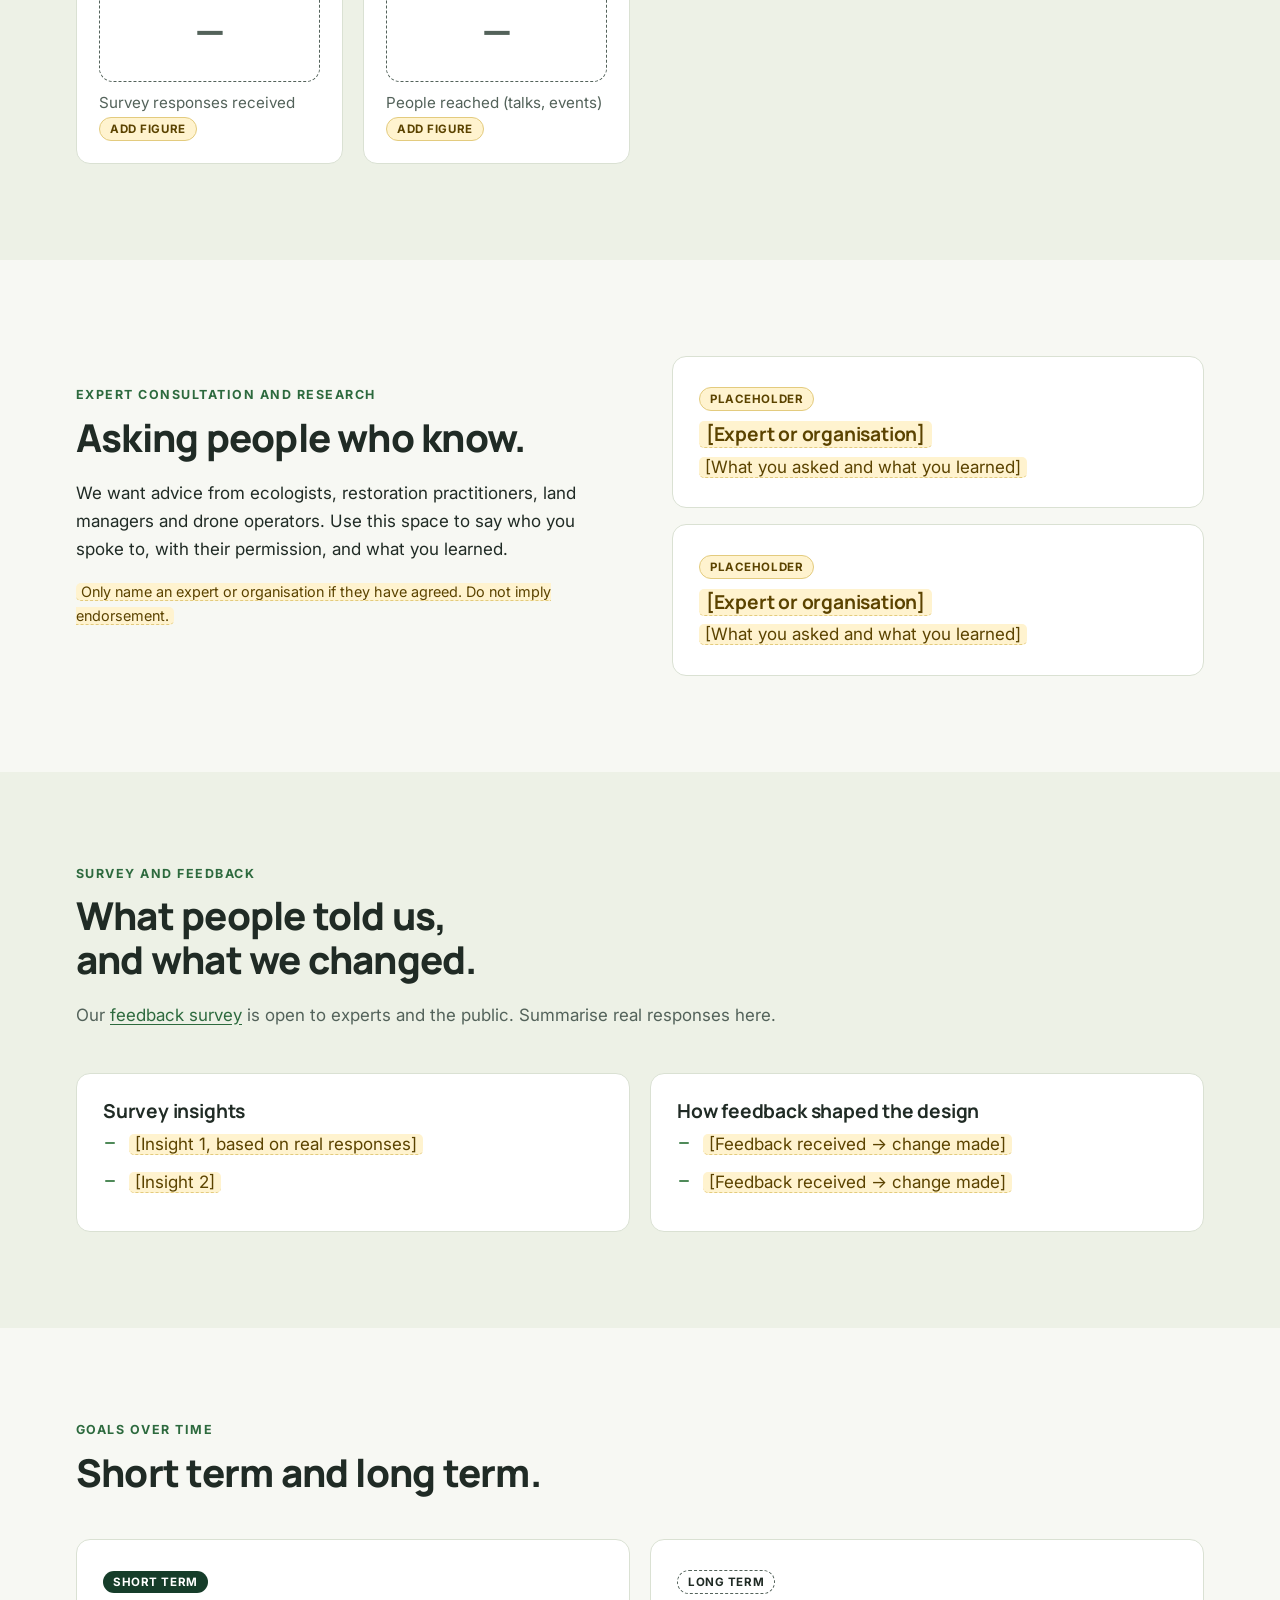
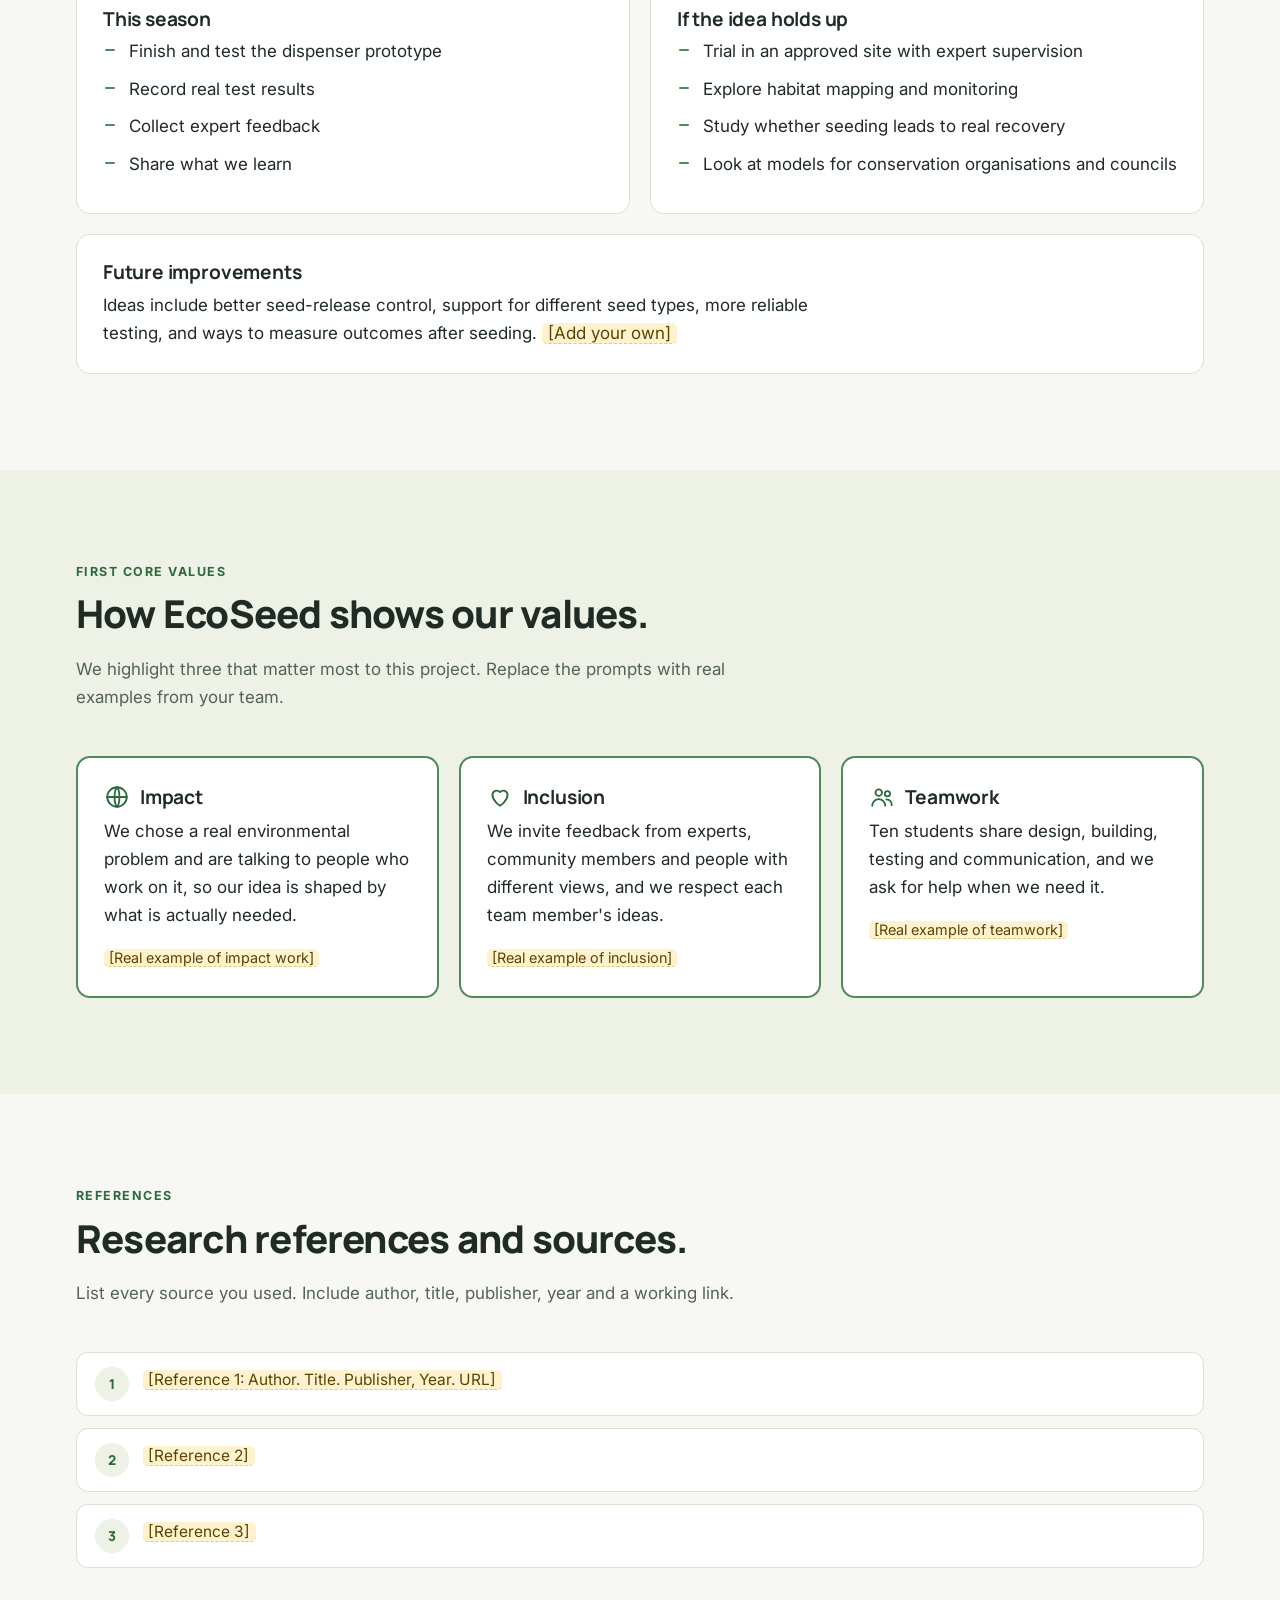
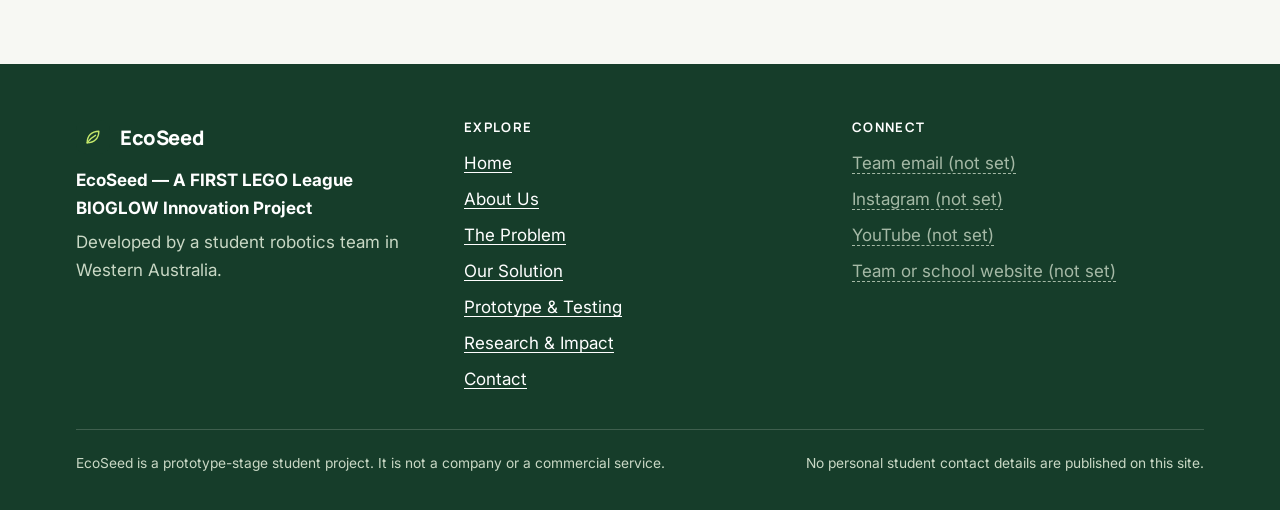
<file: research.html>
<!doctype html>
<html lang="en-AU">
<head>
<meta charset="utf-8">
<meta name="viewport" content="width=device-width, initial-scale=1">
<title>Research &amp; Impact | EcoSeed</title>
<meta name="description" content="The goals, potential benefits, expert consultation and feedback behind EcoSeed, and how the project reflects FIRST Core Values. Potential outcomes only, not proven results.">
<meta name="theme-color" content="#163D2A">
<link rel="preconnect" href="https://fonts.googleapis.com"><link rel="preconnect" href="https://fonts.gstatic.com" crossorigin>
<link rel="stylesheet" href="https://fonts.googleapis.com/css2?family=Inter:wght@400;500;600;700&family=Manrope:wght@600;700;800&display=swap">
<link rel="stylesheet" href="assets/styles.css">
</head>
<body>
<a class="skip" href="#main">Skip to content</a>
<div id="site-header"></div>
<main id="main" data-page="research">

<section class="page-hero">
  <svg class="topo" viewBox="0 0 1200 400" preserveAspectRatio="xMidYMid slice" aria-hidden="true" fill="none" stroke="#A8C5A0" stroke-opacity=".16" stroke-width="1.5"><g transform="translate(980 160) rotate(-18)"><ellipse rx="50" ry="28"/><ellipse rx="110" ry="62"/><ellipse rx="180" ry="100"/><ellipse rx="260" ry="144"/><ellipse rx="350" ry="190"/></g></svg>
  <div class="container">
    <span class="eyebrow">Research &amp; Impact</span>
    <h1>Innovation With a Purpose</h1>
    <p class="lead">What we hope EcoSeed could do for nature and communities, and how we are checking our thinking. These are goals, not proven outcomes.</p>
  </div>
</section>

<section class="section">
  <div class="container">
    <div class="section-head reveal">
      <span class="eyebrow">Goals</span>
      <h2>What we are working toward.</h2>
    </div>
    <div class="grid cols-3">
      <article class="card reveal"><div class="icon"><span data-icon="leaf"></span></div><h3>Biodiversity and habitat restoration</h3><p>Explore whether targeted native seeding could help degraded sites begin to recover, in places where approved restoration is needed.</p></article>
      <article class="card reveal"><div class="icon"><span data-icon="flower"></span></div><h3>Native plants and wildlife</h3><p>If seeding succeeds, more native plant cover could provide food and shelter for native animals and pollinators over time.</p></article>
      <article class="card reveal"><div class="icon"><span data-icon="users"></span></div><h3>Conservation workers and communities</h3><p>Could help crews avoid some difficult or risky terrain, and give local people a way to see and support restoration work.</p></article>
    </div>
    <p class="small muted" style="margin-top:18px">All of the above are potential benefits. We have not measured any of them.</p>
  </div>
</section>

<section class="section alt">
  <div class="container">
    <div class="section-head reveal">
      <span class="eyebrow">Impact indicators</span>
      <h2>Our own numbers, once we have them.</h2>
      <p>A dash means the team has not entered a real figure yet. Set values in <code>assets/config.js</code>. Only enter numbers you can back up.</p>
    </div>
    <div class="grid cols-3 reveal" data-render="indicators"></div>
  </div>
</section>

<section class="section">
  <div class="container split">
    <div class="reveal">
      <span class="eyebrow">Expert consultation and research</span>
      <h2>Asking people who know.</h2>
      <p>We want advice from ecologists, restoration practitioners, land managers and drone operators. Use this space to say who you spoke to, with their permission, and what you learned.</p>
      <p class="small"><span class="ph">Only name an expert or organisation if they have agreed. Do not imply endorsement.</span></p>
    </div>
    <div class="stack reveal">
      <article class="card flat"><span class="tag tag-example">Placeholder</span><h3 style="margin-top:12px"><span class="ph">[Expert or organisation]</span></h3><p><span class="ph">[What you asked and what you learned]</span></p></article>
      <article class="card flat"><span class="tag tag-example">Placeholder</span><h3 style="margin-top:12px"><span class="ph">[Expert or organisation]</span></h3><p><span class="ph">[What you asked and what you learned]</span></p></article>
    </div>
  </div>
</section>

<section class="section alt">
  <div class="container">
    <div class="section-head reveal">
      <span class="eyebrow">Survey and feedback</span>
      <h2>What people told us, and what we changed.</h2>
      <p>Our <a href="contact.html">feedback survey</a> is open to experts and the public. Summarise real responses here.</p>
    </div>
    <div class="grid cols-2">
      <article class="card reveal"><h3>Survey insights</h3><ul class="clean"><li><span class="ph">[Insight 1, based on real responses]</span></li><li><span class="ph">[Insight 2]</span></li></ul></article>
      <article class="card reveal"><h3>How feedback shaped the design</h3><ul class="clean"><li><span class="ph">[Feedback received → change made]</span></li><li><span class="ph">[Feedback received → change made]</span></li></ul></article>
    </div>
  </div>
</section>

<section class="section">
  <div class="container">
    <div class="section-head reveal">
      <span class="eyebrow">Goals over time</span>
      <h2>Short term and long term.</h2>
    </div>
    <div class="grid cols-2">
      <article class="card reveal"><span class="tag tag-proto">Short term</span><h3 style="margin-top:14px">This season</h3><ul class="clean"><li>Finish and test the dispenser prototype</li><li>Record real test results</li><li>Collect expert feedback</li><li>Share what we learn</li></ul></article>
      <article class="card reveal"><span class="tag tag-concept">Long term</span><h3 style="margin-top:14px">If the idea holds up</h3><ul class="clean"><li>Trial in an approved site with expert supervision</li><li>Explore habitat mapping and monitoring</li><li>Study whether seeding leads to real recovery</li><li>Look at models for conservation organisations and councils</li></ul></article>
    </div>
    <div class="card flat reveal" style="margin-top:20px"><h3>Future improvements</h3><p>Ideas include better seed-release control, support for different seed types, more reliable testing, and ways to measure outcomes after seeding. <span class="ph">[Add your own]</span></p></div>
  </div>
</section>

<section class="section alt">
  <div class="container">
    <div class="section-head reveal">
      <span class="eyebrow">FIRST Core Values</span>
      <h2>How EcoSeed shows our values.</h2>
      <p>We highlight three that matter most to this project. Replace the prompts with real examples from your team.</p>
    </div>
    <div class="grid cols-3 value-grid">
      <article class="card focus reveal"><h3><span data-icon="globe" style="display:inline-block;width:26px;height:26px;color:var(--accent)"></span>Impact</h3><p>We chose a real environmental problem and are talking to people who work on it, so our idea is shaped by what is actually needed.</p><p class="small"><span class="ph">[Real example of impact work]</span></p></article>
      <article class="card focus reveal"><h3><span data-icon="heart" style="display:inline-block;width:26px;height:26px;color:var(--accent)"></span>Inclusion</h3><p>We invite feedback from experts, community members and people with different views, and we respect each team member's ideas.</p><p class="small"><span class="ph">[Real example of inclusion]</span></p></article>
      <article class="card focus reveal"><h3><span data-icon="users" style="display:inline-block;width:26px;height:26px;color:var(--accent)"></span>Teamwork</h3><p>Ten students share design, building, testing and communication, and we ask for help when we need it.</p><p class="small"><span class="ph">[Real example of teamwork]</span></p></article>
    </div>
  </div>
</section>

<section class="section">
  <div class="container">
    <div class="section-head reveal">
      <span class="eyebrow">References</span>
      <h2>Research references and sources.</h2>
      <p>List every source you used. Include author, title, publisher, year and a working link.</p>
    </div>
    <ol class="flow reveal">
      <li><span class="dot">1</span><p><span class="ph">[Reference 1: Author. Title. Publisher, Year. URL]</span></p></li>
      <li><span class="dot">2</span><p><span class="ph">[Reference 2]</span></p></li>
      <li><span class="dot">3</span><p><span class="ph">[Reference 3]</span></p></li>
    </ol>
  </div>
</section>

</main>
<div id="site-footer"></div>
<script src="assets/config.js"></script>
<script src="assets/site.js"></script>
</body>
</html>
</file>
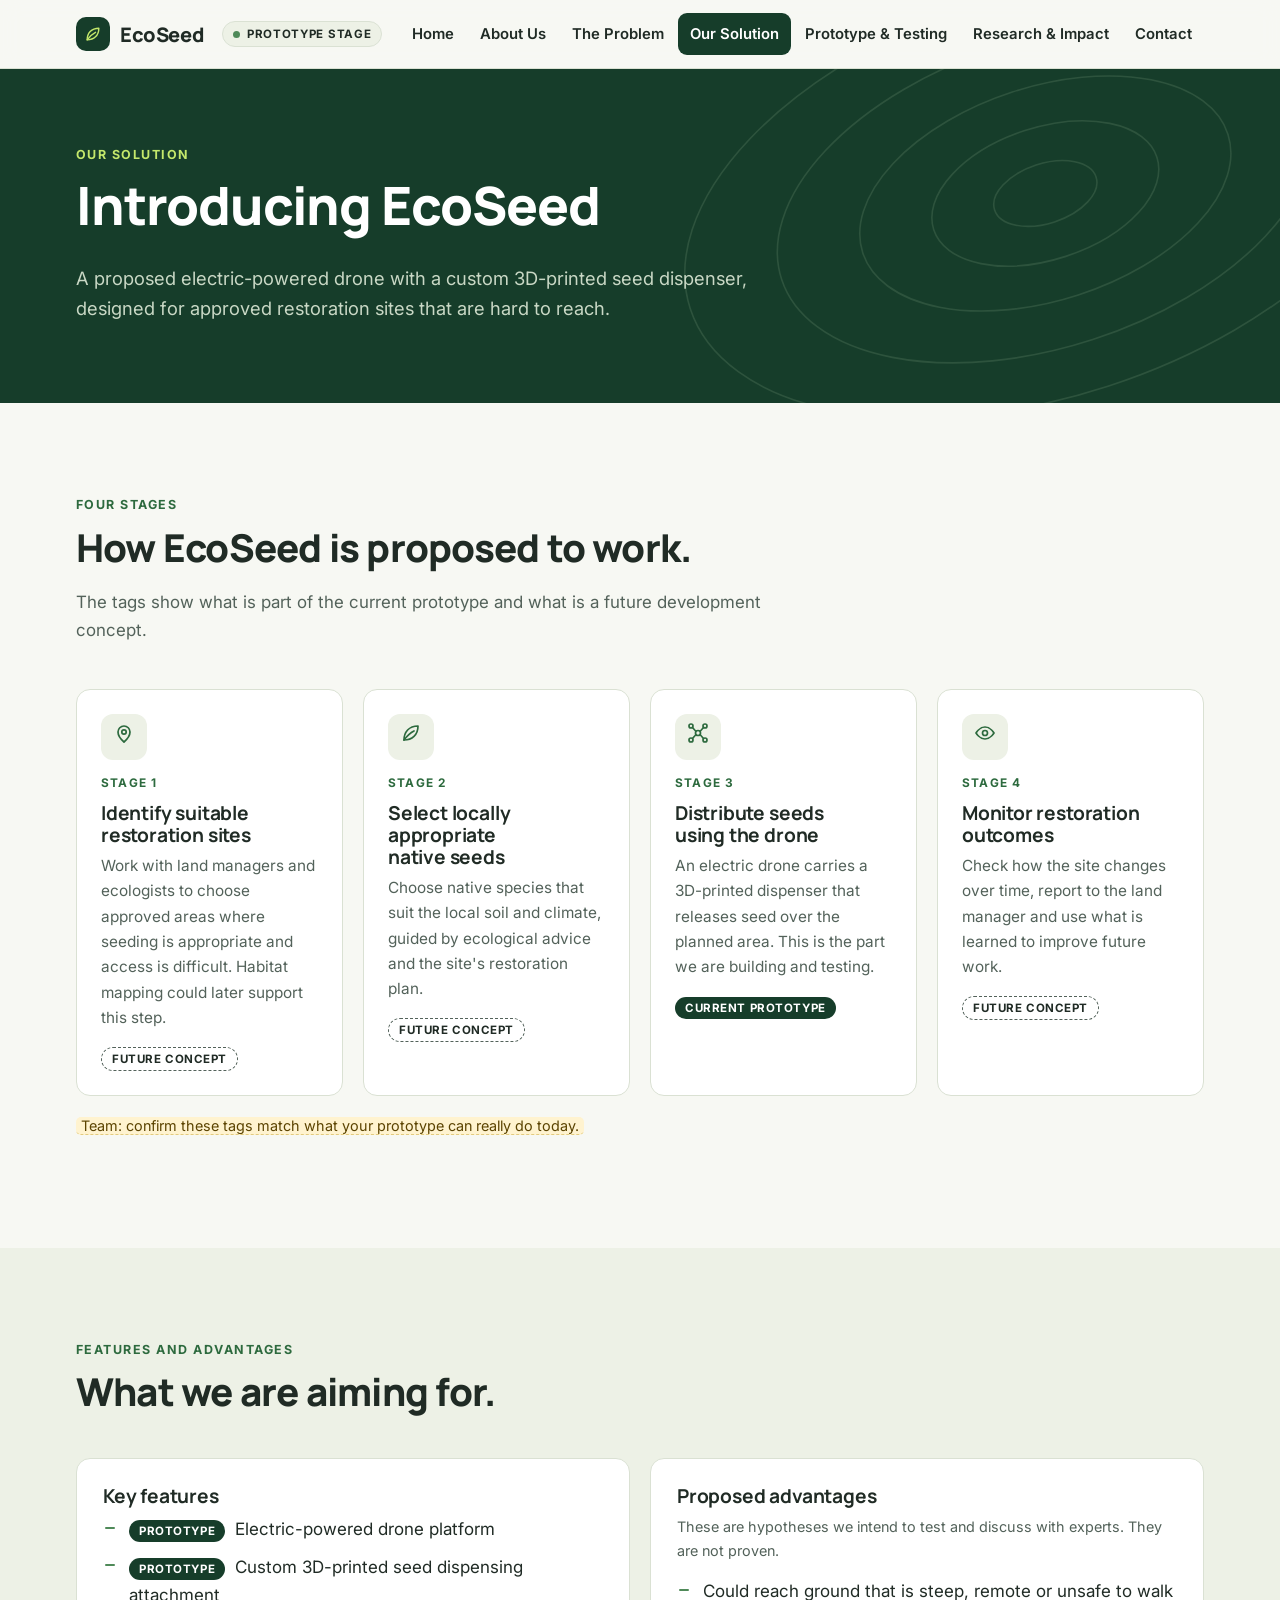
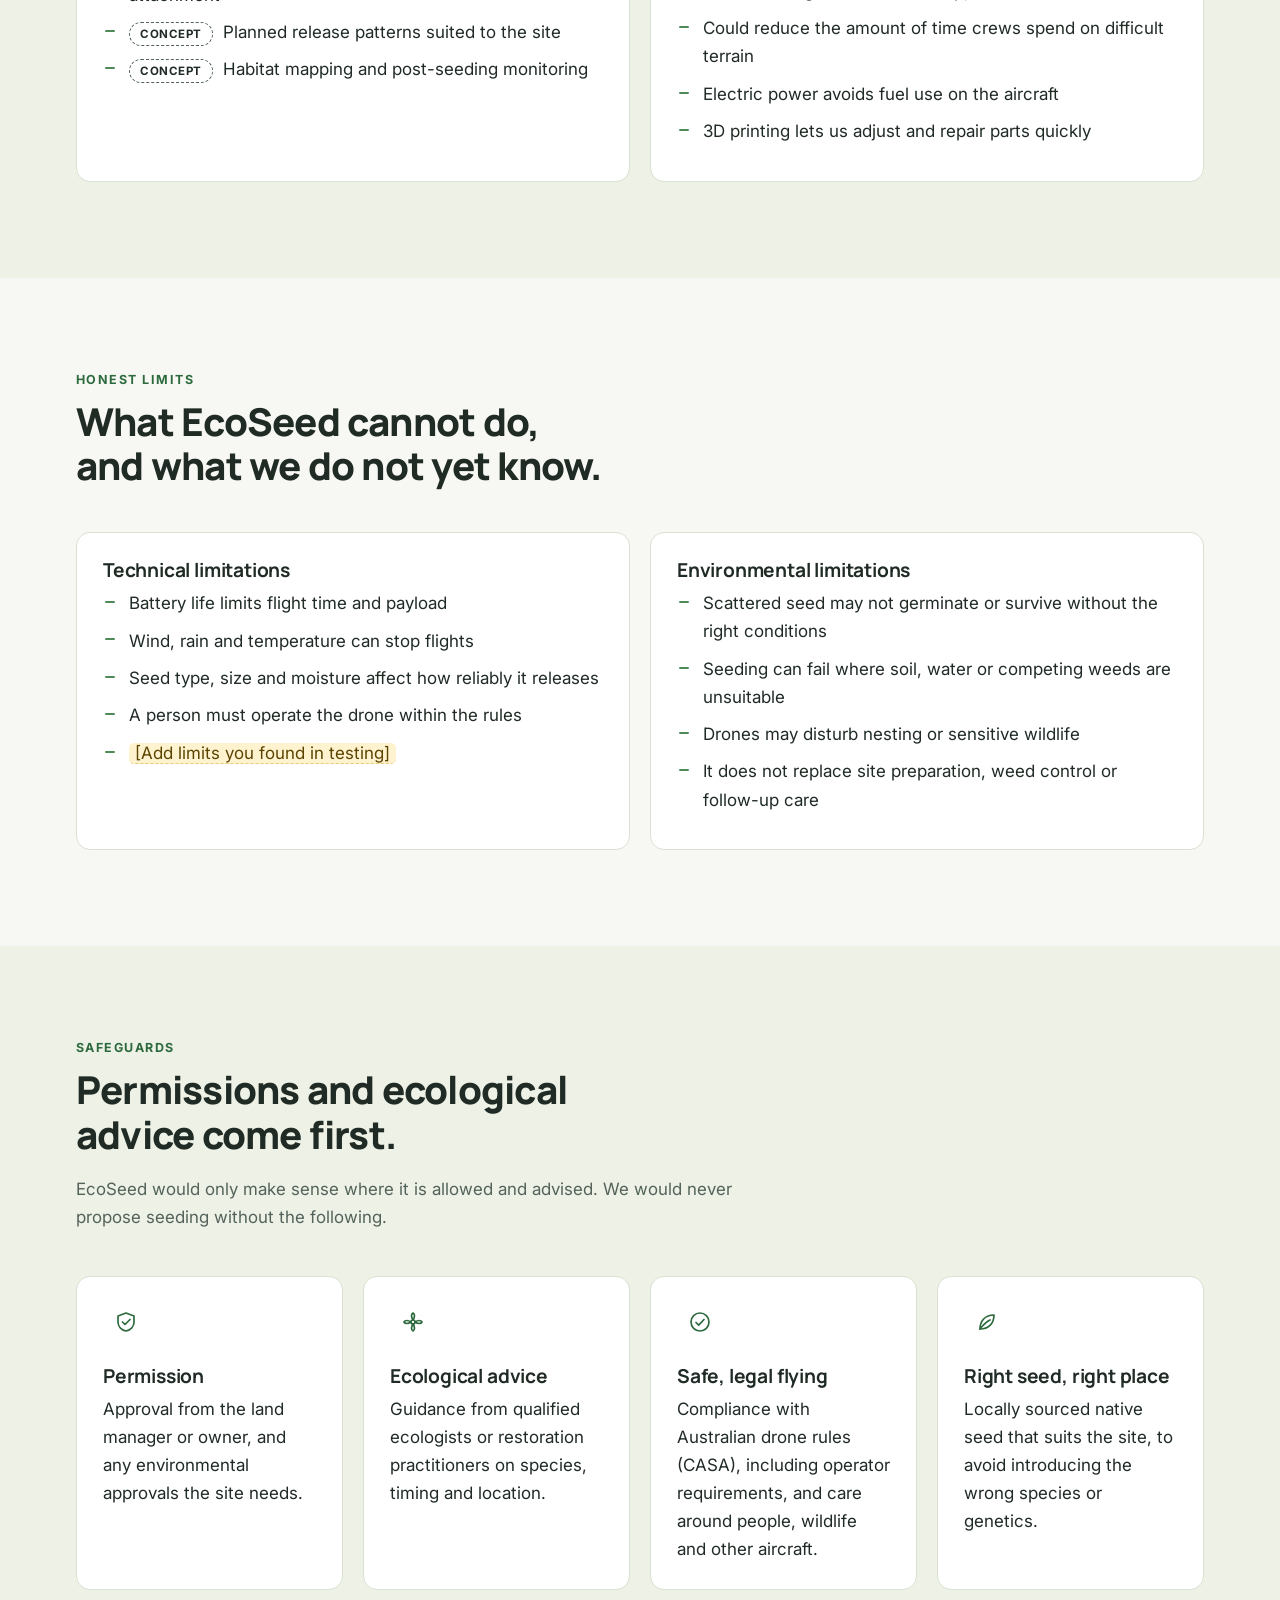
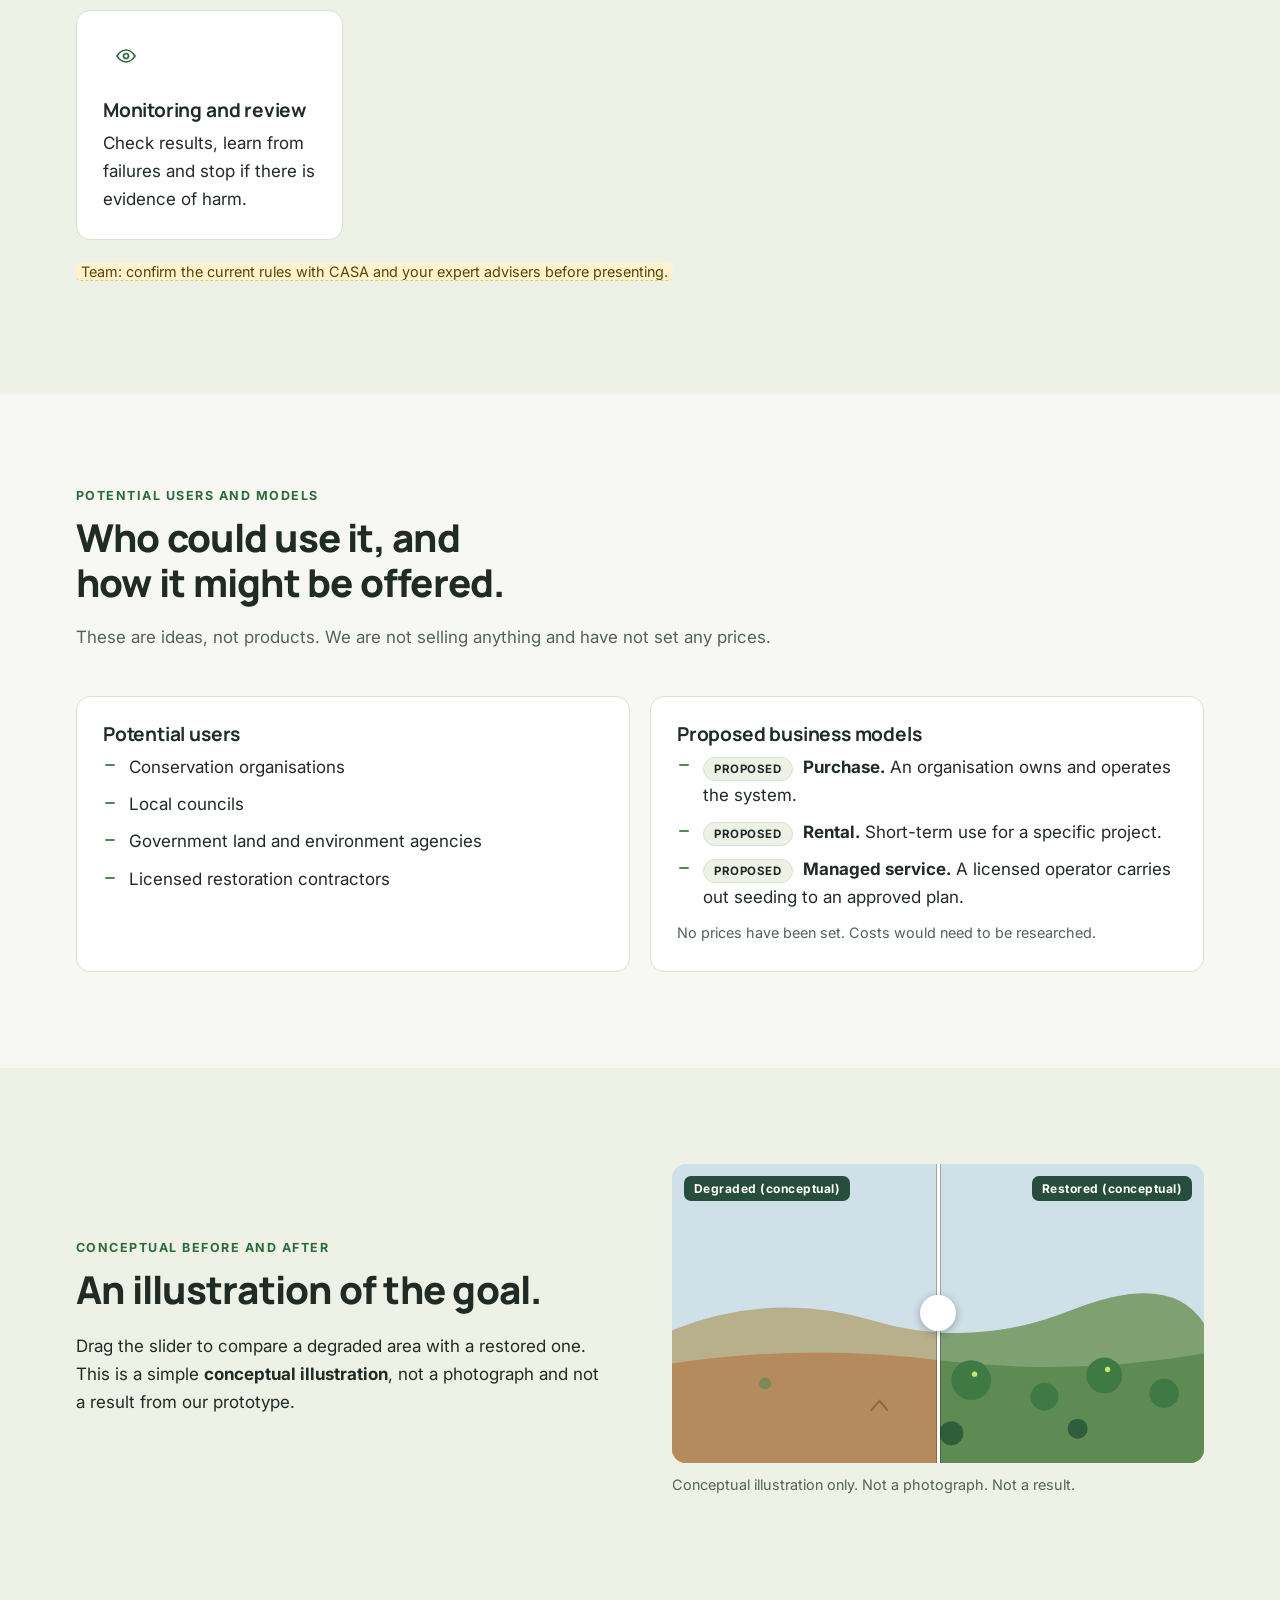
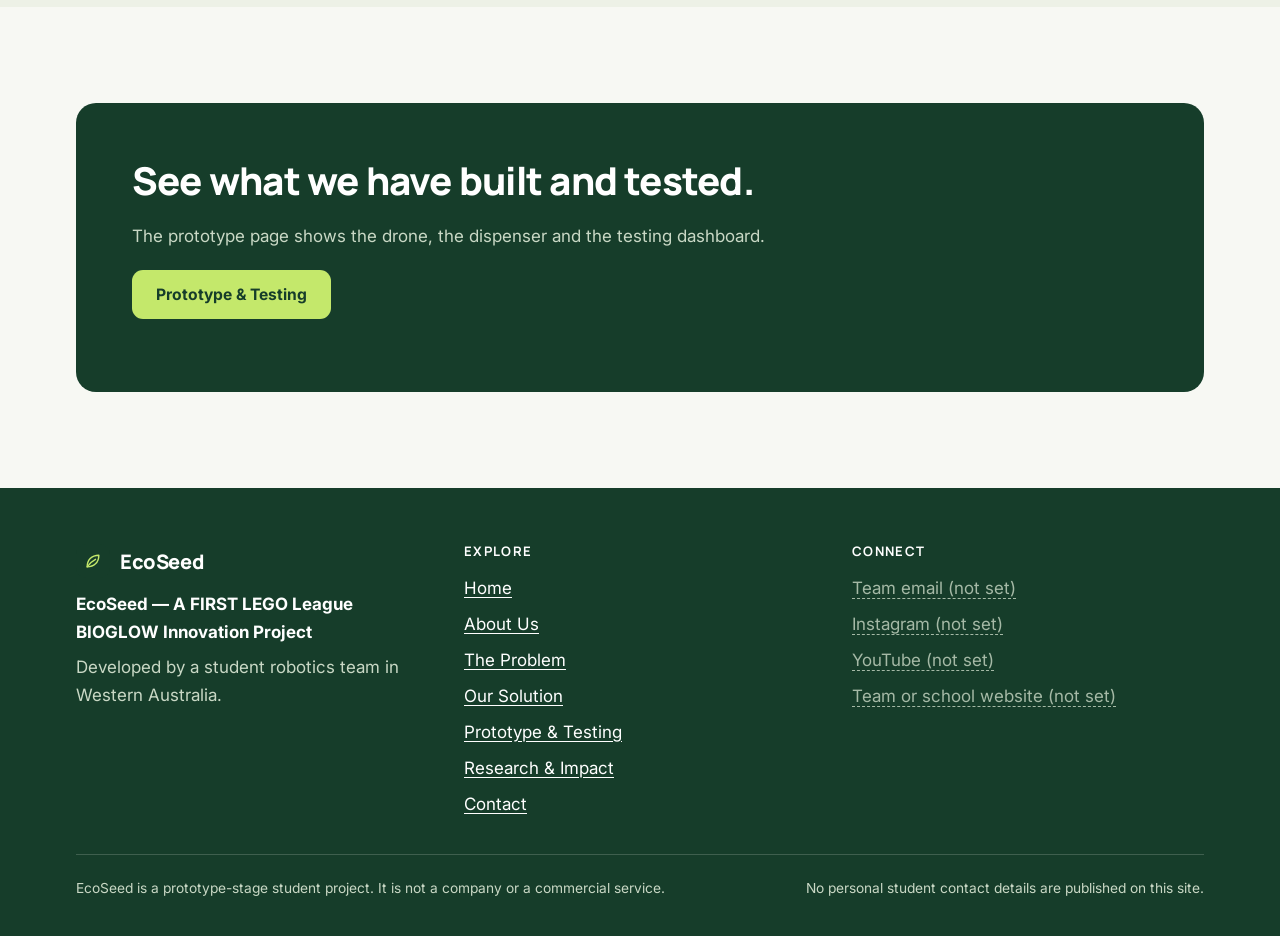
<file: solution.html>
<!doctype html>
<html lang="en-AU">
<head>
<meta charset="utf-8">
<meta name="viewport" content="width=device-width, initial-scale=1">
<title>Our Solution | EcoSeed</title>
<meta name="description" content="Introducing EcoSeed: a proposed electric drone with a 3D-printed seed dispenser for native habitat restoration. See what is prototype, what is concept, and the limits and safeguards.">
<meta name="theme-color" content="#163D2A">
<link rel="preconnect" href="https://fonts.googleapis.com"><link rel="preconnect" href="https://fonts.gstatic.com" crossorigin>
<link rel="stylesheet" href="https://fonts.googleapis.com/css2?family=Inter:wght@400;500;600;700&family=Manrope:wght@600;700;800&display=swap">
<link rel="stylesheet" href="assets/styles.css">
</head>
<body>
<a class="skip" href="#main">Skip to content</a>
<div id="site-header"></div>
<main id="main" data-page="solution">

<section class="page-hero">
  <svg class="topo" viewBox="0 0 1200 400" preserveAspectRatio="xMidYMid slice" aria-hidden="true" fill="none" stroke="#A8C5A0" stroke-opacity=".16" stroke-width="1.5"><g transform="translate(980 160) rotate(-18)"><ellipse rx="50" ry="28"/><ellipse rx="110" ry="62"/><ellipse rx="180" ry="100"/><ellipse rx="260" ry="144"/><ellipse rx="350" ry="190"/></g></svg>
  <div class="container">
    <span class="eyebrow">Our Solution</span>
    <h1>Introducing EcoSeed</h1>
    <p class="lead">A proposed electric-powered drone with a custom 3D-printed seed dispenser, designed for approved restoration sites that are hard to reach.</p>
  </div>
</section>

<section class="section">
  <div class="container">
    <div class="section-head reveal">
      <span class="eyebrow">Four stages</span>
      <h2>How EcoSeed is proposed to work.</h2>
      <p>The tags show what is part of the current prototype and what is a future development concept.</p>
    </div>
    <ol class="process">
      <li class="reveal"><div class="icon"><span data-icon="site"></span></div><span class="step-n">Stage 1</span><h3>Identify suitable restoration sites</h3><p>Work with land managers and ecologists to choose approved areas where seeding is appropriate and access is difficult. Habitat mapping could later support this step.</p><span class="tag tag-concept">Future concept</span></li>
      <li class="reveal"><div class="icon"><span data-icon="seed"></span></div><span class="step-n">Stage 2</span><h3>Select locally appropriate native seeds</h3><p>Choose native species that suit the local soil and climate, guided by ecological advice and the site's restoration plan.</p><span class="tag tag-concept">Future concept</span></li>
      <li class="reveal"><div class="icon"><span data-icon="drone"></span></div><span class="step-n">Stage 3</span><h3>Distribute seeds using the drone</h3><p>An electric drone carries a 3D-printed dispenser that releases seed over the planned area. This is the part we are building and testing.</p><span class="tag tag-proto">Current prototype</span></li>
      <li class="reveal"><div class="icon"><span data-icon="monitor"></span></div><span class="step-n">Stage 4</span><h3>Monitor restoration outcomes</h3><p>Check how the site changes over time, report to the land manager and use what is learned to improve future work.</p><span class="tag tag-concept">Future concept</span></li>
    </ol>
    <p class="small muted" style="margin-top:18px"><span class="ph">Team: confirm these tags match what your prototype can really do today.</span></p>
  </div>
</section>

<section class="section alt">
  <div class="container">
    <div class="section-head reveal">
      <span class="eyebrow">Features and advantages</span>
      <h2>What we are aiming for.</h2>
    </div>
    <div class="grid cols-2">
      <article class="card reveal">
        <h3>Key features</h3>
        <ul class="clean">
          <li><span class="tag tag-proto">Prototype</span>&nbsp; Electric-powered drone platform</li>
          <li><span class="tag tag-proto">Prototype</span>&nbsp; Custom 3D-printed seed dispensing attachment</li>
          <li><span class="tag tag-concept">Concept</span>&nbsp; Planned release patterns suited to the site</li>
          <li><span class="tag tag-concept">Concept</span>&nbsp; Habitat mapping and post-seeding monitoring</li>
        </ul>
      </article>
      <article class="card reveal">
        <h3>Proposed advantages</h3>
        <p class="small muted">These are hypotheses we intend to test and discuss with experts. They are not proven.</p>
        <ul class="clean">
          <li>Could reach ground that is steep, remote or unsafe to walk</li>
          <li>Could reduce the amount of time crews spend on difficult terrain</li>
          <li>Electric power avoids fuel use on the aircraft</li>
          <li>3D printing lets us adjust and repair parts quickly</li>
        </ul>
      </article>
    </div>
  </div>
</section>

<section class="section">
  <div class="container">
    <div class="section-head reveal">
      <span class="eyebrow">Honest limits</span>
      <h2>What EcoSeed cannot do, and what we do not yet know.</h2>
    </div>
    <div class="grid cols-2">
      <article class="card reveal"><h3>Technical limitations</h3>
        <ul class="clean">
          <li>Battery life limits flight time and payload</li>
          <li>Wind, rain and temperature can stop flights</li>
          <li>Seed type, size and moisture affect how reliably it releases</li>
          <li>A person must operate the drone within the rules</li>
          <li><span class="ph">[Add limits you found in testing]</span></li>
        </ul></article>
      <article class="card reveal"><h3>Environmental limitations</h3>
        <ul class="clean">
          <li>Scattered seed may not germinate or survive without the right conditions</li>
          <li>Seeding can fail where soil, water or competing weeds are unsuitable</li>
          <li>Drones may disturb nesting or sensitive wildlife</li>
          <li>It does not replace site preparation, weed control or follow-up care</li>
        </ul></article>
    </div>
  </div>
</section>

<section class="section alt">
  <div class="container">
    <div class="section-head reveal">
      <span class="eyebrow">Safeguards</span>
      <h2>Permissions and ecological advice come first.</h2>
      <p>EcoSeed would only make sense where it is allowed and advised. We would never propose seeding without the following.</p>
    </div>
    <div class="grid cols-3">
      <article class="card reveal"><div class="icon"><span data-icon="shield"></span></div><h3>Permission</h3><p>Approval from the land manager or owner, and any environmental approvals the site needs.</p></article>
      <article class="card reveal"><div class="icon"><span data-icon="flower"></span></div><h3>Ecological advice</h3><p>Guidance from qualified ecologists or restoration practitioners on species, timing and location.</p></article>
      <article class="card reveal"><div class="icon"><span data-icon="check"></span></div><h3>Safe, legal flying</h3><p>Compliance with Australian drone rules (CASA), including operator requirements, and care around people, wildlife and other aircraft.</p></article>
      <article class="card reveal"><div class="icon"><span data-icon="seed"></span></div><h3>Right seed, right place</h3><p>Locally sourced native seed that suits the site, to avoid introducing the wrong species or genetics.</p></article>
      <article class="card reveal"><div class="icon"><span data-icon="monitor"></span></div><h3>Monitoring and review</h3><p>Check results, learn from failures and stop if there is evidence of harm.</p></article>
    </div>
    <p class="small muted" style="margin-top:20px"><span class="ph">Team: confirm the current rules with CASA and your expert advisers before presenting.</span></p>
  </div>
</section>

<section class="section">
  <div class="container">
    <div class="section-head reveal">
      <span class="eyebrow">Potential users and models</span>
      <h2>Who could use it, and how it might be offered.</h2>
      <p>These are ideas, not products. We are not selling anything and have not set any prices.</p>
    </div>
    <div class="grid cols-2">
      <article class="card reveal"><h3>Potential users</h3>
        <ul class="clean">
          <li>Conservation organisations</li>
          <li>Local councils</li>
          <li>Government land and environment agencies</li>
          <li>Licensed restoration contractors</li>
        </ul></article>
      <article class="card reveal"><h3>Proposed business models</h3>
        <ul class="clean">
          <li><span class="tag tag-proposed">Proposed</span>&nbsp; <strong>Purchase.</strong> An organisation owns and operates the system.</li>
          <li><span class="tag tag-proposed">Proposed</span>&nbsp; <strong>Rental.</strong> Short-term use for a specific project.</li>
          <li><span class="tag tag-proposed">Proposed</span>&nbsp; <strong>Managed service.</strong> A licensed operator carries out seeding to an approved plan.</li>
        </ul>
        <p class="small muted">No prices have been set. Costs would need to be researched.</p></article>
    </div>
  </div>
</section>

<section class="section alt">
  <div class="container split">
    <div class="reveal">
      <span class="eyebrow">Conceptual before and after</span>
      <h2>An illustration of the goal.</h2>
      <p>Drag the slider to compare a degraded area with a restored one. This is a simple <strong>conceptual illustration</strong>, not a photograph and not a result from our prototype.</p>
    </div>
    <div class="reveal">
      <div class="compare">
        <svg viewBox="0 0 800 450" preserveAspectRatio="xMidYMid slice" role="img" aria-label="Conceptual illustration of a degraded landscape with bare ground and few plants">
          <rect width="800" height="450" fill="#CFE0E8"/>
          <path d="M0 250 Q150 190 300 235 T600 220 T800 240 V450 H0Z" fill="#B7B08B"/>
          <path d="M0 300 Q200 270 400 295 T800 285 V450 H0Z" fill="#B58B5E"/>
          <g fill="#7C8A57"><circle cx="140" cy="330" r="9"/><circle cx="470" cy="345" r="8"/><circle cx="660" cy="320" r="7"/></g>
          <g stroke="#8A6A45" stroke-width="3" stroke-linecap="round"><path d="M300 370 l12 -14M312 356 l12 14"/><path d="M560 390 l10 -12"/></g>
        </svg>
        <svg class="after" viewBox="0 0 800 450" preserveAspectRatio="xMidYMid slice" role="img" aria-label="Conceptual illustration of a restored landscape with dense native plants">
          <rect width="800" height="450" fill="#CFE0E8"/>
          <path d="M0 250 Q150 190 300 235 T600 220 T800 240 V450 H0Z" fill="#7FA070"/>
          <path d="M0 300 Q200 270 400 295 T800 285 V450 H0Z" fill="#5E8B54"/>
          <g fill="#3F7A45"><circle cx="90" cy="320" r="26"/><circle cx="170" cy="340" r="20"/><circle cx="260" cy="315" r="28"/><circle cx="360" cy="350" r="22"/><circle cx="450" cy="325" r="30"/><circle cx="560" cy="350" r="21"/><circle cx="650" cy="318" r="27"/><circle cx="740" cy="345" r="22"/></g>
          <g fill="#C4E86B"><circle cx="100" cy="312" r="4"/><circle cx="268" cy="305" r="4"/><circle cx="455" cy="316" r="4"/><circle cx="655" cy="309" r="4"/></g>
          <g fill="#2F5E3A"><circle cx="210" cy="395" r="16"/><circle cx="420" cy="405" r="18"/><circle cx="610" cy="398" r="15"/></g>
        </svg>
        <span class="lbl l">Degraded (conceptual)</span><span class="lbl r">Restored (conceptual)</span>
        <div class="handle"></div>
        <input type="range" min="0" max="100" value="50" aria-label="Compare degraded and restored conceptual illustrations">
      </div>
      <p class="small muted" style="margin-top:10px">Conceptual illustration only. Not a photograph. Not a result.</p>
    </div>
  </div>
</section>

<section class="section">
  <div class="container">
    <div class="cta-band reveal">
      <h2>See what we have built and tested.</h2>
      <p>The prototype page shows the drone, the dispenser and the testing dashboard.</p>
      <p style="margin-top:20px"><a class="btn btn-lime" href="prototype.html">Prototype &amp; Testing</a></p>
    </div>
  </div>
</section>

</main>
<div id="site-footer"></div>
<script src="assets/config.js"></script>
<script src="assets/site.js"></script>
</body>
</html>
</file>
<file: assets/styles.css>
/* EcoSeed shared styles. Palette tokens come from the team's brief. */
:root{
  --forest:#163D2A; --leaf:#4F8A59; --sage:#A8C5A0; --lime:#C4E86B;
  --bg:#F7F8F3; --surface:#FFFFFF; --surface-2:#EDF1E6; --ink:#202B25; --muted:#53625A; --line:#DAE1D3;
  --accent:#2D6A3E; --btn-bg:#163D2A; --btn-fg:#FFFFFF; --focus:#2D6A3E;
  --warn-bg:#FFF3CF; --warn-ink:#5B4300; --warn-line:#E3CB7E;
  --hero-ink:#F7F8F3; --hero-muted:#C9D8C5;
  --shadow:0 1px 2px rgba(22,61,42,.06),0 10px 28px rgba(22,61,42,.07);
  --font-display:'Manrope',system-ui,-apple-system,'Segoe UI',sans-serif;
  --font-body:'Inter',system-ui,-apple-system,'Segoe UI',sans-serif;
  --r:14px;
}
@media (prefers-color-scheme: dark){
  :root:not([data-theme="light"]){
    --bg:#0F1913; --surface:#16231B; --surface-2:#1B2A20; --ink:#E6EDE4; --muted:#A6B6AB; --line:#2A3B30;
    --accent:#A8C5A0; --btn-bg:#C4E86B; --btn-fg:#163D2A; --focus:#C4E86B;
    --warn-bg:#3A2F10; --warn-ink:#F2E0A8; --warn-line:#6B5719;
    --shadow:0 1px 2px rgba(0,0,0,.3),0 10px 28px rgba(0,0,0,.25);
    color-scheme:dark;
  }
}
:root[data-theme="dark"]{
  --bg:#0F1913; --surface:#16231B; --surface-2:#1B2A20; --ink:#E6EDE4; --muted:#A6B6AB; --line:#2A3B30;
  --accent:#A8C5A0; --btn-bg:#C4E86B; --btn-fg:#163D2A; --focus:#C4E86B;
  --warn-bg:#3A2F10; --warn-ink:#F2E0A8; --warn-line:#6B5719;
  --shadow:0 1px 2px rgba(0,0,0,.3),0 10px 28px rgba(0,0,0,.25);
  color-scheme:dark;
}

*,*::before,*::after{box-sizing:border-box}
html{scroll-behavior:smooth}
body{margin:0;background:var(--bg);color:var(--ink);font-family:var(--font-body);font-size:17px;line-height:1.65;-webkit-font-smoothing:antialiased}
img,svg{max-width:100%}
h1,h2,h3,h4{font-family:var(--font-display);line-height:1.15;letter-spacing:-.02em;text-wrap:balance;margin:0 0 .5em}
h1{font-size:clamp(2.3rem,5.5vw,3.9rem);font-weight:800}
h2{font-size:clamp(1.7rem,3.4vw,2.4rem);font-weight:800}
h3{font-size:1.2rem;font-weight:700;letter-spacing:-.01em}
h4{font-size:1rem;font-weight:700}
p{margin:0 0 1em;max-width:68ch}
a{color:var(--accent);text-underline-offset:3px}
a:hover{text-decoration-thickness:2px}
:focus-visible{outline:3px solid var(--focus);outline-offset:3px;border-radius:4px}
.skip{position:absolute;left:-999px;top:8px;background:var(--btn-bg);color:var(--btn-fg);padding:10px 16px;border-radius:8px;z-index:100}
.skip:focus{left:16px}

.container{width:100%;max-width:1160px;margin-inline:auto;padding-left:max(16px,env(safe-area-inset-left,0px));padding-right:max(16px,env(safe-area-inset-right,0px))}
.section{padding-block:clamp(56px,8vw,96px)}
.section.alt{background:var(--surface-2)}
.section-head{max-width:720px;margin-bottom:clamp(28px,4vw,44px)}
.section-head p{color:var(--muted);font-size:1.06rem}
.eyebrow{font:700 .78rem/1 var(--font-body);letter-spacing:.12em;text-transform:uppercase;color:var(--accent);margin:0 0 14px;display:block}
.lead{font-size:1.15rem;color:var(--muted)}
.muted{color:var(--muted)}
.small{font-size:.9rem}
.stack>*+*{margin-top:1rem}

/* Header */
body::before{content:"";position:fixed;inset:0 0 auto;height:env(safe-area-inset-top,0px);background:var(--bg);z-index:60}
.site-header{position:sticky;top:env(safe-area-inset-top,0px);z-index:50;background:color-mix(in srgb,var(--bg) 92%,transparent);backdrop-filter:blur(10px);border-bottom:1px solid var(--line)}
.header-inner{display:flex;align-items:center;justify-content:space-between;gap:16px;min-height:68px}
.brand{display:flex;align-items:center;gap:10px;text-decoration:none;color:var(--ink);font:800 1.25rem var(--font-display);letter-spacing:-.02em}
.brand-mark{width:34px;height:34px;border-radius:10px;background:var(--forest);display:grid;place-items:center;color:var(--lime)}
.brand-mark svg{width:20px;height:20px}
.nav{display:flex;align-items:center;gap:2px}
.nav a{display:block;padding:9px 12px;border-radius:9px;color:var(--ink);text-decoration:none;font-weight:600;font-size:.93rem;transition:background .2s,color .2s}
.nav a:hover{background:var(--surface-2)}
.nav a[aria-current="page"]{background:var(--forest);color:#fff}
@media (prefers-color-scheme: dark){:root:not([data-theme="light"]) .nav a[aria-current="page"]{background:var(--lime);color:var(--forest)}}
:root[data-theme="dark"] .nav a[aria-current="page"]{background:var(--lime);color:var(--forest)}
.nav-toggle{display:none;background:var(--surface);border:1px solid var(--line);color:var(--ink);border-radius:10px;padding:9px 12px;font:600 .9rem var(--font-body);cursor:pointer;align-items:center;gap:8px}
.nav-toggle svg{width:20px;height:20px}
@media (max-width:1060px){
  .nav-toggle{display:inline-flex}
  .nav{position:absolute;left:0;right:0;top:100%;background:var(--bg);border-bottom:1px solid var(--line);flex-direction:column;align-items:stretch;padding:10px max(16px,env(safe-area-inset-left,0px)) 16px;display:none;box-shadow:var(--shadow)}
  .nav.open{display:flex}
  .nav a{padding:13px 12px;font-size:1rem}
}
.status-pill{display:inline-flex;align-items:center;gap:7px;font:700 .72rem var(--font-body);letter-spacing:.06em;text-transform:uppercase;padding:5px 10px;border-radius:99px;background:var(--surface-2);color:var(--ink);border:1px solid var(--line);white-space:nowrap}
.status-pill::before{content:"";width:7px;height:7px;border-radius:50%;background:var(--leaf)}
@media (max-width:560px){.header-inner .status-pill{display:none}}

/* Buttons */
.btn{display:inline-flex;align-items:center;justify-content:center;gap:8px;padding:13px 22px;border-radius:11px;font:700 .98rem var(--font-body);text-decoration:none;border:2px solid transparent;cursor:pointer;transition:transform .2s,background .2s,box-shadow .2s;min-height:46px}
.btn:hover{transform:translateY(-1px);box-shadow:var(--shadow)}
.btn-primary{background:var(--btn-bg);color:var(--btn-fg)}
.btn-ghost{background:transparent;color:var(--ink);border-color:var(--ink)}
.btn-lime{background:var(--lime);color:var(--forest)}
.btn-outline-light{background:transparent;color:var(--hero-ink);border-color:rgba(247,248,243,.55)}
.btn-outline-light:hover{background:rgba(247,248,243,.1)}
.btn-sm{padding:8px 14px;min-height:38px;font-size:.88rem;border-radius:9px}
.btn[disabled]{opacity:.5;cursor:not-allowed;transform:none;box-shadow:none}
.btn-row{display:flex;flex-wrap:wrap;gap:12px}

/* Hero */
.hero{background:var(--forest);color:var(--hero-ink);position:relative;overflow:hidden}
.hero .topo{position:absolute;inset:0;width:100%;height:100%;opacity:.9;pointer-events:none}
.hero-inner{position:relative;display:grid;gap:40px;padding-block:clamp(48px,8vw,96px);align-items:center}
@media (min-width:900px){.hero-inner{grid-template-columns:1.1fr .9fr}}
.hero h1{color:#fff}
.hero .lead{color:var(--hero-muted);max-width:52ch}
.hero .eyebrow{color:var(--lime)}
.page-hero{background:var(--forest);color:var(--hero-ink);position:relative;overflow:hidden}
.page-hero .topo{position:absolute;inset:0;width:100%;height:100%;pointer-events:none}
.page-hero .container{position:relative;padding-block:clamp(44px,7vw,80px)}
.page-hero h1{color:#fff;font-size:clamp(2.1rem,4.6vw,3.3rem);max-width:20ch}
.page-hero .lead{color:var(--hero-muted);max-width:60ch;margin-bottom:0}
.page-hero .eyebrow{color:var(--lime)}

/* Cards and grids */
.grid{display:grid;gap:20px}
.cols-2{grid-template-columns:repeat(auto-fit,minmax(min(100%,320px),1fr))}
.cols-3{grid-template-columns:repeat(auto-fit,minmax(min(100%,260px),1fr))}
.cols-4{grid-template-columns:repeat(auto-fit,minmax(min(100%,220px),1fr))}
.split{display:grid;gap:clamp(28px,5vw,64px);align-items:center}
@media (min-width:860px){.split{grid-template-columns:1fr 1fr}.split.wide-left{grid-template-columns:1.2fr .8fr}}
.card{background:var(--surface);border:1px solid var(--line);border-radius:var(--r);padding:26px;transition:transform .25s,box-shadow .25s;min-width:0}
.card:hover{transform:translateY(-3px);box-shadow:var(--shadow)}
.card.flat:hover{transform:none;box-shadow:none}
.card h3{margin-bottom:.4em}
.card p:last-child,.card ul:last-child{margin-bottom:0}
.icon{width:46px;height:46px;border-radius:12px;background:var(--surface-2);color:var(--accent);display:grid;place-items:center;margin-bottom:16px}
.icon svg{width:24px;height:24px}
.alt .icon{background:var(--surface)}
ul.clean{list-style:none;padding:0;margin:0}
ul.clean li{padding-left:26px;position:relative;margin-bottom:.55em}
ul.clean li::before{content:"";position:absolute;left:2px;top:.7em;width:10px;height:2px;background:var(--leaf);border-radius:2px}
ul.tight{padding-left:1.1em;margin:0 0 1em}

/* Tags and placeholders */
.tag{display:inline-flex;align-items:center;font:700 .72rem var(--font-body);letter-spacing:.05em;text-transform:uppercase;padding:4px 10px;border-radius:99px;white-space:nowrap}
.tag-proto{background:var(--forest);color:#fff}
.tag-concept{background:transparent;color:var(--ink);border:1.5px dashed var(--muted)}
.tag-proposed{background:var(--surface-2);color:var(--ink);border:1px solid var(--line)}
.tag-example{background:var(--warn-bg);color:var(--warn-ink);border:1px solid var(--warn-line)}
.ph{background:var(--warn-bg);color:var(--warn-ink);border-radius:5px;padding:0 .35em;border-bottom:1.5px dashed var(--warn-line)}
.note{background:var(--warn-bg);color:var(--warn-ink);border:1px solid var(--warn-line);border-radius:12px;padding:16px 20px;font-size:.95rem}
.note p{margin:0 0 .5em;max-width:none}.note p:last-child{margin:0}
.note.info{background:var(--surface-2);color:var(--ink);border-color:var(--line)}

/* Image slots */
.slot{position:relative;aspect-ratio:var(--ratio,4/3);border-radius:var(--r);overflow:hidden;background:var(--surface-2);border:1.5px dashed var(--muted);margin:0}
.slot img{width:100%;height:100%;object-fit:cover;display:block}
.slot.filled{border:0}
.slot-ph{position:absolute;inset:0;display:flex;flex-direction:column;align-items:center;justify-content:center;gap:6px;padding:16px;text-align:center;color:var(--muted);font-size:.86rem}
.slot-ph svg{width:30px;height:30px;color:var(--leaf)}
.slot-ph strong{color:var(--ink);font-size:.92rem}
.slot-ph code{font-size:.78rem;background:var(--surface);padding:2px 6px;border-radius:5px;color:var(--ink)}
.slot-cap{position:absolute;left:10px;bottom:10px;background:rgba(22,61,42,.88);color:#fff;font-size:.78rem;padding:4px 10px;border-radius:7px}
.hero .slot{--ratio:5/4;border-color:rgba(247,248,243,.4);background:rgba(247,248,243,.06)}
.hero .slot-ph,.hero .slot-ph strong{color:var(--hero-muted)}
.hero .slot-ph code{background:rgba(0,0,0,.25);color:#fff}
.gallery{display:grid;gap:16px;grid-template-columns:repeat(auto-fill,minmax(min(100%,240px),1fr))}
.gallery .slot{--ratio:4/3}

/* Process steps */
.process{list-style:none;margin:0;padding:0;display:grid;gap:20px;grid-template-columns:repeat(auto-fit,minmax(min(100%,230px),1fr));counter-reset:step}
.process li{background:var(--surface);border:1px solid var(--line);border-radius:var(--r);padding:24px;position:relative;min-width:0}
.process .step-n{font:700 .74rem var(--font-body);letter-spacing:.1em;text-transform:uppercase;color:var(--accent);display:block;margin-bottom:12px}
.process h3{margin-bottom:.35em}
.process p{font-size:.96rem;color:var(--muted);margin-bottom:.8em}
.process .tag{margin-top:2px}

/* Timeline */
.timeline{list-style:none;margin:0;padding:0 0 0 22px;border-left:2px solid var(--sage)}
.timeline li{position:relative;padding:0 0 28px 22px}
.timeline li::before{content:"";position:absolute;left:-30px;top:6px;width:14px;height:14px;border-radius:50%;background:var(--bg);border:3px solid var(--leaf)}
.alt .timeline li::before{background:var(--surface-2)}
.timeline .when{font:700 .78rem var(--font-body);letter-spacing:.08em;text-transform:uppercase;color:var(--accent)}
.timeline h3{margin:.15em 0 .2em}
.timeline p{margin:0;color:var(--muted);font-size:.97rem}

/* Progress */
.progress{list-style:none;margin:0;padding:0;display:grid;gap:12px;grid-template-columns:repeat(auto-fit,minmax(min(100%,190px),1fr))}
.progress li{background:var(--surface);border:1px solid var(--line);border-radius:12px;padding:16px 18px;display:flex;flex-direction:column;gap:8px;min-width:0}
.progress strong{font-family:var(--font-display);font-size:1rem}
.state{font:700 .7rem var(--font-body);letter-spacing:.06em;text-transform:uppercase;padding:3px 9px;border-radius:99px;align-self:flex-start}
.state.done{background:var(--forest);color:#fff}
.state.now{background:var(--lime);color:var(--forest)}
.state.next{background:transparent;border:1.5px dashed var(--muted);color:var(--muted)}
.state.unset{background:var(--warn-bg);color:var(--warn-ink);border:1px solid var(--warn-line)}

/* Stat/indicator tiles */
.stat{background:var(--surface);border:1px solid var(--line);border-radius:var(--r);padding:22px}
.stat .num{font:800 2.4rem/1 var(--font-display);letter-spacing:-.03em;color:var(--ink)}
.stat .num.empty{color:var(--muted)}
.stat .lab{color:var(--muted);font-size:.95rem;margin-top:8px}

/* Team */
.team-card{text-align:left}
.avatar{aspect-ratio:1;border-radius:12px;background:var(--surface-2);border:1.5px dashed var(--muted);margin-bottom:14px;display:grid;place-items:center;color:var(--leaf);overflow:hidden}
.avatar svg{width:38%;height:38%}
.avatar img{width:100%;height:100%;object-fit:cover}
.avatar.filled{border:0}
.team-card h3{font-size:1.05rem;margin-bottom:.15em}
.team-card .role{color:var(--muted);font-size:.9rem;margin:0}

/* Tables */
.table-wrap{overflow-x:auto;border:1px solid var(--line);border-radius:var(--r);background:var(--surface)}
table{border-collapse:collapse;width:100%;min-width:560px;font-variant-numeric:tabular-nums}
th,td{text-align:left;padding:13px 16px;border-bottom:1px solid var(--line);vertical-align:top;font-size:.95rem}
th{font:700 .74rem var(--font-body);letter-spacing:.08em;text-transform:uppercase;color:var(--muted);background:var(--surface-2)}
tr:last-child td{border-bottom:0}
td.num,th.num{text-align:right}

/* Toggle comparison */
.toggle{display:inline-flex;background:var(--surface-2);border:1px solid var(--line);border-radius:12px;padding:4px;gap:4px;margin-bottom:24px;flex-wrap:wrap}
.toggle button{border:0;background:transparent;color:var(--ink);font:700 .92rem var(--font-body);padding:10px 18px;border-radius:9px;cursor:pointer;transition:background .2s}
.toggle button[aria-pressed="true"]{background:var(--btn-bg);color:var(--btn-fg)}
.flow{list-style:none;margin:0;padding:0;display:grid;gap:12px}
.flow li{background:var(--surface);border:1px solid var(--line);border-radius:12px;padding:14px 18px;display:grid;grid-template-columns:34px 1fr;gap:14px;align-items:start}
.flow .dot{width:34px;height:34px;border-radius:50%;background:var(--surface-2);display:grid;place-items:center;font:800 .85rem var(--font-display);color:var(--accent)}
.flow p{margin:0;font-size:.97rem}
.flow strong{display:block}

/* Compare slider */
.compare{position:relative;border-radius:var(--r);overflow:hidden;aspect-ratio:16/9;background:var(--surface-2);--pos:50%;user-select:none;touch-action:pan-y}
.compare svg{position:absolute;inset:0;width:100%;height:100%;display:block}
.compare .after{clip-path:inset(0 0 0 var(--pos))}
.compare .handle{position:absolute;top:0;bottom:0;left:var(--pos);width:3px;margin-left:-1.5px;background:#fff;pointer-events:none;box-shadow:0 0 0 1px rgba(0,0,0,.25)}
.compare .handle::after{content:"";position:absolute;top:50%;left:50%;width:36px;height:36px;margin:-18px;border-radius:50%;background:#fff;box-shadow:0 2px 8px rgba(0,0,0,.3)}
.compare input[type=range]{position:absolute;inset:0;width:100%;height:100%;opacity:0;cursor:ew-resize;margin:0}
.compare:focus-within{outline:3px solid var(--focus);outline-offset:3px}
.compare .lbl{position:absolute;top:12px;background:rgba(22,61,42,.9);color:#fff;font:700 .75rem var(--font-body);padding:5px 10px;border-radius:7px;letter-spacing:.04em}
.compare .lbl.l{left:12px}.compare .lbl.r{right:12px}

/* Forms */
.form{display:grid;gap:18px}
.field{display:grid;gap:6px;min-width:0}
.field label,.field legend{font-weight:600;font-size:.94rem}
.field .hint{color:var(--muted);font-size:.84rem;font-weight:400}
input[type=text],input[type=email],input[type=number],select,textarea{width:100%;font:inherit;font-size:1rem;color:var(--ink);background:var(--surface);border:1.5px solid var(--muted);border-radius:10px;padding:11px 13px;min-height:46px}
textarea{min-height:120px;resize:vertical}
input:focus-visible,select:focus-visible,textarea:focus-visible{outline:3px solid var(--focus);outline-offset:1px}
.field.invalid input,.field.invalid select,.field.invalid textarea{border-color:#B3261E}
.err{color:#B3261E;font-size:.86rem;min-height:0;margin:0}
@media (prefers-color-scheme: dark){:root:not([data-theme="light"]) .err{color:#FFB4AB}:root:not([data-theme="light"]) .field.invalid input,:root:not([data-theme="light"]) .field.invalid select,:root:not([data-theme="light"]) .field.invalid textarea{border-color:#FFB4AB}}
:root[data-theme="dark"] .err{color:#FFB4AB}
:root[data-theme="dark"] .field.invalid input,:root[data-theme="dark"] .field.invalid select,:root[data-theme="dark"] .field.invalid textarea{border-color:#FFB4AB}
.row-2{display:grid;gap:18px;grid-template-columns:repeat(auto-fit,minmax(min(100%,240px),1fr))}
fieldset{border:0;padding:0;margin:0;min-width:0}
.choices{display:flex;flex-wrap:wrap;gap:8px}
.choices label{display:inline-flex;align-items:center;gap:8px;font-weight:500;background:var(--surface);border:1.5px solid var(--line);padding:9px 14px;border-radius:10px;cursor:pointer;min-height:44px}
.choices input{accent-color:var(--leaf);width:18px;height:18px}
.status-box{border-radius:12px;padding:14px 18px;font-size:.96rem;border:1px solid var(--line);background:var(--surface-2)}
.status-box.ok{background:var(--forest);color:#fff;border-color:var(--forest)}
.status-box.warn{background:var(--warn-bg);color:var(--warn-ink);border-color:var(--warn-line)}
.status-box.bad{background:#FDE7E4;color:#7A1710;border-color:#F2B8B2}
@media (prefers-color-scheme: dark){:root:not([data-theme="light"]) .status-box.bad{background:#47201C;color:#FFD9D4;border-color:#7A3A33}}
:root[data-theme="dark"] .status-box.bad{background:#47201C;color:#FFD9D4;border-color:#7A3A33}
.status-box p{margin:0 0 .4em;max-width:none}.status-box p:last-child{margin:0}
details.card summary{cursor:pointer;font:700 1.05rem var(--font-display);list-style:none;display:flex;justify-content:space-between;align-items:center;gap:12px}
details.card summary::-webkit-details-marker{display:none}
details.card summary::after{content:"+";font-size:1.4rem;color:var(--accent)}
details.card[open] summary::after{content:"\2212"}
details.card[open] summary{margin-bottom:20px}

/* Meter and dashboard */
.meter{height:12px;border-radius:99px;background:var(--surface-2);overflow:hidden;border:1px solid var(--line)}
.meter>span{display:block;height:100%;background:var(--leaf);border-radius:99px;transition:width .5s}
.dash-summary{display:grid;gap:16px;grid-template-columns:repeat(auto-fit,minmax(min(100%,170px),1fr))}
.chart-box{background:var(--surface);border:1px solid var(--line);border-radius:var(--r);padding:20px}
.empty{border:1.5px dashed var(--muted);border-radius:var(--r);padding:30px;text-align:center;color:var(--muted);background:var(--surface)}
.empty strong{display:block;color:var(--ink);font:700 1.05rem var(--font-display);margin-bottom:4px}
.rate-cell{min-width:140px}
.rate-cell .meter{height:8px;margin-top:6px}
textarea.csv{font-family:ui-monospace,Menlo,Consolas,monospace;font-size:.82rem;min-height:140px}

/* Footer */
.site-footer{background:var(--forest);color:var(--hero-muted);padding-block:56px 36px;margin-top:0}
.site-footer a{color:#fff}
.footer-grid{display:grid;gap:36px;grid-template-columns:repeat(auto-fit,minmax(min(100%,220px),1fr));margin-bottom:36px}
.site-footer h4{color:#fff;font-size:.82rem;letter-spacing:.1em;text-transform:uppercase;margin-bottom:14px}
.site-footer ul{list-style:none;margin:0;padding:0;display:grid;gap:8px}
.site-footer .brand{color:#fff;margin-bottom:12px}
.footer-title{color:#fff;font-weight:700;margin:0 0 6px}
.link-off{opacity:.8;border-bottom:1px dashed var(--hero-muted);cursor:help}
.footer-bottom{border-top:1px solid rgba(247,248,243,.18);padding-top:22px;font-size:.86rem;display:flex;flex-wrap:wrap;gap:8px 24px;justify-content:space-between}

/* Reveal: visible at rest, only shifts when scrolled into view */
.reveal{transform:translateY(14px);transition:transform .6s ease}
.reveal.in{transform:none}
@media (prefers-reduced-motion:reduce){
  html{scroll-behavior:auto}
  *,*::before,*::after{transition-duration:.01ms!important;animation-duration:.01ms!important}
  .reveal{transform:none}
}
.cta-band{background:var(--forest);color:var(--hero-ink);border-radius:20px;padding:clamp(28px,5vw,56px);position:relative;overflow:hidden}
.cta-band h2{color:#fff}
.cta-band p{color:var(--hero-muted)}
.value-grid .card h3{display:flex;align-items:center;gap:10px}
.value-grid .card.focus{border-color:var(--leaf);border-width:2px}
.crumbs{font-size:.9rem;color:var(--muted)}
</file>
